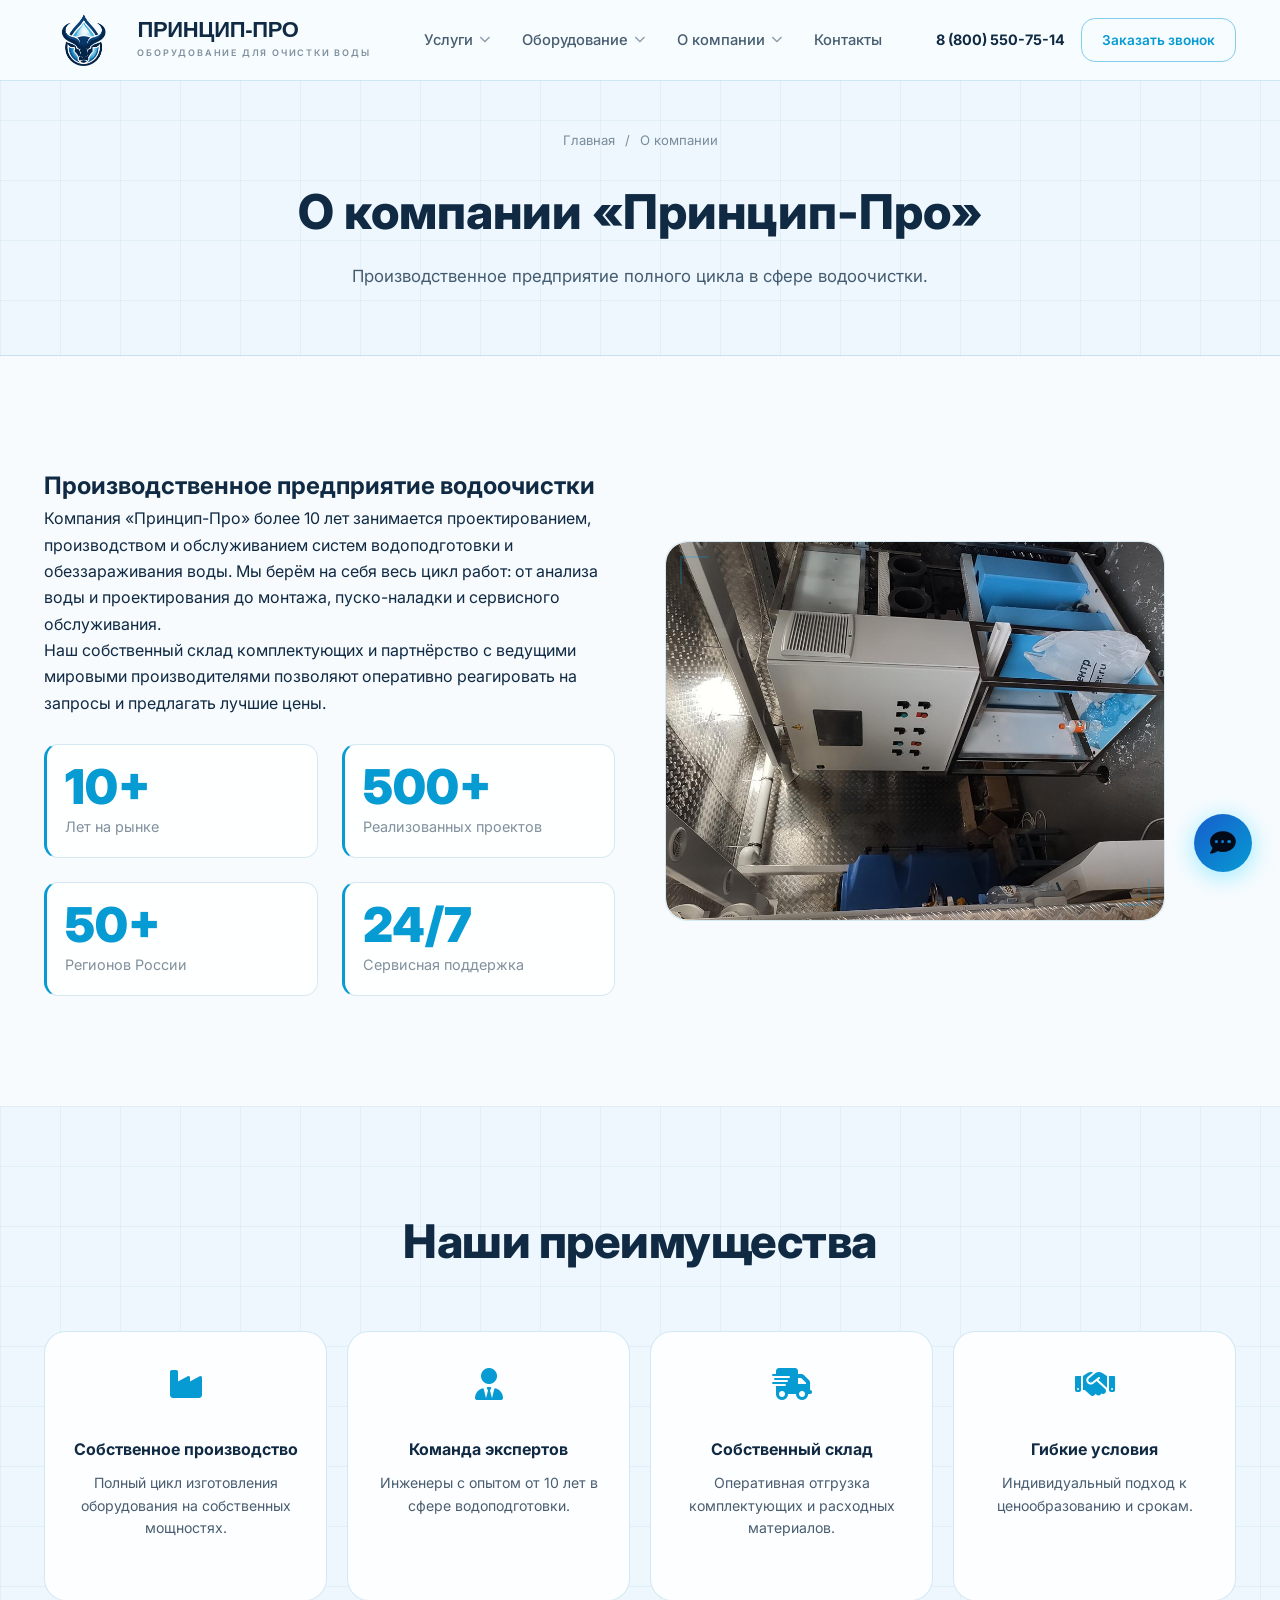
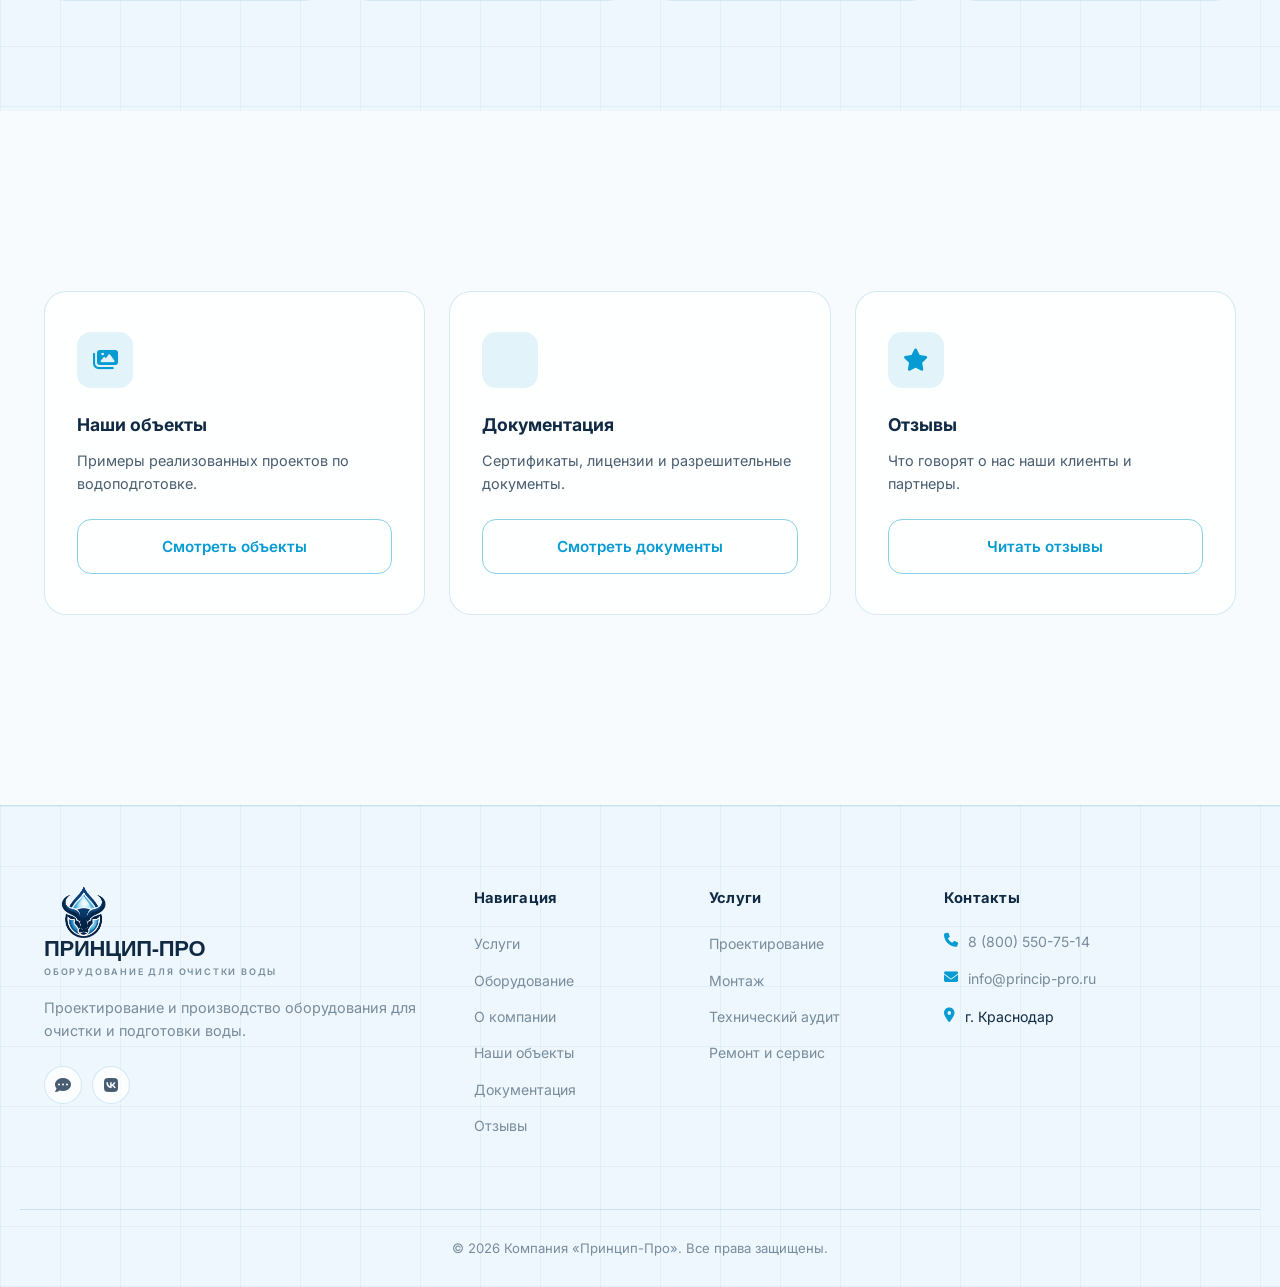
<file: about.html>
<!DOCTYPE html>
<html lang="ru">
<head>
    <meta charset="UTF-8">
    <meta name="viewport" content="width=device-width, initial-scale=1.0">
    <title>О компании «Принцип-Про» | Водоподготовка и водоочистка</title>
    <meta name="description" content="О компании Принцип-Про. Проектирование, производство и сервис систем водоочистки.">
    <meta property="og:title" content="О компании | Принцип-Про">
    <meta property="og:description" content="О компании Принцип-Про. Проектирование, производство и сервис систем водоочистки.">
    <meta property="og:type" content="website">
    <link rel="preconnect" href="https://fonts.googleapis.com">
    <link rel="preconnect" href="https://fonts.gstatic.com" crossorigin>
    <link href="https://fonts.googleapis.com/css2?family=Inter:wght@300;400;500;600;700&display=swap" rel="stylesheet">
    <link rel="stylesheet" href="https://cdnjs.cloudflare.com/ajax/libs/font-awesome/6.4.0/css/all.min.css">
    <link rel="stylesheet" href="css/styles.css?v=5">
</head>
<body>
    <header class="header">
        <div class="container header-container">
            <a href="index.html" class="logo logo-horizontal"><img src="images/bull-icon.png" alt="Логотип Принцип-Про"><div class="logo-text-wrapper"><span class="logo-title">ПРИНЦИП-ПРО</span><span class="logo-subtitle">Оборудование для очистки воды</span></div></a>
            <nav class="nav" id="nav-menu">
                <ul class="nav-list">
                    <li class="nav-item has-dropdown">
                        <a href="services.html" class="nav-link">Услуги <i class="fa-solid fa-chevron-down"></i></a>
                        <div class="dropdown">
                            <a href="services.html#design" class="dropdown-link"><i class="fa-solid fa-compass-drafting"></i> Проектирование</a>
                            <a href="services.html#montazh" class="dropdown-link"><i class="fa-solid fa-helmet-safety"></i> Монтаж</a>
                            <a href="services.html#audit" class="dropdown-link"><i class="fa-solid fa-magnifying-glass-chart"></i> Технический аудит</a>
                            <a href="services.html#modernization" class="dropdown-link"><i class="fa-solid fa-arrows-rotate"></i> Модернизация</a>
                            <a href="services.html#pnr" class="dropdown-link"><i class="fa-solid fa-play"></i> Пуско-наладка</a>
                            <a href="services.html#repair" class="dropdown-link"><i class="fa-solid fa-wrench"></i> Ремонт и сервис</a>
                        </div>
                    </li>
                    <li class="nav-item has-dropdown">
                        <a href="equipment.html" class="nav-link">Оборудование <i class="fa-solid fa-chevron-down"></i></a>
                        <div class="dropdown">
                            <a href="equipment.html#water-prep" class="dropdown-link"><i class="fa-solid fa-filter"></i> Водоподготовка</a>
                            <a href="equipment.html#electrolysis" class="dropdown-link"><i class="fa-solid fa-bolt"></i> Электролизные установки</a>
                            <a href="equipment.html#uv" class="dropdown-link"><i class="fa-solid fa-sun"></i> УФ-обеззараживание</a>
                            <a href="equipment.html#automation" class="dropdown-link"><i class="fa-solid fa-microchip"></i> АСУ ТП и автоматика</a>
                            <a href="equipment.html#reagents" class="dropdown-link"><i class="fa-solid fa-flask"></i> Реагенты</a>
                            <a href="equipment.html#parts" class="dropdown-link"><i class="fa-solid fa-gears"></i> Комплектующие</a>
                        </div>
                    </li>
                    <li class="nav-item has-dropdown">
                        <a href="about.html" class="nav-link">О компании <i class="fa-solid fa-chevron-down"></i></a>
                        <div class="dropdown">
                            <a href="about.html" class="dropdown-link"><i class="fa-solid fa-building"></i> О нас</a>
                            <a href="portfolio.html" class="dropdown-link"><i class="fa-solid fa-images"></i> Наши объекты</a>
                            <a href="docs.html" class="dropdown-link"><i class="fa-solid fa-file-certificate"></i> Документация</a>
                            <a href="reviews.html" class="dropdown-link"><i class="fa-solid fa-star"></i> Отзывы</a>
                        </div>
                    </li>
                    <li class="nav-item"><a href="contact.html" class="nav-link">Контакты</a></li>
                </ul>
            </nav>
            <div class="header-actions">
                <a href="tel:+78005507514" class="phone-link">8 (800) 550-75-14</a>
                <a href="contact.html" class="btn btn-outline header-btn">Заказать звонок</a>
                <button class="burger" id="burger-btn" type="button" aria-label="Открыть меню" aria-controls="nav-menu" aria-expanded="false"><i class="fa-solid fa-bars"></i></button>
            </div>
        </div>
    </header>

    <main>
        <section class="page-header">
            <div class="container">
                <div class="breadcrumbs">
                    <a href="index.html">Главная</a> <span>/</span> <span>О компании</span>
                </div>
                <h1>О компании «Принцип-Про»</h1>
                <p>Производственное предприятие полного цикла в сфере водоочистки.</p>
            </div>
        </section>

        <section class="section reveal">
            <div class="container about-grid">
                <div class="about-text">
                    <h2>Производственное предприятие водоочистки</h2>
                    <p>Компания «Принцип-Про» более 10 лет занимается проектированием, производством и обслуживанием систем водоподготовки и обеззараживания воды. Мы берём на себя весь цикл работ: от анализа воды и проектирования до монтажа, пуско-наладки и сервисного обслуживания.</p>
                    <p>Наш собственный склад комплектующих и партнёрство с ведущими мировыми производителями позволяют оперативно реагировать на запросы и предлагать лучшие цены.</p>
                    <div class="stats-grid">
                        <div class="stat-item">
                            <div class="stat-number">10+</div>
                            <div class="stat-label">Лет на рынке</div>
                        </div>
                        <div class="stat-item">
                            <div class="stat-number">500+</div>
                            <div class="stat-label">Реализованных проектов</div>
                        </div>
                        <div class="stat-item">
                            <div class="stat-number">50+</div>
                            <div class="stat-label">Регионов России</div>
                        </div>
                        <div class="stat-item">
                            <div class="stat-number">24/7</div>
                            <div class="stat-label">Сервисная поддержка</div>
                        </div>
                    </div>
                </div>
                <div class="service-image-placeholder">
                    <img src="images/equipment/montage.jpg" alt="О компании Принцип-Про">
                </div>
            </div>
        </section>

        <section class="section bg-light reveal">
            <div class="container">
                <div class="section-header text-center">
                    <h2>Наши преимущества</h2>
                </div>
                <div class="trust-grid">
                    <div class="trust-item routing-card">
                        <div class="trust-icon"><i class="fa-solid fa-industry"></i></div>
                        <h3>Собственное производство</h3>
                        <p>Полный цикл изготовления оборудования на собственных мощностях.</p>
                    </div>
                    <div class="trust-item routing-card">
                        <div class="trust-icon"><i class="fa-solid fa-user-tie"></i></div>
                        <h3>Команда экспертов</h3>
                        <p>Инженеры с опытом от 10 лет в сфере водоподготовки.</p>
                    </div>
                    <div class="trust-item routing-card">
                        <div class="trust-icon"><i class="fa-solid fa-truck-fast"></i></div>
                        <h3>Собственный склад</h3>
                        <p>Оперативная отгрузка комплектующих и расходных материалов.</p>
                    </div>
                    <div class="trust-item routing-card">
                        <div class="trust-icon"><i class="fa-solid fa-handshake"></i></div>
                        <h3>Гибкие условия</h3>
                        <p>Индивидуальный подход к ценообразованию и срокам.</p>
                    </div>
                </div>
            </div>
        </section>

        <section class="section reveal">
            <div class="container">
                <div class="routing-grid">
                    <a href="portfolio.html" class="routing-card">
                        <div class="routing-icon"><i class="fa-solid fa-images"></i></div>
                        <h3>Наши объекты</h3>
                        <p>Примеры реализованных проектов по водоподготовке.</p>
                        <span class="btn btn-outline" style="margin-top: auto;">Смотреть объекты</span>
                    </a>
                    <a href="docs.html" class="routing-card">
                        <div class="routing-icon"><i class="fa-solid fa-file-certificate"></i></div>
                        <h3>Документация</h3>
                        <p>Сертификаты, лицензии и разрешительные документы.</p>
                        <span class="btn btn-outline" style="margin-top: auto;">Смотреть документы</span>
                    </a>
                    <a href="reviews.html" class="routing-card">
                        <div class="routing-icon"><i class="fa-solid fa-star"></i></div>
                        <h3>Отзывы</h3>
                        <p>Что говорят о нас наши клиенты и партнеры.</p>
                        <span class="btn btn-outline" style="margin-top: auto;">Читать отзывы</span>
                    </a>
                </div>
            </div>
        </section>
    </main>

    <footer class="footer">
        <div class="container footer-container">
            <div class="footer-col brand-col">
            <a href="index.html" class="logo footer-logo logo-horizontal"><img src="images/bull-icon.png" alt="Логотип Принцип-Про"><div class="logo-text-wrapper"><span class="logo-title">ПРИНЦИП-ПРО</span><span class="logo-subtitle">Оборудование для очистки воды</span></div></a>
                <p class="footer-desc">Проектирование и производство оборудования для очистки и подготовки воды.</p>
                <div class="socials">
                    <a href="https://max.ru/u/f9LHodD0cOKvAIiG-JIegaAh4_w824uipHCIs8MOaPiqQI20B_xTAg_IQRk" aria-label="MAX Chat" target="_blank" title="�������� � MAX"><i class="fa-solid fa-comment-dots"></i></a>
                    <a href="#" aria-label="VK"><i class="fa-brands fa-vk"></i></a>
                </div>
            </div>
            <div class="footer-col">
                <p class="footer-title">Навигация</p>
                <ul class="footer-links">
                    <li><a href="services.html">Услуги</a></li>
                    <li><a href="equipment.html">Оборудование</a></li>
                    <li><a href="about.html">О компании</a></li>
                    <li><a href="portfolio.html">Наши объекты</a></li>
                    <li><a href="docs.html">Документация</a></li>
                    <li><a href="reviews.html">Отзывы</a></li>
                </ul>
            </div>
            <div class="footer-col">
                <p class="footer-title">Услуги</p>
                <ul class="footer-links">
                    <li><a href="services.html#design">Проектирование</a></li>
                    <li><a href="services.html#montazh">Монтаж</a></li>
                    <li><a href="services.html#audit">Технический аудит</a></li>
                    <li><a href="services.html#repair">Ремонт и сервис</a></li>
                </ul>
            </div>
            <div class="footer-col">
                <p class="footer-title">Контакты</p>
                <ul class="footer-contacts">
                    <li><i class="fa-solid fa-phone"></i> <a href="tel:+78005507514">8 (800) 550-75-14</a></li>
                    <li><i class="fa-solid fa-envelope"></i> <a href="mailto:info@princip-pro.ru">info@princip-pro.ru</a></li>
                    <li><i class="fa-solid fa-location-dot"></i> г. Краснодар</li>
                </ul>
            </div>
        </div>
        <div class="container footer-bottom">
            <p>&copy; 2026 Компания «Принцип-Про». Все права защищены.</p>
        </div>
    </footer>

    <!-- Modal -->
    <div class="modal-overlay" id="callback-modal">
        <div class="modal-content">
            <button class="modal-close"><i class="fa-solid fa-xmark"></i></button>
            <h3 class="modal-title">Оставить заявку</h3>
            <p class="modal-desc">Оставьте свои данные, и наш специалист свяжется с вами в течение 15 минут.</p>
            <form class="contact-form">
                <div class="form-group">
                    <input type="text" class="form-control" placeholder="Ваше имя" required>
                </div>
                <div class="form-group">
                    <input type="tel" class="form-control" placeholder="Ваш телефон" required>
                </div>
                <button type="submit" class="btn btn-primary" style="width:100%;">Жду звонка</button>
                <p class="policy-text" style="font-size: 0.8rem; color: var(--text-secondary); text-align: center; margin-top: 1rem;">Нажимая кнопку, вы соглашаетесь с <a href="policy.html" style="color: var(--accent-color);">политикой конфиденциальности</a>.</p>
            </form>
        </div>
    </div>

        <!-- MAX Widget -->
    
    <script src="js/script.js?v=5"></script>
<a href="https://max.ru/u/f9LHodD0cOKvAIiG-JIegaAh4_w824uipHCIs8MOaPiqQI20B_xTAg_IQRk" target="_blank" class="floating-chat" title="�������� � MAX">
    <i class="fa-solid fa-comment-dots"></i>
</a>
</body>
</html>
</file>
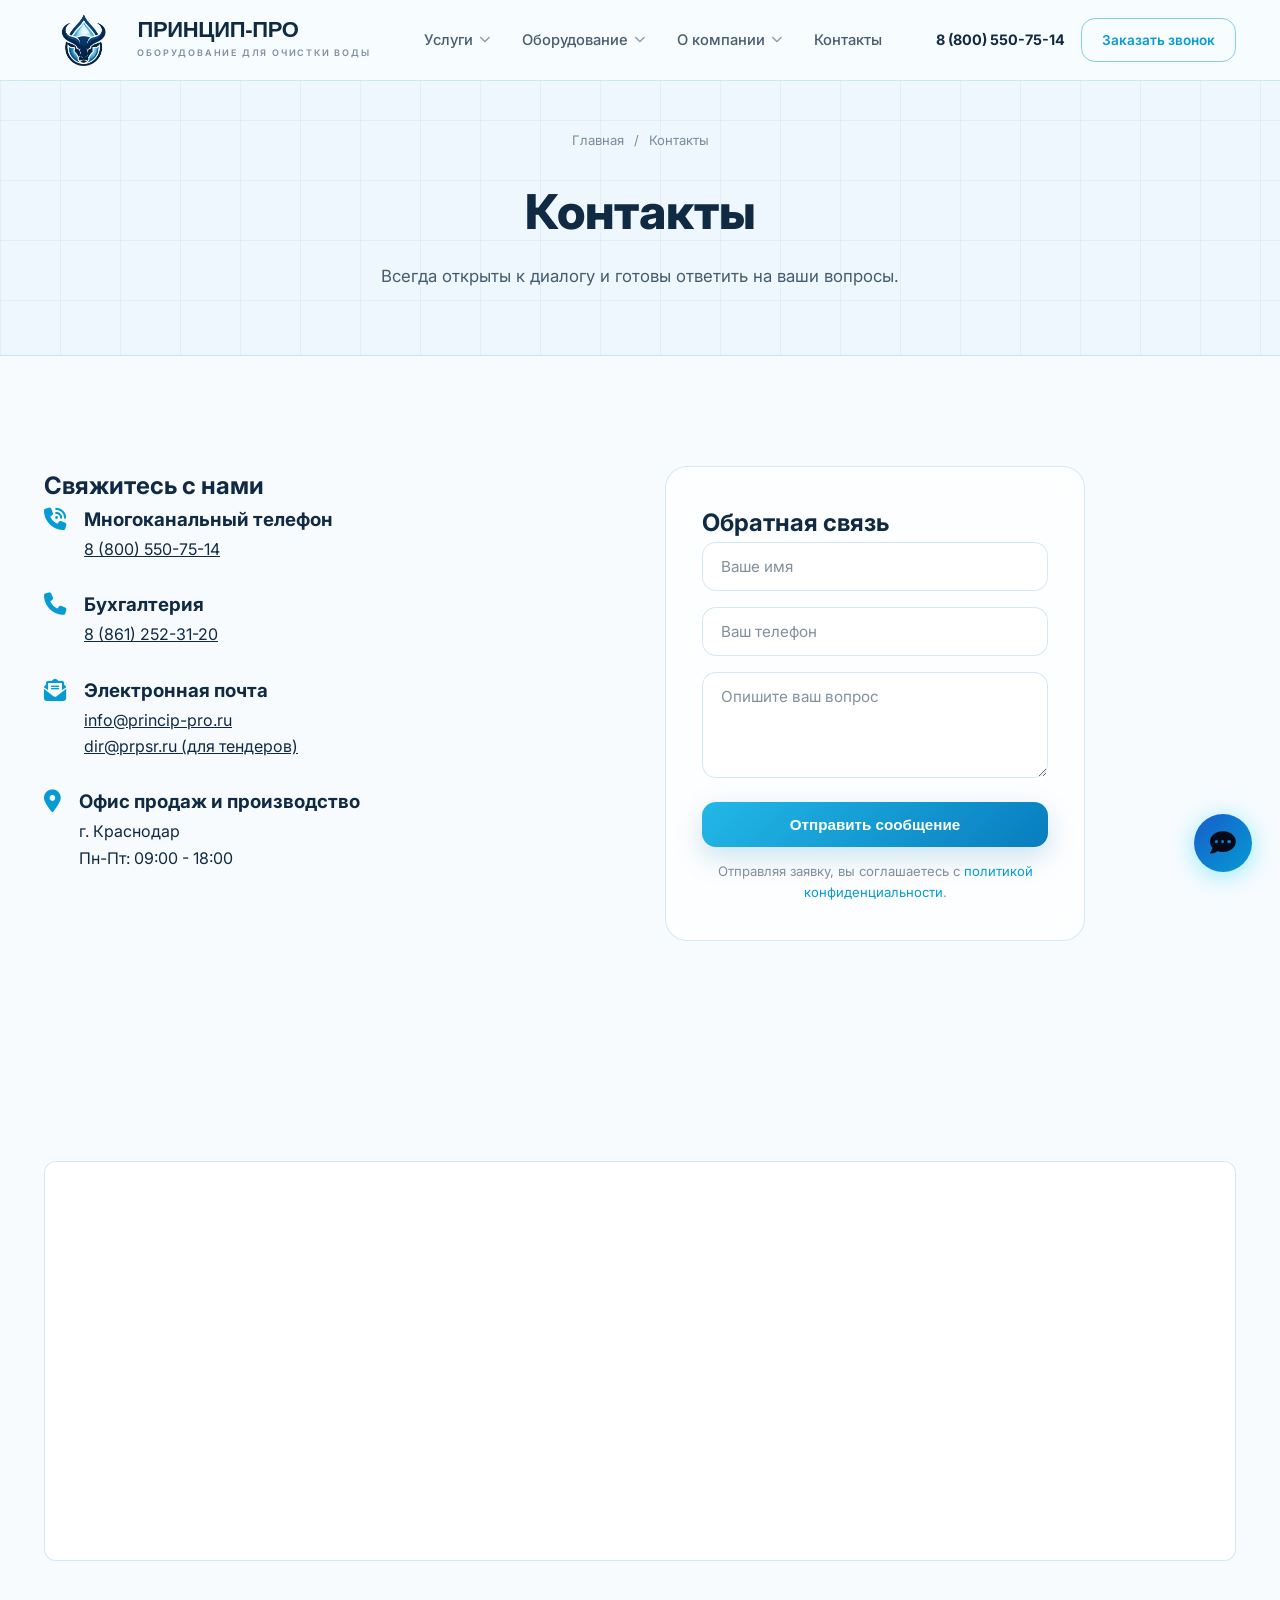
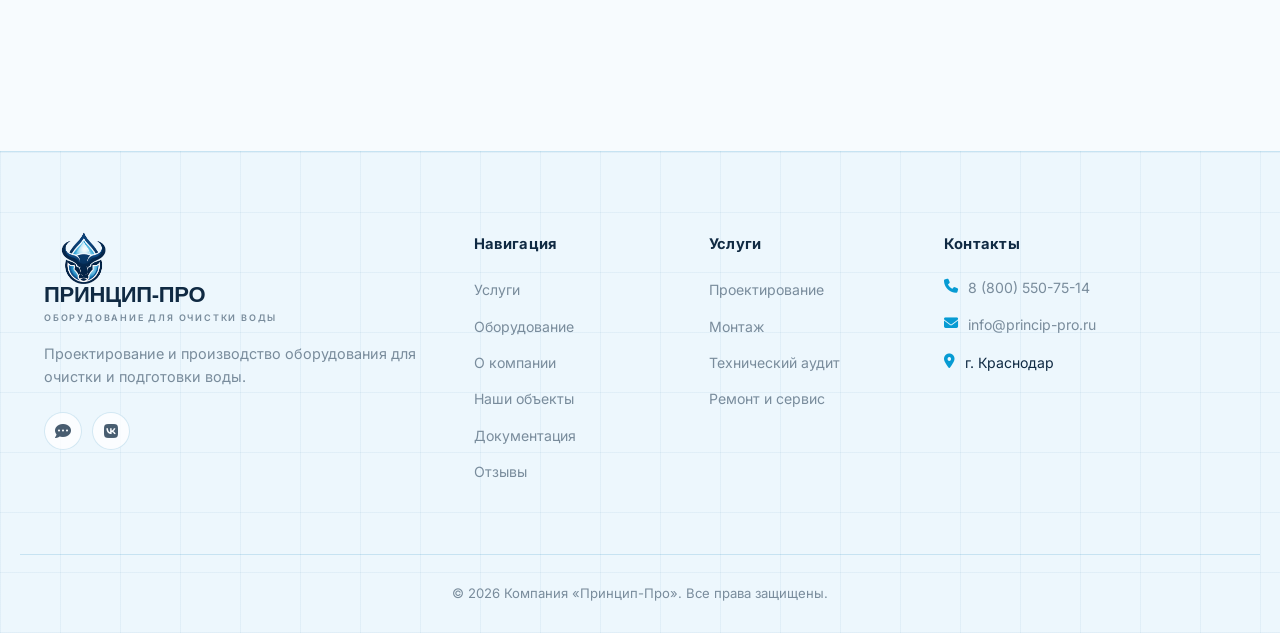
<file: contact.html>
<!DOCTYPE html>
<html lang="ru">
<head>
    <meta charset="UTF-8">
    <meta name="viewport" content="width=device-width, initial-scale=1.0">
    <title>Контакты «Принцип-Про» | Водоочистка и водоподготовка</title>
    <meta name="description" content="О компании Принцип-Про. Проектирование, производство и сервис систем водоочистки.">
    <meta property="og:title" content="О компании | Принцип-Про">
    <meta property="og:description" content="О компании Принцип-Про. Проектирование, производство и сервис систем водоочистки.">
    <meta property="og:type" content="website">
    <link rel="preconnect" href="https://fonts.googleapis.com">
    <link rel="preconnect" href="https://fonts.gstatic.com" crossorigin>
    <link href="https://fonts.googleapis.com/css2?family=Inter:wght@300;400;500;600;700&display=swap" rel="stylesheet">
    <link rel="stylesheet" href="https://cdnjs.cloudflare.com/ajax/libs/font-awesome/6.4.0/css/all.min.css">
    <link rel="stylesheet" href="css/styles.css?v=5">
</head>
<body>
    <header class="header">
        <div class="container header-container">
            <a href="index.html" class="logo logo-horizontal"><img src="images/bull-icon.png" alt="Логотип Принцип-Про"><div class="logo-text-wrapper"><span class="logo-title">ПРИНЦИП-ПРО</span><span class="logo-subtitle">Оборудование для очистки воды</span></div></a>
            <nav class="nav" id="nav-menu">
                <ul class="nav-list">
                    <li class="nav-item has-dropdown">
                        <a href="services.html" class="nav-link">Услуги <i class="fa-solid fa-chevron-down"></i></a>
                        <div class="dropdown">
                            <a href="services.html#design" class="dropdown-link"><i class="fa-solid fa-compass-drafting"></i> Проектирование</a>
                            <a href="services.html#montazh" class="dropdown-link"><i class="fa-solid fa-helmet-safety"></i> Монтаж</a>
                            <a href="services.html#audit" class="dropdown-link"><i class="fa-solid fa-magnifying-glass-chart"></i> Технический аудит</a>
                            <a href="services.html#modernization" class="dropdown-link"><i class="fa-solid fa-arrows-rotate"></i> Модернизация</a>
                            <a href="services.html#pnr" class="dropdown-link"><i class="fa-solid fa-play"></i> Пуско-наладка</a>
                            <a href="services.html#repair" class="dropdown-link"><i class="fa-solid fa-wrench"></i> Ремонт и сервис</a>
                        </div>
                    </li>
                    <li class="nav-item has-dropdown">
                        <a href="equipment.html" class="nav-link">Оборудование <i class="fa-solid fa-chevron-down"></i></a>
                        <div class="dropdown">
                            <a href="equipment.html#water-prep" class="dropdown-link"><i class="fa-solid fa-filter"></i> Водоподготовка</a>
                            <a href="equipment.html#electrolysis" class="dropdown-link"><i class="fa-solid fa-bolt"></i> Электролизные установки</a>
                            <a href="equipment.html#uv" class="dropdown-link"><i class="fa-solid fa-sun"></i> УФ-обеззараживание</a>
                            <a href="equipment.html#automation" class="dropdown-link"><i class="fa-solid fa-microchip"></i> АСУ ТП и автоматика</a>
                            <a href="equipment.html#reagents" class="dropdown-link"><i class="fa-solid fa-flask"></i> Реагенты</a>
                            <a href="equipment.html#parts" class="dropdown-link"><i class="fa-solid fa-gears"></i> Комплектующие</a>
                        </div>
                    </li>
                    <li class="nav-item has-dropdown">
                        <a href="about.html" class="nav-link">О компании <i class="fa-solid fa-chevron-down"></i></a>
                        <div class="dropdown">
                            <a href="about.html" class="dropdown-link"><i class="fa-solid fa-building"></i> О нас</a>
                            <a href="portfolio.html" class="dropdown-link"><i class="fa-solid fa-images"></i> Наши объекты</a>
                            <a href="docs.html" class="dropdown-link"><i class="fa-solid fa-file-certificate"></i> Документация</a>
                            <a href="reviews.html" class="dropdown-link"><i class="fa-solid fa-star"></i> Отзывы</a>
                        </div>
                    </li>
                    <li class="nav-item"><a href="contact.html" class="nav-link">Контакты</a></li>
                </ul>
            </nav>
            <div class="header-actions">
                <a href="tel:+78005507514" class="phone-link">8 (800) 550-75-14</a>
                <a href="contact.html" class="btn btn-outline header-btn">Заказать звонок</a>
                <button class="burger" id="burger-btn" type="button" aria-label="Открыть меню" aria-controls="nav-menu" aria-expanded="false"><i class="fa-solid fa-bars"></i></button>
            </div>
        </div>
    </header>

    <main>
    <section class="page-header">
        <div class="container">
            <div class="breadcrumbs">
                <a href="index.html">Главная</a> <span>/</span> <span>Контакты</span>
            </div>
            <h1>Контакты</h1>
            <p>Всегда открыты к диалогу и готовы ответить на ваши вопросы.</p>
        </div>
    </section>

    <section class="section reveal">
        <div class="container contact-container">
            <div class="contact-info-wrap">
                <h2>Свяжитесь с нами</h2>
                <div class="contact-detail">
                    <div class="contact-icon">
                        <i class="fa-solid fa-phone-volume"></i>
                    </div>
                    <div>
                        <h3>Многоканальный телефон</h3>
                        <p><a href="tel:+78005507514">8 (800) 550-75-14</a></p>
                    </div>
                </div>
                <div class="contact-detail">
                    <div class="contact-icon">
                        <i class="fa-solid fa-phone"></i>
                    </div>
                    <div>
                        <h3>Бухгалтерия</h3>
                        <p><a href="tel:+78612523120">8 (861) 252-31-20</a></p>
                    </div>
                </div>
                <div class="contact-detail">
                    <div class="contact-icon">
                        <i class="fa-solid fa-envelope-open-text"></i>
                    </div>
                    <div>
                        <h3>Электронная почта</h3>
                        <p><a href="mailto:info@princip-pro.ru">info@princip-pro.ru</a></p>
                        <p><a href="mailto:dir@prpsr.ru">dir@prpsr.ru (для тендеров)</a></p>
                    </div>
                </div>
                <div class="contact-detail">
                    <div class="contact-icon">
                        <i class="fa-solid fa-location-dot"></i>
                    </div>
                    <div>
                        <h3>Офис продаж и производство</h3>
                        <p>г. Краснодар</p>
                        <p>Пн-Пт: 09:00 - 18:00</p>
                    </div>
                </div>
            </div>

            <div class="cta-form-container">
                <h2>Обратная связь</h2>
                <form class="contact-form">
                    <div class="form-group">
                        <input type="text" class="form-control" placeholder="Ваше имя" required>
                    </div>
                    <div class="form-group">
                        <input type="tel" class="form-control" placeholder="Ваш телефон" required>
                    </div>
                    <div class="form-group">
                        <textarea class="form-control" placeholder="Опишите ваш вопрос" rows="4"></textarea>
                    </div>
                    <button type="submit" class="btn btn-primary btn-block">Отправить сообщение</button>
                    <p class="policy-text">Отправляя заявку, вы соглашаетесь с <a href="policy.html">политикой конфиденциальности</a>.</p>
                </form>
            </div>
        </div>
    </section>

    <section class="section map-section reveal">
        <div class="container">
            <div class="map-wrapper" style="overflow:hidden; border-radius:12px; height:400px; width:100%;">
                <iframe src="https://yandex.ru/map-widget/v1/?ll=38.990764%2C45.063661&z=17&pt=38.990764,45.063661,pm2rdm" width="100%" height="400" frameborder="0"></iframe>
            </div>
        </div>
    </section>
</main>

    <footer class="footer">
        <div class="container footer-container">
            <div class="footer-col brand-col">
            <a href="index.html" class="logo footer-logo logo-horizontal"><img src="images/bull-icon.png" alt="Логотип Принцип-Про"><div class="logo-text-wrapper"><span class="logo-title">ПРИНЦИП-ПРО</span><span class="logo-subtitle">Оборудование для очистки воды</span></div></a>
                <p class="footer-desc">Проектирование и производство оборудования для очистки и подготовки воды.</p>
                <div class="socials">
                    <a href="https://max.ru/u/f9LHodD0cOKvAIiG-JIegaAh4_w824uipHCIs8MOaPiqQI20B_xTAg_IQRk" aria-label="MAX Chat" target="_blank" title="�������� � MAX"><i class="fa-solid fa-comment-dots"></i></a>
                    <a href="#" aria-label="VK"><i class="fa-brands fa-vk"></i></a>
                </div>
            </div>
            <div class="footer-col">
                <p class="footer-title">Навигация</p>
                <ul class="footer-links">
                    <li><a href="services.html">Услуги</a></li>
                    <li><a href="equipment.html">Оборудование</a></li>
                    <li><a href="about.html">О компании</a></li>
                    <li><a href="portfolio.html">Наши объекты</a></li>
                    <li><a href="docs.html">Документация</a></li>
                    <li><a href="reviews.html">Отзывы</a></li>
                </ul>
            </div>
            <div class="footer-col">
                <p class="footer-title">Услуги</p>
                <ul class="footer-links">
                    <li><a href="services.html#design">Проектирование</a></li>
                    <li><a href="services.html#montazh">Монтаж</a></li>
                    <li><a href="services.html#audit">Технический аудит</a></li>
                    <li><a href="services.html#repair">Ремонт и сервис</a></li>
                </ul>
            </div>
            <div class="footer-col">
                <p class="footer-title">Контакты</p>
                <ul class="footer-contacts">
                    <li><i class="fa-solid fa-phone"></i> <a href="tel:+78005507514">8 (800) 550-75-14</a></li>
                    <li><i class="fa-solid fa-envelope"></i> <a href="mailto:info@princip-pro.ru">info@princip-pro.ru</a></li>
                    <li><i class="fa-solid fa-location-dot"></i> г. Краснодар</li>
                </ul>
            </div>
        </div>
        <div class="container footer-bottom">
            <p>&copy; 2026 Компания «Принцип-Про». Все права защищены.</p>
        </div>
    </footer>

    <!-- Modal -->
    <div class="modal-overlay" id="callback-modal">
        <div class="modal-content">
            <button class="modal-close"><i class="fa-solid fa-xmark"></i></button>
            <h3 class="modal-title">Оставить заявку</h3>
            <p class="modal-desc">Оставьте свои данные, и наш специалист свяжется с вами в течение 15 минут.</p>
            <form class="contact-form">
                <div class="form-group">
                    <input type="text" class="form-control" placeholder="Ваше имя" required>
                </div>
                <div class="form-group">
                    <input type="tel" class="form-control" placeholder="Ваш телефон" required>
                </div>
                <button type="submit" class="btn btn-primary" style="width:100%;">Жду звонка</button>
                <p class="policy-text" style="font-size: 0.8rem; color: var(--text-secondary); text-align: center; margin-top: 1rem;">Нажимая кнопку, вы соглашаетесь с <a href="policy.html" style="color: var(--accent-color);">политикой конфиденциальности</a>.</p>
            </form>
        </div>
    </div>

        <!-- MAX Widget -->
    
    <script src="js/script.js?v=5"></script>
<a href="https://max.ru/u/f9LHodD0cOKvAIiG-JIegaAh4_w824uipHCIs8MOaPiqQI20B_xTAg_IQRk" target="_blank" class="floating-chat" title="�������� � MAX">
    <i class="fa-solid fa-comment-dots"></i>
</a>
</body>
</html>
</file>
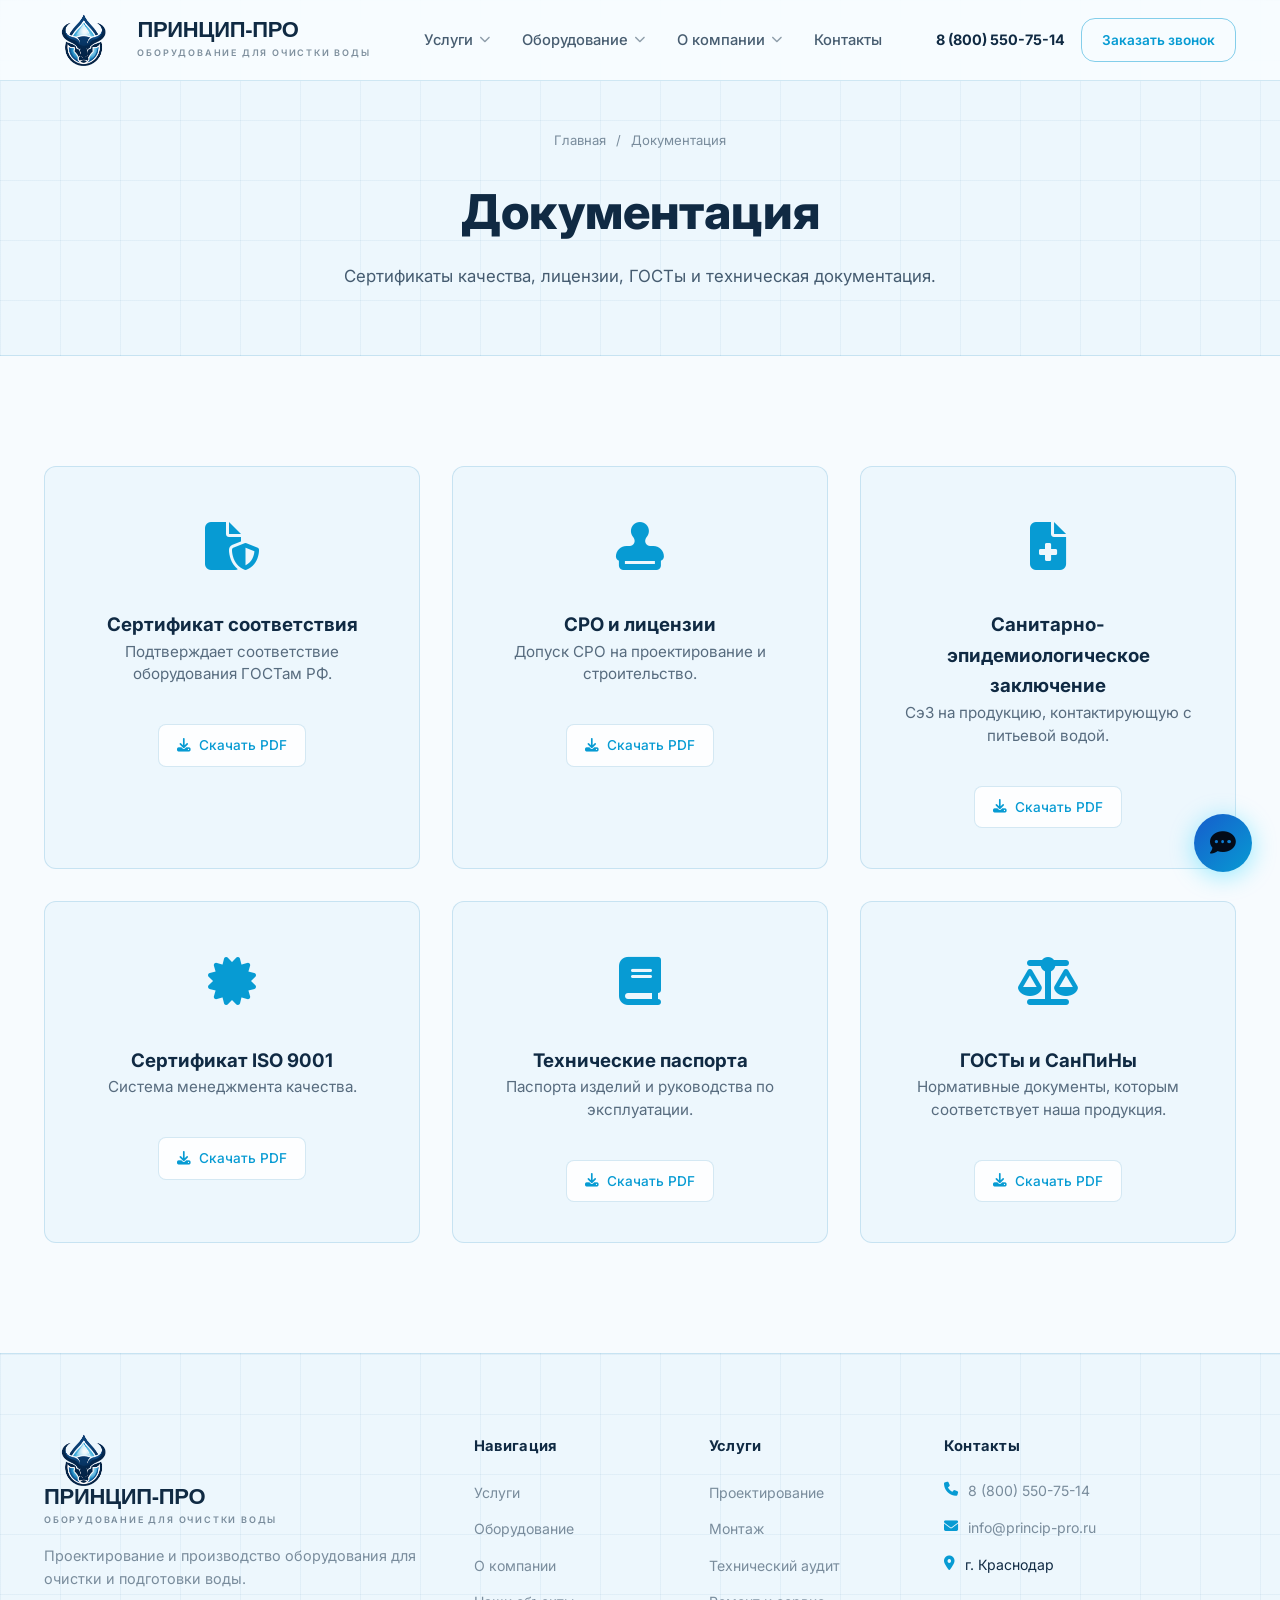
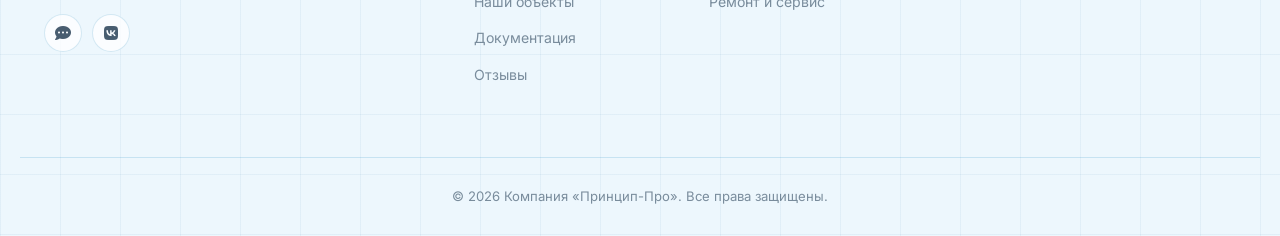
<file: docs.html>
<!DOCTYPE html>
<html lang="ru">
<head>
    <meta charset="UTF-8">
    <meta name="viewport" content="width=device-width, initial-scale=1.0">
    <title>Документация | Принцип-Про</title>
    <meta name="description" content="Сертификаты качества, лицензии, ГОСТы и техническая документация компании «Принцип-Про».">
    <meta property="og:title" content="Документация | Принцип-Про">
    <meta property="og:description" content="Сертификаты качества, лицензии, ГОСТы и техническая документация компании «Принцип-Про».">
    <meta property="og:type" content="website">
    <!-- Google Fonts -->
    <link rel="preconnect" href="https://fonts.googleapis.com">
    <link rel="preconnect" href="https://fonts.gstatic.com" crossorigin>
    <link href="https://fonts.googleapis.com/css2?family=Inter:wght@300;400;500;600;700&display=swap" rel="stylesheet">
    <!-- FontAwesome -->
    <link rel="stylesheet" href="https://cdnjs.cloudflare.com/ajax/libs/font-awesome/6.4.0/css/all.min.css">
    <!-- Custom CSS -->
    <link rel="stylesheet" href="css/styles.css?v=5">
    <style>
        .docs-grid { display: grid; grid-template-columns: repeat(auto-fit, minmax(300px, 1fr)); gap: 2rem; }
        .doc-card { padding: 2.5rem 2rem; background: var(--bg-light); border-radius: 12px; border: 1px solid var(--border-color); text-align: center; transition: all 0.3s ease; }
        .doc-card:hover { transform: translateY(-5px); box-shadow: 0 10px 20px rgba(0,0,0,0.05); }
        .doc-icon { font-size: 3rem; color: var(--accent-color); margin-bottom: 1.5rem; }
        .doc-card h4 { margin-bottom: 1rem; font-size: 1.25rem; }
        .doc-card p { margin-bottom: 1.5rem; color: var(--text-secondary); font-size: 0.95rem; line-height: 1.5; }
        .doc-download { display: inline-flex; align-items: center; gap: 0.5rem; color: var(--accent-color); text-decoration: none; font-weight: 500; transition: color 0.3s ease; }
        .doc-download:hover { color: var(--accent-hover); }
    </style>
</head>
<body>
<header class="header">
    <div class="container header-container">
            <a href="index.html" class="logo logo-horizontal"><img src="images/bull-icon.png" alt="Логотип Принцип-Про"><div class="logo-text-wrapper"><span class="logo-title">ПРИНЦИП-ПРО</span><span class="logo-subtitle">Оборудование для очистки воды</span></div></a>
        <nav class="nav" id="nav-menu">
            <ul class="nav-list">
                <li class="nav-item has-dropdown">
                    <a href="services.html" class="nav-link">Услуги <i class="fa-solid fa-chevron-down"></i></a>
                    <div class="dropdown">
                        <a href="services.html#design" class="dropdown-link"><i class="fa-solid fa-compass-drafting"></i> Проектирование</a>
                        <a href="services.html#montazh" class="dropdown-link"><i class="fa-solid fa-helmet-safety"></i> Монтаж</a>
                        <a href="services.html#audit" class="dropdown-link"><i class="fa-solid fa-magnifying-glass-chart"></i> Технический аудит</a>
                        <a href="services.html#modernization" class="dropdown-link"><i class="fa-solid fa-arrows-rotate"></i> Модернизация</a>
                        <a href="services.html#pnr" class="dropdown-link"><i class="fa-solid fa-play"></i> Пуско-наладка</a>
                        <a href="services.html#repair" class="dropdown-link"><i class="fa-solid fa-wrench"></i> Ремонт и сервис</a>
                    </div>
                </li>
                <li class="nav-item has-dropdown">
                    <a href="equipment.html" class="nav-link">Оборудование <i class="fa-solid fa-chevron-down"></i></a>
                    <div class="dropdown">
                        <a href="equipment.html#water-prep" class="dropdown-link"><i class="fa-solid fa-filter"></i> Водоподготовка</a>
                        <a href="equipment.html#electrolysis" class="dropdown-link"><i class="fa-solid fa-bolt"></i> Электролизные установки</a>
                        <a href="equipment.html#uv" class="dropdown-link"><i class="fa-solid fa-sun"></i> УФ-обеззараживание</a>
                        <a href="equipment.html#automation" class="dropdown-link"><i class="fa-solid fa-microchip"></i> АСУ ТП и автоматика</a>
                        <a href="equipment.html#reagents" class="dropdown-link"><i class="fa-solid fa-flask"></i> Реагенты</a>
                        <a href="equipment.html#parts" class="dropdown-link"><i class="fa-solid fa-gears"></i> Комплектующие</a>
                    </div>
                </li>
                <li class="nav-item has-dropdown">
                    <a href="about.html" class="nav-link">О компании <i class="fa-solid fa-chevron-down"></i></a>
                    <div class="dropdown">
                        <a href="about.html" class="dropdown-link"><i class="fa-solid fa-building"></i> О нас</a>
                        <a href="portfolio.html" class="dropdown-link"><i class="fa-solid fa-images"></i> Наши объекты</a>
                        <a href="docs.html" class="dropdown-link"><i class="fa-solid fa-file-certificate"></i> Документация</a>
                        <a href="reviews.html" class="dropdown-link"><i class="fa-solid fa-star"></i> Отзывы</a>
                    </div>
                </li>
                <li class="nav-item"><a href="contact.html" class="nav-link">Контакты</a></li>
            </ul>
        </nav>
        <div class="header-actions">
            <a href="tel:+78005507514" class="phone-link">8 (800) 550-75-14</a>
            <a href="contact.html" class="btn btn-outline header-btn">Заказать звонок</a>
                <button class="burger" id="burger-btn" type="button" aria-label="Открыть меню" aria-controls="nav-menu" aria-expanded="false"><i class="fa-solid fa-bars"></i></button>
        </div>
    </div>
</header>

<main>
    <section class="page-header">
        <div class="container">
            <div class="breadcrumbs">
                <a href="index.html">Главная</a> <span>/</span> <span>Документация</span>
            </div>
            <h1>Документация</h1>
            <p>Сертификаты качества, лицензии, ГОСТы и техническая документация.</p>
        </div>
    </section>

    <section class="section reveal">
        <div class="container">
            <h2 class="sr-only">Документы компании</h2>
            <div class="docs-grid">
                <div class="doc-card">
                    <div class="doc-icon"><i class="fa-solid fa-file-shield"></i></div>
                    <h3>Сертификат соответствия</h3>
                    <p>Подтверждает соответствие оборудования ГОСТам РФ.</p>
                    <a href="#" class="doc-download"><i class="fa-solid fa-download"></i> Скачать PDF</a>
                </div>
                <div class="doc-card">
                    <div class="doc-icon"><i class="fa-solid fa-stamp"></i></div>
                    <h3>СРО и лицензии</h3>
                    <p>Допуск СРО на проектирование и строительство.</p>
                    <a href="#" class="doc-download"><i class="fa-solid fa-download"></i> Скачать PDF</a>
                </div>
                <div class="doc-card">
                    <div class="doc-icon"><i class="fa-solid fa-file-medical"></i></div>
                    <h3>Санитарно-эпидемиологическое заключение</h3>
                    <p>СэЗ на продукцию, контактирующую с питьевой водой.</p>
                    <a href="#" class="doc-download"><i class="fa-solid fa-download"></i> Скачать PDF</a>
                </div>
                <div class="doc-card">
                    <div class="doc-icon"><i class="fa-solid fa-certificate"></i></div>
                    <h3>Сертификат ISO 9001</h3>
                    <p>Система менеджмента качества.</p>
                    <a href="#" class="doc-download"><i class="fa-solid fa-download"></i> Скачать PDF</a>
                </div>
                <div class="doc-card">
                    <div class="doc-icon"><i class="fa-solid fa-book"></i></div>
                    <h3>Технические паспорта</h3>
                    <p>Паспорта изделий и руководства по эксплуатации.</p>
                    <a href="#" class="doc-download"><i class="fa-solid fa-download"></i> Скачать PDF</a>
                </div>
                <div class="doc-card">
                    <div class="doc-icon"><i class="fa-solid fa-scale-balanced"></i></div>
                    <h3>ГОСТы и СанПиНы</h3>
                    <p>Нормативные документы, которым соответствует наша продукция.</p>
                    <a href="#" class="doc-download"><i class="fa-solid fa-download"></i> Скачать PDF</a>
                </div>
            </div>
        </div>
    </section>
</main>

<footer class="footer">
    <div class="container footer-container">
        <div class="footer-col brand-col">
            <a href="index.html" class="logo footer-logo logo-horizontal"><img src="images/bull-icon.png" alt="Логотип Принцип-Про"><div class="logo-text-wrapper"><span class="logo-title">ПРИНЦИП-ПРО</span><span class="logo-subtitle">Оборудование для очистки воды</span></div></a>
            <p class="footer-desc">Проектирование и производство оборудования для очистки и подготовки воды.</p>
            <div class="socials">
                <a href="https://max.ru/u/f9LHodD0cOKvAIiG-JIegaAh4_w824uipHCIs8MOaPiqQI20B_xTAg_IQRk" aria-label="MAX Chat" target="_blank" title="Написать в MAX"><i class="fa-solid fa-comment-dots"></i></a>
                <a href="#" aria-label="VK"><i class="fa-brands fa-vk"></i></a>
            </div>
        </div>
        <div class="footer-col">
                <p class="footer-title">Навигация</p>
            <ul class="footer-links">
                <li><a href="services.html">Услуги</a></li>
                <li><a href="equipment.html">Оборудование</a></li>
                <li><a href="about.html">О компании</a></li>
                <li><a href="portfolio.html">Наши объекты</a></li>
                <li><a href="docs.html">Документация</a></li>
                <li><a href="reviews.html">Отзывы</a></li>
            </ul>
        </div>
        <div class="footer-col">
                <p class="footer-title">Услуги</p>
            <ul class="footer-links">
                <li><a href="services.html#design">Проектирование</a></li>
                <li><a href="services.html#montazh">Монтаж</a></li>
                <li><a href="services.html#audit">Технический аудит</a></li>
                <li><a href="services.html#repair">Ремонт и сервис</a></li>
            </ul>
        </div>
        <div class="footer-col">
                <p class="footer-title">Контакты</p>
            <ul class="footer-contacts">
                <li><i class="fa-solid fa-phone"></i> <a href="tel:+78005507514">8 (800) 550-75-14</a></li>
                <li><i class="fa-solid fa-envelope"></i> <a href="mailto:info@princip-pro.ru">info@princip-pro.ru</a></li>
                <li><i class="fa-solid fa-location-dot"></i> г. Краснодар</li>
            </ul>
        </div>
    </div>
    <div class="container footer-bottom">
        <p>&copy; 2026 Компания «Принцип-Про». Все права защищены.</p>
    </div>
</footer>
    <!-- Modal -->
    <div class="modal-overlay" id="callback-modal">
        <div class="modal-content">
            <button class="modal-close"><i class="fa-solid fa-xmark"></i></button>
            <h3 class="modal-title">Оставить заявку</h3>
            <p class="modal-desc">Оставьте свои данные, и наш специалист свяжется с вами в течение 15 минут.</p>
            <form class="contact-form">
                <div class="form-group">
                    <input type="text" class="form-control" placeholder="Ваше имя" required>
                </div>
                <div class="form-group">
                    <input type="tel" class="form-control" placeholder="Ваш телефон" required>
                </div>
                <button type="submit" class="btn btn-primary" style="width:100%;">Жду звонка</button>
                <p class="policy-text" style="font-size: 0.8rem; color: var(--text-secondary); text-align: center; margin-top: 1rem;">Нажимая кнопку, вы соглашаетесь с <a href="policy.html" style="color: var(--accent-color);">политикой конфиденциальности</a>.</p>
            </form>
        </div>
    </div>

        <!-- MAX Widget -->
    
    <script src="js/script.js?v=5"></script>
<a href="https://max.ru/u/f9LHodD0cOKvAIiG-JIegaAh4_w824uipHCIs8MOaPiqQI20B_xTAg_IQRk" target="_blank" class="floating-chat" title="Написать в MAX">
    <i class="fa-solid fa-comment-dots"></i>
</a>
</body>
</html>
</file>
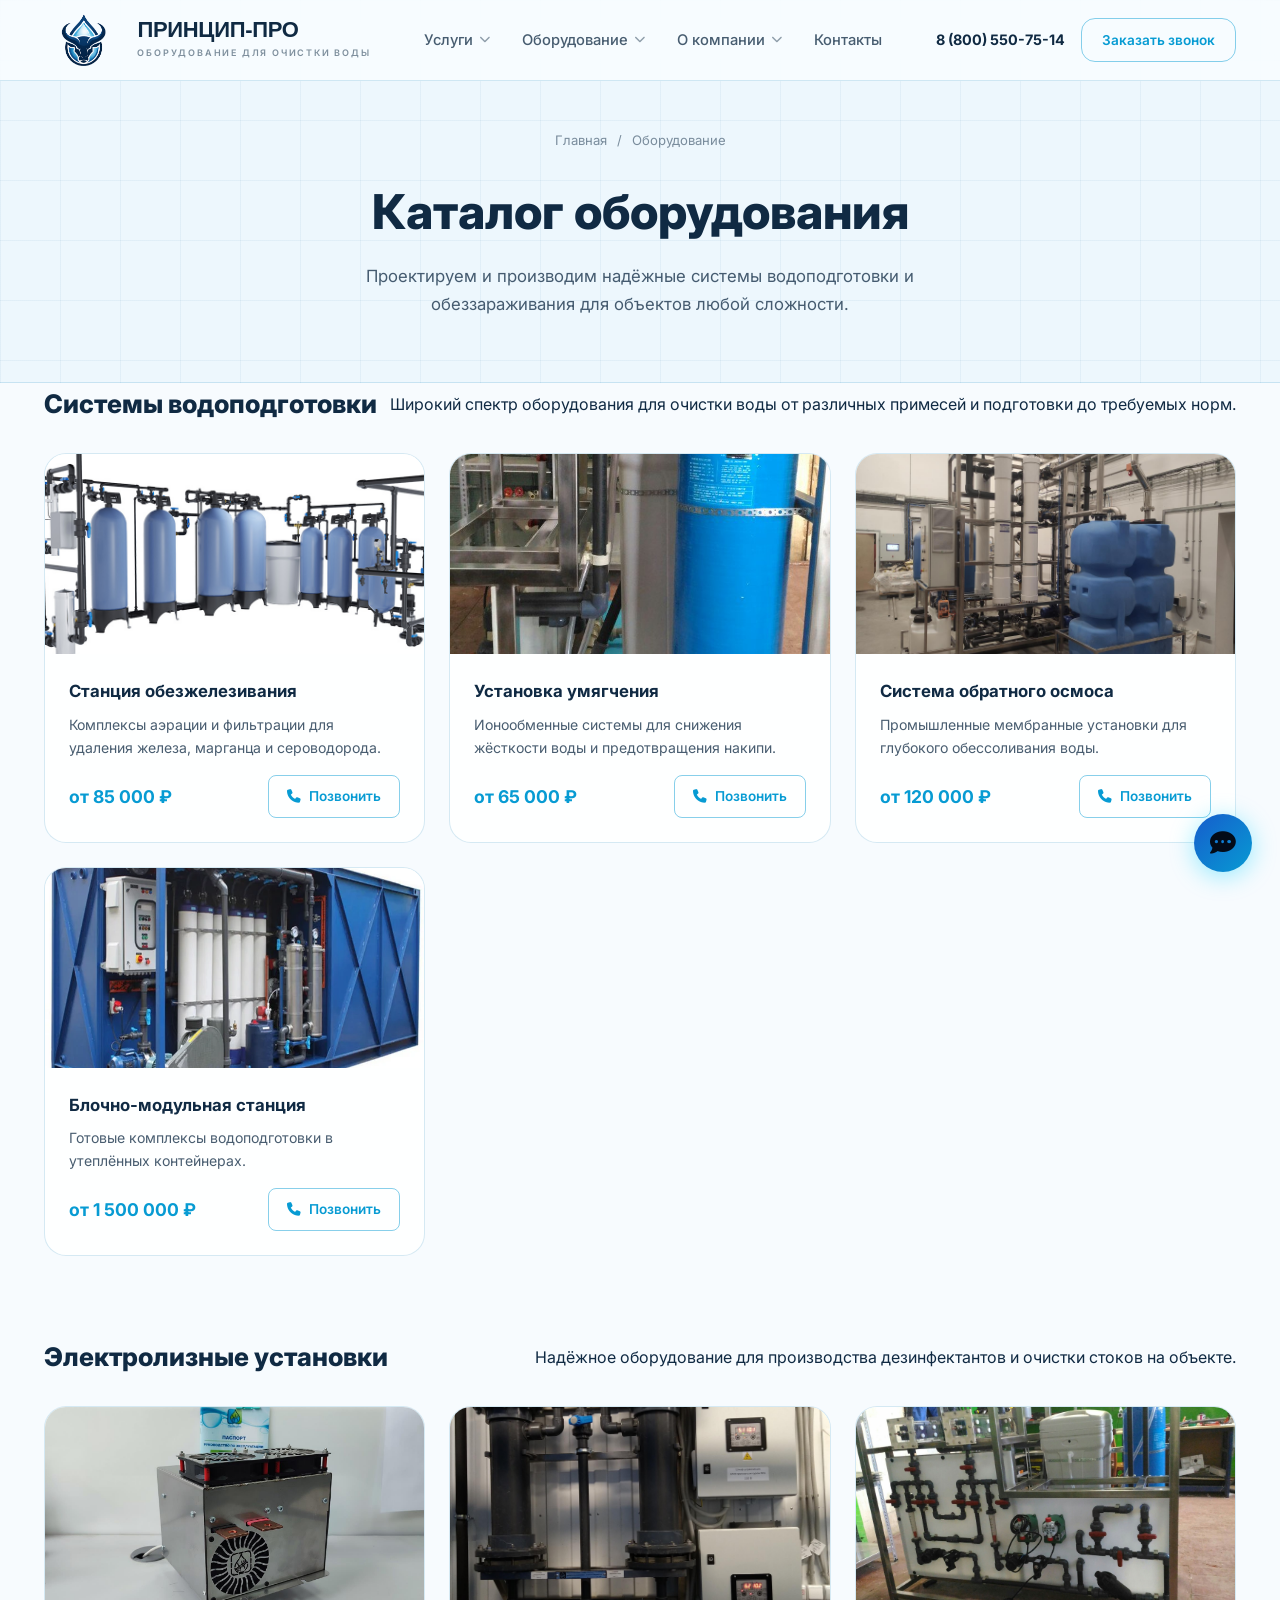
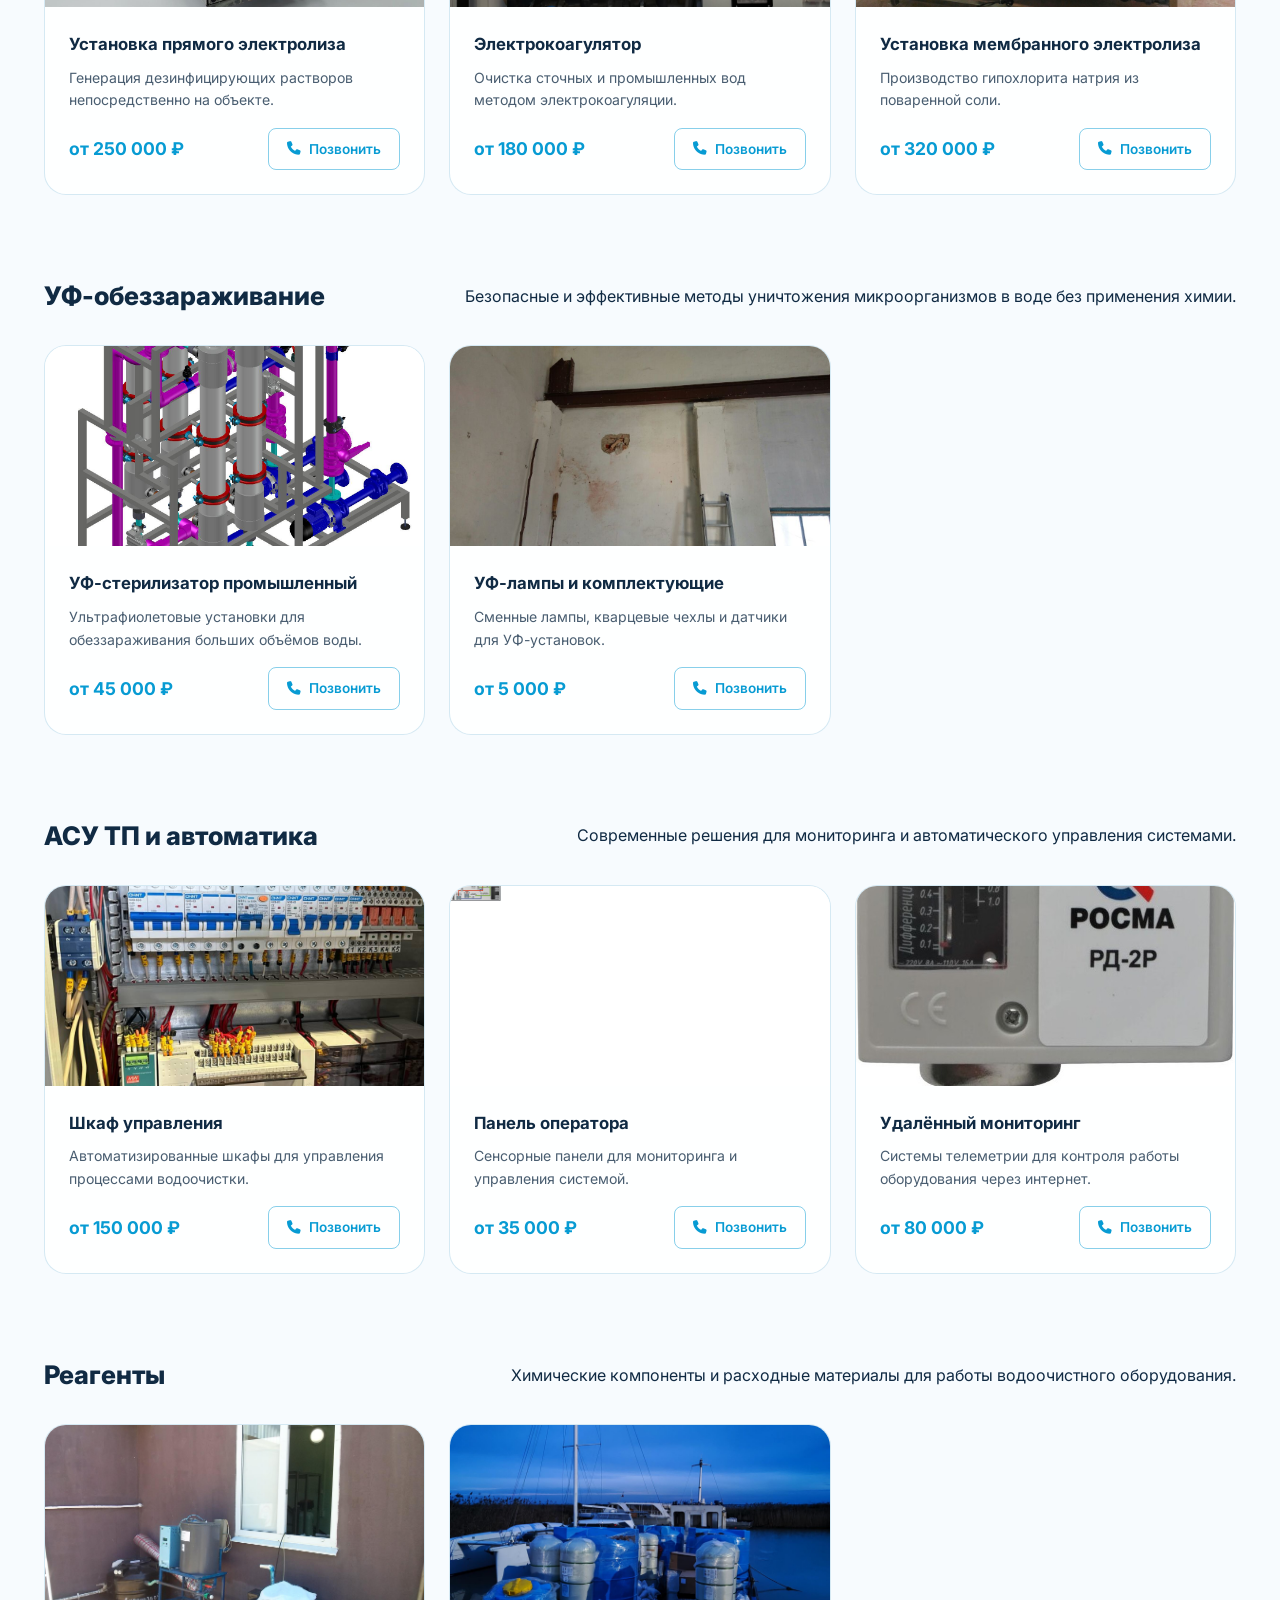
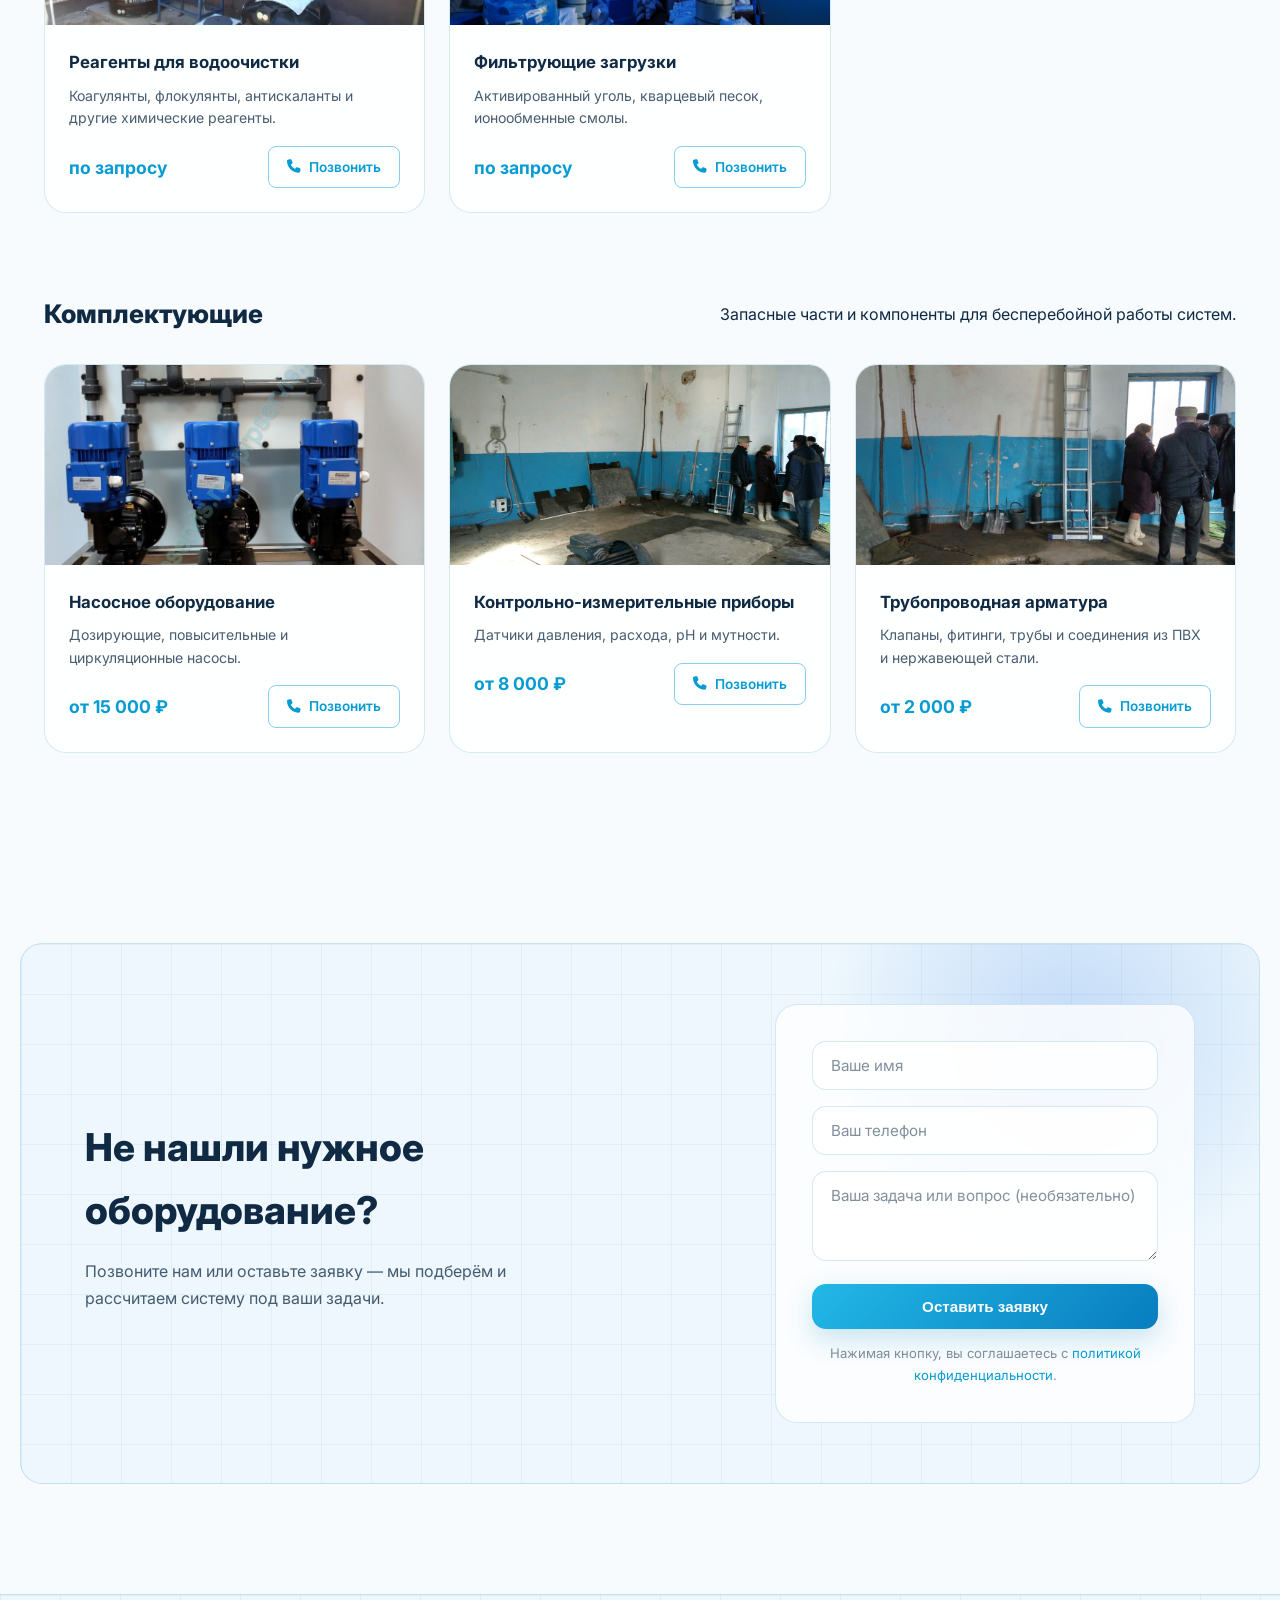
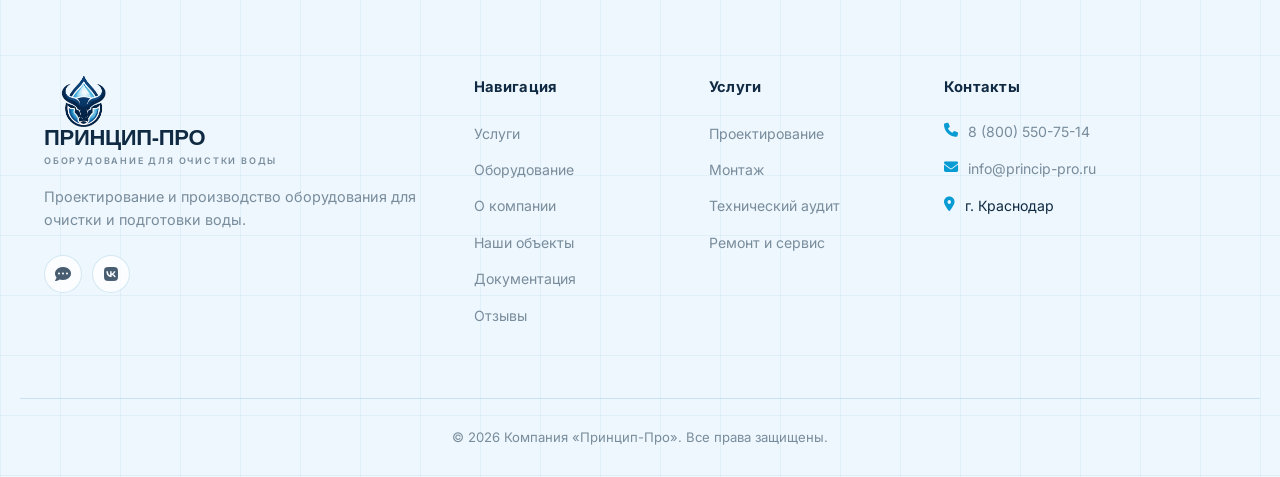
<file: equipment.html>
<!DOCTYPE html>
<html lang="ru">
<head>
    <meta charset="UTF-8">
    <meta name="viewport" content="width=device-width, initial-scale=1.0">
    <title>Каталог оборудования - Принцип-Про</title>
    <meta name="description" content="Каталог оборудования для водоочистки от компании «Принцип-Про». Системы водоподготовки, УФ-обеззараживания, автоматика и комплектующие.">
    <meta property="og:title" content="Оборудование | Принцип-Про">
    <meta property="og:description" content="Каталог оборудования для водоочистки от компании «Принцип-Про».">
    <meta property="og:type" content="website">
    
    <!-- Google Fonts -->
    <link rel="preconnect" href="https://fonts.googleapis.com">
    <link rel="preconnect" href="https://fonts.gstatic.com" crossorigin>
    <link href="https://fonts.googleapis.com/css2?family=Inter:wght@300;400;500;600;700&display=swap" rel="stylesheet">
    
    <!-- FontAwesome -->
    <link rel="stylesheet" href="https://cdnjs.cloudflare.com/ajax/libs/font-awesome/6.4.0/css/all.min.css">
    
    <!-- CSS -->
    <link rel="stylesheet" href="css/styles.css?v=5">
</head>
<body>

<header class="header">
    <div class="container header-container">
            <a href="index.html" class="logo logo-horizontal"><img src="images/bull-icon.png" alt="Логотип Принцип-Про"><div class="logo-text-wrapper"><span class="logo-title">ПРИНЦИП-ПРО</span><span class="logo-subtitle">Оборудование для очистки воды</span></div></a>
        <nav class="nav" id="nav-menu">
            <ul class="nav-list">
                <li class="nav-item has-dropdown">
                    <a href="services.html" class="nav-link">Услуги <i class="fa-solid fa-chevron-down"></i></a>
                    <div class="dropdown">
                        <a href="services.html#design" class="dropdown-link"><i class="fa-solid fa-compass-drafting"></i> Проектирование</a>
                        <a href="services.html#montazh" class="dropdown-link"><i class="fa-solid fa-helmet-safety"></i> Монтаж</a>
                        <a href="services.html#audit" class="dropdown-link"><i class="fa-solid fa-magnifying-glass-chart"></i> Технический аудит</a>
                        <a href="services.html#modernization" class="dropdown-link"><i class="fa-solid fa-arrows-rotate"></i> Модернизация</a>
                        <a href="services.html#pnr" class="dropdown-link"><i class="fa-solid fa-play"></i> Пуско-наладка</a>
                        <a href="services.html#repair" class="dropdown-link"><i class="fa-solid fa-wrench"></i> Ремонт и сервис</a>
                    </div>
                </li>
                <li class="nav-item has-dropdown">
                    <a href="equipment.html" class="nav-link">Оборудование <i class="fa-solid fa-chevron-down"></i></a>
                    <div class="dropdown">
                        <a href="equipment.html#water-prep" class="dropdown-link"><i class="fa-solid fa-filter"></i> Водоподготовка</a>
                        <a href="equipment.html#electrolysis" class="dropdown-link"><i class="fa-solid fa-bolt"></i> Электролизные установки</a>
                        <a href="equipment.html#uv" class="dropdown-link"><i class="fa-solid fa-sun"></i> УФ-обеззараживание</a>
                        <a href="equipment.html#automation" class="dropdown-link"><i class="fa-solid fa-microchip"></i> АСУ ТП и автоматика</a>
                        <a href="equipment.html#reagents" class="dropdown-link"><i class="fa-solid fa-flask"></i> Реагенты</a>
                        <a href="equipment.html#parts" class="dropdown-link"><i class="fa-solid fa-gears"></i> Комплектующие</a>
                    </div>
                </li>
                <li class="nav-item has-dropdown">
                    <a href="about.html" class="nav-link">О компании <i class="fa-solid fa-chevron-down"></i></a>
                    <div class="dropdown">
                        <a href="about.html" class="dropdown-link"><i class="fa-solid fa-building"></i> О нас</a>
                        <a href="portfolio.html" class="dropdown-link"><i class="fa-solid fa-images"></i> Наши объекты</a>
                        <a href="docs.html" class="dropdown-link"><i class="fa-solid fa-file-certificate"></i> Документация</a>
                        <a href="reviews.html" class="dropdown-link"><i class="fa-solid fa-star"></i> Отзывы</a>
                    </div>
                </li>
                <li class="nav-item"><a href="contact.html" class="nav-link">Контакты</a></li>
            </ul>
        </nav>
        <div class="header-actions">
            <a href="tel:+78005507514" class="phone-link">8 (800) 550-75-14</a>
            <a href="contact.html" class="btn btn-outline header-btn">Заказать звонок</a>
                <button class="burger" id="burger-btn" type="button" aria-label="Открыть меню" aria-controls="nav-menu" aria-expanded="false"><i class="fa-solid fa-bars"></i></button>
        </div>
    </div>
</header>

<main>
    <!-- Page Header -->
    <section class="page-header">
        <div class="container">
            <div class="breadcrumbs">
                <a href="index.html">Главная</a> <span>/</span> <span>Оборудование</span>
            </div>
            <h1>Каталог оборудования</h1>
            <p>Проектируем и производим надёжные системы водоподготовки и обеззараживания для объектов любой сложности.</p>
        </div>
    </section>

    <!-- Category 1: Водоподготовка -->
    <section id="water-prep" class="category-section reveal">
        <div class="container">
            <div class="category-header">
                <h2>Системы водоподготовки</h2>
                <p>Широкий спектр оборудования для очистки воды от различных примесей и подготовки до требуемых норм.</p>
            </div>
            
            <div class="equipment-grid">
                <div class="equipment-card">
                    <div class="equipment-card-image"><img src="images/equipment/index_watertreatment.png" alt="Станция обезжелезивания"></div>
                    <div class="equipment-card-body">
                        <h3>Станция обезжелезивания</h3>
                        <p>Комплексы аэрации и фильтрации для удаления железа, марганца и сероводорода.</p>
                        <div class="equipment-card-actions">
                            <span class="price">от 85 000 ₽</span>
                            <a href="tel:+78005507514" class="btn btn-sm btn-call"><i class="fa-solid fa-phone"></i> Позвонить</a>
                        </div>
                    </div>
                </div>

                <div class="equipment-card">
                    <div class="equipment-card-image"><img src="images/equipment/softener.jpg" alt="Установка умягчения"></div>
                    <div class="equipment-card-body">
                        <h3>Установка умягчения</h3>
                        <p>Ионообменные системы для снижения жёсткости воды и предотвращения накипи.</p>
                        <div class="equipment-card-actions">
                            <span class="price">от 65 000 ₽</span>
                            <a href="tel:+78005507514" class="btn btn-sm btn-call"><i class="fa-solid fa-phone"></i> Позвонить</a>
                        </div>
                    </div>
                </div>

                <div class="equipment-card">
                    <div class="equipment-card-image"><img src="images/equipment/reverse-osmosis.jpg" alt="Система обратного осмоса"></div>
                    <div class="equipment-card-body">
                        <h3>Система обратного осмоса</h3>
                        <p>Промышленные мембранные установки для глубокого обессоливания воды.</p>
                        <div class="equipment-card-actions">
                            <span class="price">от 120 000 ₽</span>
                            <a href="tel:+78005507514" class="btn btn-sm btn-call"><i class="fa-solid fa-phone"></i> Позвонить</a>
                        </div>
                    </div>
                </div>

                <div class="equipment-card">
                    <div class="equipment-card-image"><img src="images/equipment/bms_new.png" alt="Блочно-модульная станция"></div>
                    <div class="equipment-card-body">
                        <h3>Блочно-модульная станция</h3>
                        <p>Готовые комплексы водоподготовки в утеплённых контейнерах.</p>
                        <div class="equipment-card-actions">
                            <span class="price">от 1 500 000 ₽</span>
                            <a href="tel:+78005507514" class="btn btn-sm btn-call"><i class="fa-solid fa-phone"></i> Позвонить</a>
                        </div>
                    </div>
                </div>
            </div>
        </div>
    </section>

    <!-- Category 2: Электролизные установки -->
    <section id="electrolysis" class="category-section reveal">
        <div class="container">
            <div class="category-header">
                <h2>Электролизные установки</h2>
                <p>Надёжное оборудование для производства дезинфектантов и очистки стоков на объекте.</p>
            </div>
            
            <div class="equipment-grid">
                <div class="equipment-card">
                    <div class="equipment-card-image"><img src="images/equipment/direct-electrolysis.jpg" alt="Установка прямого электролиза"></div>
                    <div class="equipment-card-body">
                        <h3>Установка прямого электролиза</h3>
                        <p>Генерация дезинфицирующих растворов непосредственно на объекте.</p>
                        <div class="equipment-card-actions">
                            <span class="price">от 250 000 ₽</span>
                            <a href="tel:+78005507514" class="btn btn-sm btn-call"><i class="fa-solid fa-phone"></i> Позвонить</a>
                        </div>
                    </div>
                </div>

                <div class="equipment-card">
                    <div class="equipment-card-image"><img src="images/equipment/electrocoagulator.jpg" alt="Электрокоагулятор"></div>
                    <div class="equipment-card-body">
                        <h3>Электрокоагулятор</h3>
                        <p>Очистка сточных и промышленных вод методом электрокоагуляции.</p>
                        <div class="equipment-card-actions">
                            <span class="price">от 180 000 ₽</span>
                            <a href="tel:+78005507514" class="btn btn-sm btn-call"><i class="fa-solid fa-phone"></i> Позвонить</a>
                        </div>
                    </div>
                </div>

                <div class="equipment-card">
                    <div class="equipment-card-image"><img src="images/equipment/membrane-electrolysis.jpg" alt="Установка мембранного электролиза"></div>
                    <div class="equipment-card-body">
                        <h3>Установка мембранного электролиза</h3>
                        <p>Производство гипохлорита натрия из поваренной соли.</p>
                        <div class="equipment-card-actions">
                            <span class="price">от 320 000 ₽</span>
                            <a href="tel:+78005507514" class="btn btn-sm btn-call"><i class="fa-solid fa-phone"></i> Позвонить</a>
                        </div>
                    </div>
                </div>
            </div>
        </div>
    </section>

    <!-- Category 3: УФ-обеззараживание -->
    <section id="uv" class="category-section reveal">
        <div class="container">
            <div class="category-header">
                <h2>УФ-обеззараживание</h2>
                <p>Безопасные и эффективные методы уничтожения микроорганизмов в воде без применения химии.</p>
            </div>
            
            <div class="equipment-grid">
                <div class="equipment-card">
                    <div class="equipment-card-image"><img src="images/equipment/uv-industrial.jpg" alt="УФ-стерилизатор промышленный"></div>
                    <div class="equipment-card-body">
                        <h3>УФ-стерилизатор промышленный</h3>
                        <p>Ультрафиолетовые установки для обеззараживания больших объёмов воды.</p>
                        <div class="equipment-card-actions">
                            <span class="price">от 45 000 ₽</span>
                            <a href="tel:+78005507514" class="btn btn-sm btn-call"><i class="fa-solid fa-phone"></i> Позвонить</a>
                        </div>
                    </div>
                </div>

                <div class="equipment-card">
                    <div class="equipment-card-image"><img src="images/equipment/uv-lamps.jpg" alt="УФ-лампы и комплектующие"></div>
                    <div class="equipment-card-body">
                        <h3>УФ-лампы и комплектующие</h3>
                        <p>Сменные лампы, кварцевые чехлы и датчики для УФ-установок.</p>
                        <div class="equipment-card-actions">
                            <span class="price">от 5 000 ₽</span>
                            <a href="tel:+78005507514" class="btn btn-sm btn-call"><i class="fa-solid fa-phone"></i> Позвонить</a>
                        </div>
                    </div>
                </div>
            </div>
        </div>
    </section>

    <!-- Category 4: АСУ ТП и автоматика -->
    <section id="automation" class="category-section reveal">
        <div class="container">
            <div class="category-header">
                <h2>АСУ ТП и автоматика</h2>
                <p>Современные решения для мониторинга и автоматического управления системами.</p>
            </div>
            
            <div class="equipment-grid">
                <div class="equipment-card">
                    <div class="equipment-card-image"><img src="images/equipment/control-cabinet.jpg" alt="Шкаф управления"></div>
                    <div class="equipment-card-body">
                        <h3>Шкаф управления</h3>
                        <p>Автоматизированные шкафы для управления процессами водоочистки.</p>
                        <div class="equipment-card-actions">
                            <span class="price">от 150 000 ₽</span>
                            <a href="tel:+78005507514" class="btn btn-sm btn-call"><i class="fa-solid fa-phone"></i> Позвонить</a>
                        </div>
                    </div>
                </div>

                <div class="equipment-card">
                    <div class="equipment-card-image"><img src="images/equipment/operator-panel.jpg" alt="Панель оператора"></div>
                    <div class="equipment-card-body">
                        <h3>Панель оператора</h3>
                        <p>Сенсорные панели для мониторинга и управления системой.</p>
                        <div class="equipment-card-actions">
                            <span class="price">от 35 000 ₽</span>
                            <a href="tel:+78005507514" class="btn btn-sm btn-call"><i class="fa-solid fa-phone"></i> Позвонить</a>
                        </div>
                    </div>
                </div>

                <div class="equipment-card">
                    <div class="equipment-card-image"><img src="images/equipment/remote-monitoring.jpg" alt="Удалённый мониторинг"></div>
                    <div class="equipment-card-body">
                        <h3>Удалённый мониторинг</h3>
                        <p>Системы телеметрии для контроля работы оборудования через интернет.</p>
                        <div class="equipment-card-actions">
                            <span class="price">от 80 000 ₽</span>
                            <a href="tel:+78005507514" class="btn btn-sm btn-call"><i class="fa-solid fa-phone"></i> Позвонить</a>
                        </div>
                    </div>
                </div>
            </div>
        </div>
    </section>

    <!-- Category 5: Реагенты -->
    <section id="reagents" class="category-section reveal">
        <div class="container">
            <div class="category-header">
                <h2>Реагенты</h2>
                <p>Химические компоненты и расходные материалы для работы водоочистного оборудования.</p>
            </div>
            
            <div class="equipment-grid">
                <div class="equipment-card">
                    <div class="equipment-card-image"><img src="images/equipment/reagents.jpg" alt="Реагенты для водоочистки"></div>
                    <div class="equipment-card-body">
                        <h3>Реагенты для водоочистки</h3>
                        <p>Коагулянты, флокулянты, антискаланты и другие химические реагенты.</p>
                        <div class="equipment-card-actions">
                            <span class="price">по запросу</span>
                            <a href="tel:+78005507514" class="btn btn-sm btn-call"><i class="fa-solid fa-phone"></i> Позвонить</a>
                        </div>
                    </div>
                </div>

                <div class="equipment-card">
                    <div class="equipment-card-image"><img src="images/equipment/filter-media.jpg" alt="Фильтрующие загрузки"></div>
                    <div class="equipment-card-body">
                        <h3>Фильтрующие загрузки</h3>
                        <p>Активированный уголь, кварцевый песок, ионообменные смолы.</p>
                        <div class="equipment-card-actions">
                            <span class="price">по запросу</span>
                            <a href="tel:+78005507514" class="btn btn-sm btn-call"><i class="fa-solid fa-phone"></i> Позвонить</a>
                        </div>
                    </div>
                </div>
            </div>
        </div>
    </section>

    <!-- Category 6: Комплектующие -->
    <section id="parts" class="category-section reveal">
        <div class="container">
            <div class="category-header">
                <h2>Комплектующие</h2>
                <p>Запасные части и компоненты для бесперебойной работы систем.</p>
            </div>
            
            <div class="equipment-grid">
                <div class="equipment-card">
                    <div class="equipment-card-image"><img src="images/equipment/pumps.jpg" alt="Насосное оборудование"></div>
                    <div class="equipment-card-body">
                        <h3>Насосное оборудование</h3>
                        <p>Дозирующие, повысительные и циркуляционные насосы.</p>
                        <div class="equipment-card-actions">
                            <span class="price">от 15 000 ₽</span>
                            <a href="tel:+78005507514" class="btn btn-sm btn-call"><i class="fa-solid fa-phone"></i> Позвонить</a>
                        </div>
                    </div>
                </div>

                <div class="equipment-card">
                    <div class="equipment-card-image"><img src="images/equipment/instruments.jpg" alt="Контрольно-измерительные приборы"></div>
                    <div class="equipment-card-body">
                        <h3>Контрольно-измерительные приборы</h3>
                        <p>Датчики давления, расхода, pH и мутности.</p>
                        <div class="equipment-card-actions">
                            <span class="price">от 8 000 ₽</span>
                            <a href="tel:+78005507514" class="btn btn-sm btn-call"><i class="fa-solid fa-phone"></i> Позвонить</a>
                        </div>
                    </div>
                </div>

                <div class="equipment-card">
                    <div class="equipment-card-image"><img src="images/equipment/pipe-fittings.jpg" alt="Трубопроводная арматура"></div>
                    <div class="equipment-card-body">
                        <h3>Трубопроводная арматура</h3>
                        <p>Клапаны, фитинги, трубы и соединения из ПВХ и нержавеющей стали.</p>
                        <div class="equipment-card-actions">
                            <span class="price">от 2 000 ₽</span>
                            <a href="tel:+78005507514" class="btn btn-sm btn-call"><i class="fa-solid fa-phone"></i> Позвонить</a>
                        </div>
                    </div>
                </div>
            </div>
        </div>
    </section>

    <!-- CTA Section -->
    <section class="cta-section reveal">
        <div class="container cta-wrapper">
            <div class="cta-content">
                <h2>Не нашли нужное оборудование?</h2>
                <p>Позвоните нам или оставьте заявку — мы подберём и рассчитаем систему под ваши задачи.</p>
            </div>
            <div class="cta-form-container">
                <form class="cta-form" action="#" method="POST">
                    <div class="form-group">
                        <input type="text" name="name" class="form-control" placeholder="Ваше имя" required>
                    </div>
                    <div class="form-group">
                        <input type="tel" name="phone" class="form-control" placeholder="Ваш телефон" required>
                    </div>
                    <div class="form-group">
                        <textarea name="message" class="form-control" placeholder="Ваша задача или вопрос (необязательно)" rows="3"></textarea>
                    </div>
                    <button type="submit" class="btn btn-primary btn-block">Оставить заявку</button>
                            <p class="policy-text">Нажимая кнопку, вы соглашаетесь с <a href="policy.html">политикой конфиденциальности</a>.</p>
                </form>
            </div>
        </div>
    </section>
</main>

<footer class="footer">
    <div class="container footer-container">
        <div class="footer-col brand-col">
            <a href="index.html" class="logo footer-logo logo-horizontal"><img src="images/bull-icon.png" alt="Логотип Принцип-Про"><div class="logo-text-wrapper"><span class="logo-title">ПРИНЦИП-ПРО</span><span class="logo-subtitle">Оборудование для очистки воды</span></div></a>
            <p class="footer-desc">Проектирование и производство оборудования для очистки и подготовки воды.</p>
            <div class="socials">
                <a href="https://max.ru/u/f9LHodD0cOKvAIiG-JIegaAh4_w824uipHCIs8MOaPiqQI20B_xTAg_IQRk" aria-label="MAX Chat" target="_blank" title="�������� � MAX"><i class="fa-solid fa-comment-dots"></i></a>
                <a href="#" aria-label="VK"><i class="fa-brands fa-vk"></i></a>
            </div>
        </div>
        <div class="footer-col">
                <p class="footer-title">Навигация</p>
            <ul class="footer-links">
                <li><a href="services.html">Услуги</a></li>
                <li><a href="equipment.html">Оборудование</a></li>
                <li><a href="about.html">О компании</a></li>
                <li><a href="portfolio.html">Наши объекты</a></li>
                <li><a href="docs.html">Документация</a></li>
                <li><a href="reviews.html">Отзывы</a></li>
            </ul>
        </div>
        <div class="footer-col">
                <p class="footer-title">Услуги</p>
            <ul class="footer-links">
                <li><a href="services.html#design">Проектирование</a></li>
                <li><a href="services.html#montazh">Монтаж</a></li>
                <li><a href="services.html#audit">Технический аудит</a></li>
                <li><a href="services.html#repair">Ремонт и сервис</a></li>
            </ul>
        </div>
        <div class="footer-col">
                <p class="footer-title">Контакты</p>
            <ul class="footer-contacts">
                <li><i class="fa-solid fa-phone"></i> <a href="tel:+78005507514">8 (800) 550-75-14</a></li>
                <li><i class="fa-solid fa-envelope"></i> <a href="mailto:info@princip-pro.ru">info@princip-pro.ru</a></li>
                <li><i class="fa-solid fa-location-dot"></i> г. Краснодар</li>
            </ul>
        </div>
    </div>
    <div class="container footer-bottom">
        <p>&copy; 2026 Компания «Принцип-Про». Все права защищены.</p>
    <!-- Modal -->
    <div class="modal-overlay" id="callback-modal">
        <div class="modal-content">
            <button class="modal-close"><i class="fa-solid fa-xmark"></i></button>
            <h3 class="modal-title">Оставить заявку</h3>
            <p class="modal-desc">Оставьте свои данные, и наш специалист свяжется с вами в течение 15 минут.</p>
            <form class="contact-form">
                <div class="form-group">
                    <input type="text" class="form-control" placeholder="Ваше имя" required>
                </div>
                <div class="form-group">
                    <input type="tel" class="form-control" placeholder="Ваш телефон" required>
                </div>
                <button type="submit" class="btn btn-primary" style="width:100%;">Жду звонка</button>
                <p class="policy-text" style="font-size: 0.8rem; color: var(--text-secondary); text-align: center; margin-top: 1rem;">Нажимая кнопку, вы соглашаетесь с <a href="policy.html" style="color: var(--accent-color);">политикой конфиденциальности</a>.</p>
            </form>
        </div>
    </div>

        <!-- MAX Widget -->
    
    <script src="js/script.js?v=5"></script>
<a href="https://max.ru/u/f9LHodD0cOKvAIiG-JIegaAh4_w824uipHCIs8MOaPiqQI20B_xTAg_IQRk" target="_blank" class="floating-chat" title="�������� � MAX">
    <i class="fa-solid fa-comment-dots"></i>
</a>
</body>
</html>
</file>
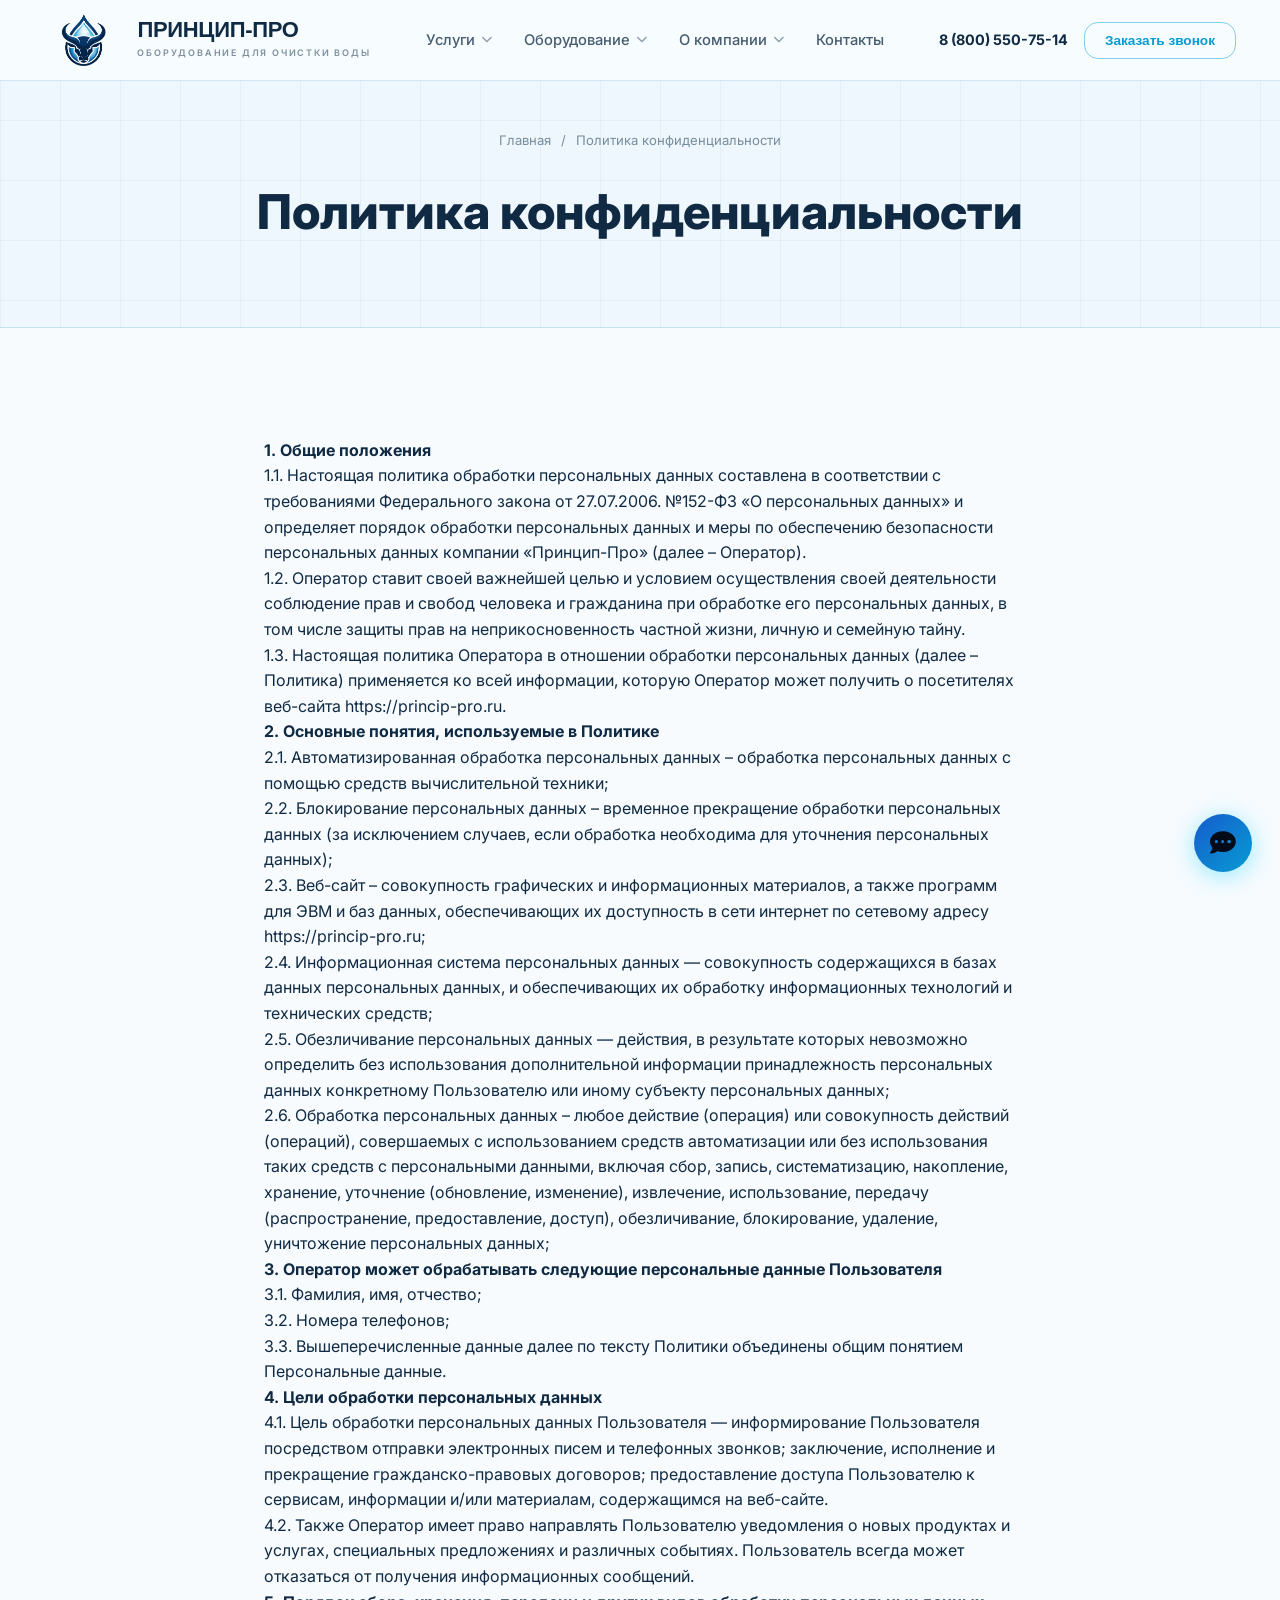
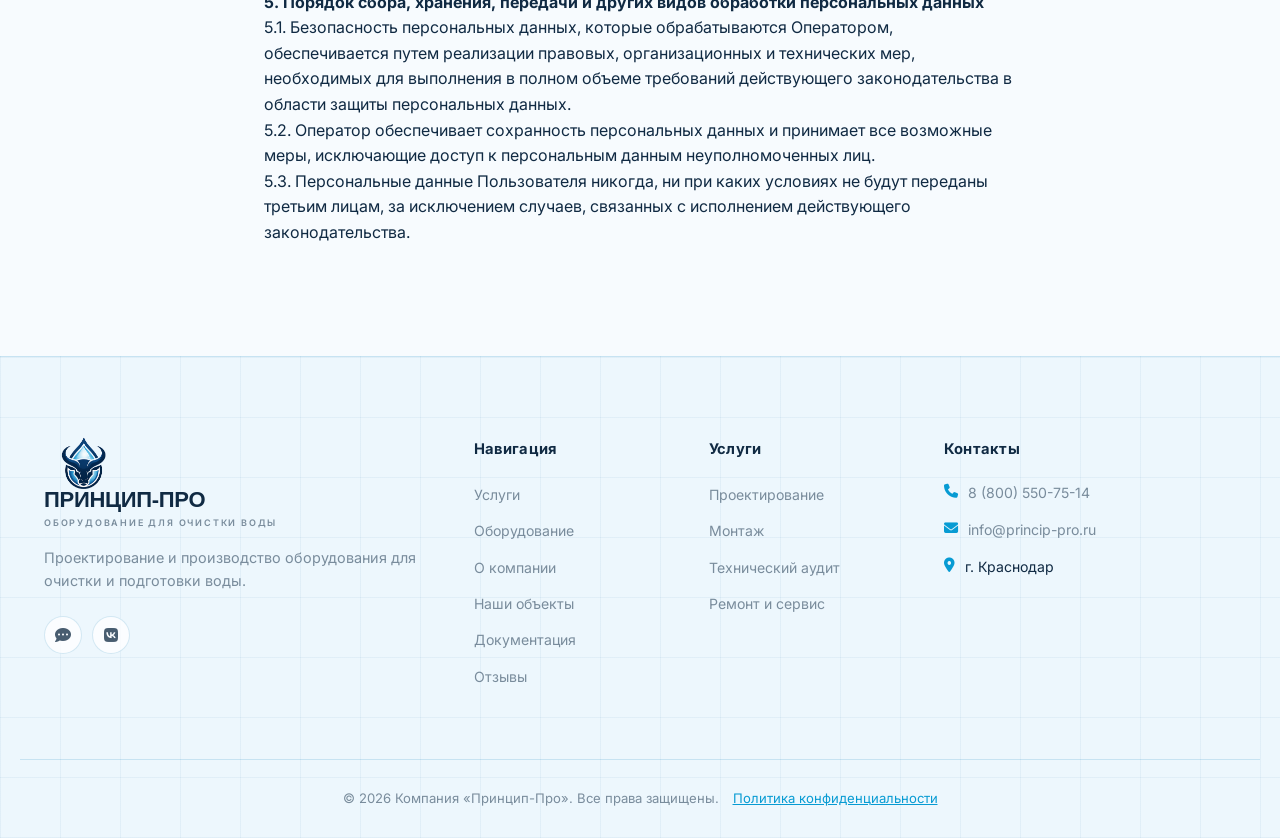
<file: policy.html>
<!DOCTYPE html>
<html lang="ru">
<head>
    <meta charset="UTF-8">
    <meta name="viewport" content="width=device-width, initial-scale=1.0">
    <title>Политика конфиденциальности | Принцип-Про</title>
    <meta name="description" content="Политика обработки персональных данных компании «Принцип-Про».">
    <meta property="og:title" content="Политика конфиденциальности | Принцип-Про">
    <meta property="og:description" content="Политика обработки персональных данных компании «Принцип-Про».">
    <meta property="og:type" content="website">
    <link href="https://fonts.googleapis.com/css2?family=Inter:wght@300;400;500;600;700&display=swap" rel="stylesheet">
    <link rel="stylesheet" href="https://cdnjs.cloudflare.com/ajax/libs/font-awesome/6.4.0/css/all.min.css">
    <link rel="stylesheet" href="css/styles.css?v=5">
</head>
<body>
    <header class="header">
        <div class="container header-container">
            <a href="index.html" class="logo logo-horizontal"><img src="images/bull-icon.png" alt="Логотип Принцип-Про"><div class="logo-text-wrapper"><span class="logo-title">ПРИНЦИП-ПРО</span><span class="logo-subtitle">Оборудование для очистки воды</span></div></a>
            <nav class="nav" id="nav-menu">
                <ul class="nav-list">
                    <li class="nav-item has-dropdown">
                        <a href="services.html" class="nav-link">Услуги <i class="fa-solid fa-chevron-down"></i></a>
                        <div class="dropdown">
                            <a href="services.html#design" class="dropdown-link"><i class="fa-solid fa-compass-drafting"></i> Проектирование</a>
                            <a href="services.html#montazh" class="dropdown-link"><i class="fa-solid fa-helmet-safety"></i> Монтаж</a>
                            <a href="services.html#audit" class="dropdown-link"><i class="fa-solid fa-magnifying-glass-chart"></i> Технический аудит</a>
                            <a href="services.html#modernization" class="dropdown-link"><i class="fa-solid fa-arrows-rotate"></i> Модернизация</a>
                            <a href="services.html#pnr" class="dropdown-link"><i class="fa-solid fa-play"></i> Пуско-наладка</a>
                            <a href="services.html#repair" class="dropdown-link"><i class="fa-solid fa-wrench"></i> Ремонт и сервис</a>
                        </div>
                    </li>
                    <li class="nav-item has-dropdown">
                        <a href="equipment.html" class="nav-link">Оборудование <i class="fa-solid fa-chevron-down"></i></a>
                        <div class="dropdown">
                            <a href="equipment.html#water-prep" class="dropdown-link"><i class="fa-solid fa-filter"></i> Водоподготовка</a>
                            <a href="equipment.html#electrolysis" class="dropdown-link"><i class="fa-solid fa-bolt"></i> Электролизные установки</a>
                            <a href="equipment.html#uv" class="dropdown-link"><i class="fa-solid fa-sun"></i> УФ-обеззараживание</a>
                            <a href="equipment.html#automation" class="dropdown-link"><i class="fa-solid fa-microchip"></i> АСУ ТП и автоматика</a>
                            <a href="equipment.html#reagents" class="dropdown-link"><i class="fa-solid fa-flask"></i> Реагенты</a>
                            <a href="equipment.html#parts" class="dropdown-link"><i class="fa-solid fa-gears"></i> Комплектующие</a>
                        </div>
                    </li>
                    <li class="nav-item has-dropdown">
                        <a href="about.html" class="nav-link">О компании <i class="fa-solid fa-chevron-down"></i></a>
                        <div class="dropdown">
                            <a href="about.html" class="dropdown-link"><i class="fa-solid fa-building"></i> О нас</a>
                            <a href="portfolio.html" class="dropdown-link"><i class="fa-solid fa-images"></i> Наши объекты</a>
                            <a href="docs.html" class="dropdown-link"><i class="fa-solid fa-file-certificate"></i> Документация</a>
                            <a href="reviews.html" class="dropdown-link"><i class="fa-solid fa-star"></i> Отзывы</a>
                        </div>
                    </li>
                    <li class="nav-item"><a href="contact.html" class="nav-link">Контакты</a></li>
                </ul>
            </nav>
            <div class="header-actions">
                <a href="tel:+78005507514" class="phone-link">8 (800) 550-75-14</a>
                <button type="button" class="btn btn-outline header-btn" data-modal="callback-modal">Заказать звонок</button>
                <button class="burger" id="burger-btn" type="button" aria-label="Открыть меню" aria-controls="nav-menu" aria-expanded="false"><i class="fa-solid fa-bars"></i></button>
            </div>
        </div>
    </header>

    <main>
        <section class="page-header">
            <div class="container">
                <div class="breadcrumbs">
                    <a href="index.html">Главная</a> <span>/</span> <span>Политика конфиденциальности</span>
                </div>
                <h1>Политика конфиденциальности</h1>
            </div>
        </section>

        <section class="section text-content">
<div class="container" style="max-width: 800px; margin: 0 auto; line-height: 1.6;">
<p><b>1. Общие положения</b></p>
<p>1.1. Настоящая политика обработки персональных данных составлена в соответствии с требованиями Федерального закона от 27.07.2006. №152-ФЗ «О персональных данных» и определяет порядок обработки персональных данных и меры по обеспечению безопасности персональных данных компании «Принцип-Про» (далее – Оператор).</p>
<p>1.2. Оператор ставит своей важнейшей целью и условием осуществления своей деятельности соблюдение прав и свобод человека и гражданина при обработке его персональных данных, в том числе защиты прав на неприкосновенность частной жизни, личную и семейную тайну.</p>
<p>1.3. Настоящая политика Оператора в отношении обработки персональных данных (далее – Политика) применяется ко всей информации, которую Оператор может получить о посетителях веб-сайта https://princip-pro.ru.</p>

<p><b>2. Основные понятия, используемые в Политике</b></p>
<p>2.1. Автоматизированная обработка персональных данных – обработка персональных данных с помощью средств вычислительной техники;</p>
<p>2.2. Блокирование персональных данных – временное прекращение обработки персональных данных (за исключением случаев, если обработка необходима для уточнения персональных данных);</p>
<p>2.3. Веб-сайт – совокупность графических и информационных материалов, а также программ для ЭВМ и баз данных, обеспечивающих их доступность в сети интернет по сетевому адресу https://princip-pro.ru;</p>
<p>2.4. Информационная система персональных данных — совокупность содержащихся в базах данных персональных данных, и обеспечивающих их обработку информационных технологий и технических средств;</p>
<p>2.5. Обезличивание персональных данных — действия, в результате которых невозможно определить без использования дополнительной информации принадлежность персональных данных конкретному Пользователю или иному субъекту персональных данных;</p>
<p>2.6. Обработка персональных данных – любое действие (операция) или совокупность действий (операций), совершаемых с использованием средств автоматизации или без использования таких средств с персональными данными, включая сбор, запись, систематизацию, накопление, хранение, уточнение (обновление, изменение), извлечение, использование, передачу (распространение, предоставление, доступ), обезличивание, блокирование, удаление, уничтожение персональных данных;</p>

<p><b>3. Оператор может обрабатывать следующие персональные данные Пользователя</b></p>
<p>3.1. Фамилия, имя, отчество;</p>
<p>3.2. Номера телефонов;</p>
<p>3.3. Вышеперечисленные данные далее по тексту Политики объединены общим понятием Персональные данные.</p>

<p><b>4. Цели обработки персональных данных</b></p>
<p>4.1. Цель обработки персональных данных Пользователя — информирование Пользователя посредством отправки электронных писем и телефонных звонков; заключение, исполнение и прекращение гражданско-правовых договоров; предоставление доступа Пользователю к сервисам, информации и/или материалам, содержащимся на веб-сайте.</p>
<p>4.2. Также Оператор имеет право направлять Пользователю уведомления о новых продуктах и услугах, специальных предложениях и различных событиях. Пользователь всегда может отказаться от получения информационных сообщений.</p>

<p><b>5. Порядок сбора, хранения, передачи и других видов обработки персональных данных</b></p>
<p>5.1. Безопасность персональных данных, которые обрабатываются Оператором, обеспечивается путем реализации правовых, организационных и технических мер, необходимых для выполнения в полном объеме требований действующего законодательства в области защиты персональных данных.</p>
<p>5.2. Оператор обеспечивает сохранность персональных данных и принимает все возможные меры, исключающие доступ к персональным данным неуполномоченных лиц.</p>
<p>5.3. Персональные данные Пользователя никогда, ни при каких условиях не будут переданы третьим лицам, за исключением случаев, связанных с исполнением действующего законодательства.</p>
</div>
</section>
    </main>

    <footer class="footer">
        <div class="container footer-container">
            <div class="footer-col brand-col">
            <a href="index.html" class="logo footer-logo logo-horizontal"><img src="images/bull-icon.png" alt="Логотип Принцип-Про"><div class="logo-text-wrapper"><span class="logo-title">ПРИНЦИП-ПРО</span><span class="logo-subtitle">Оборудование для очистки воды</span></div></a>
                <p class="footer-desc">Проектирование и производство оборудования для очистки и подготовки воды.</p>
                <div class="socials">
                    <a href="https://max.ru/u/f9LHodD0cOKvAIiG-JIegaAh4_w824uipHCIs8MOaPiqQI20B_xTAg_IQRk" aria-label="MAX Chat" target="_blank" title="Написать в MAX"><i class="fa-solid fa-comment-dots"></i></a>
                    <a href="#" aria-label="VK"><i class="fa-brands fa-vk"></i></a>
                </div>
            </div>
            <div class="footer-col">
                <p class="footer-title">Навигация</p>
                <ul class="footer-links">
                    <li><a href="services.html">Услуги</a></li>
                    <li><a href="equipment.html">Оборудование</a></li>
                    <li><a href="about.html">О компании</a></li>
                    <li><a href="portfolio.html">Наши объекты</a></li>
                    <li><a href="docs.html">Документация</a></li>
                    <li><a href="reviews.html">Отзывы</a></li>
                </ul>
            </div>
            <div class="footer-col">
                <p class="footer-title">Услуги</p>
                <ul class="footer-links">
                    <li><a href="services.html#design">Проектирование</a></li>
                    <li><a href="services.html#montazh">Монтаж</a></li>
                    <li><a href="services.html#audit">Технический аудит</a></li>
                    <li><a href="services.html#repair">Ремонт и сервис</a></li>
                </ul>
            </div>
            <div class="footer-col">
                <p class="footer-title">Контакты</p>
                <ul class="footer-contacts">
                    <li><i class="fa-solid fa-phone"></i> <a href="tel:+78005507514">8 (800) 550-75-14</a></li>
                    <li><i class="fa-solid fa-envelope"></i> <a href="mailto:info@princip-pro.ru">info@princip-pro.ru</a></li>
                    <li><i class="fa-solid fa-location-dot"></i> г. Краснодар</li>
                </ul>
            </div>
        </div>
        <div class="container footer-bottom">
            <p>&copy; 2026 Компания «Принцип-Про». Все права защищены. <a href="policy.html" style="color: var(--accent-color); margin-left: 10px;">Политика конфиденциальности</a></p>
        </div>
    </footer>
        <!-- MAX Widget -->
    
    <script src="js/script.js?v=5"></script>
<a href="https://max.ru/u/f9LHodD0cOKvAIiG-JIegaAh4_w824uipHCIs8MOaPiqQI20B_xTAg_IQRk" target="_blank" class="floating-chat" title="Написать в MAX">
    <i class="fa-solid fa-comment-dots"></i>
</a>
</body>
</html>
</file>
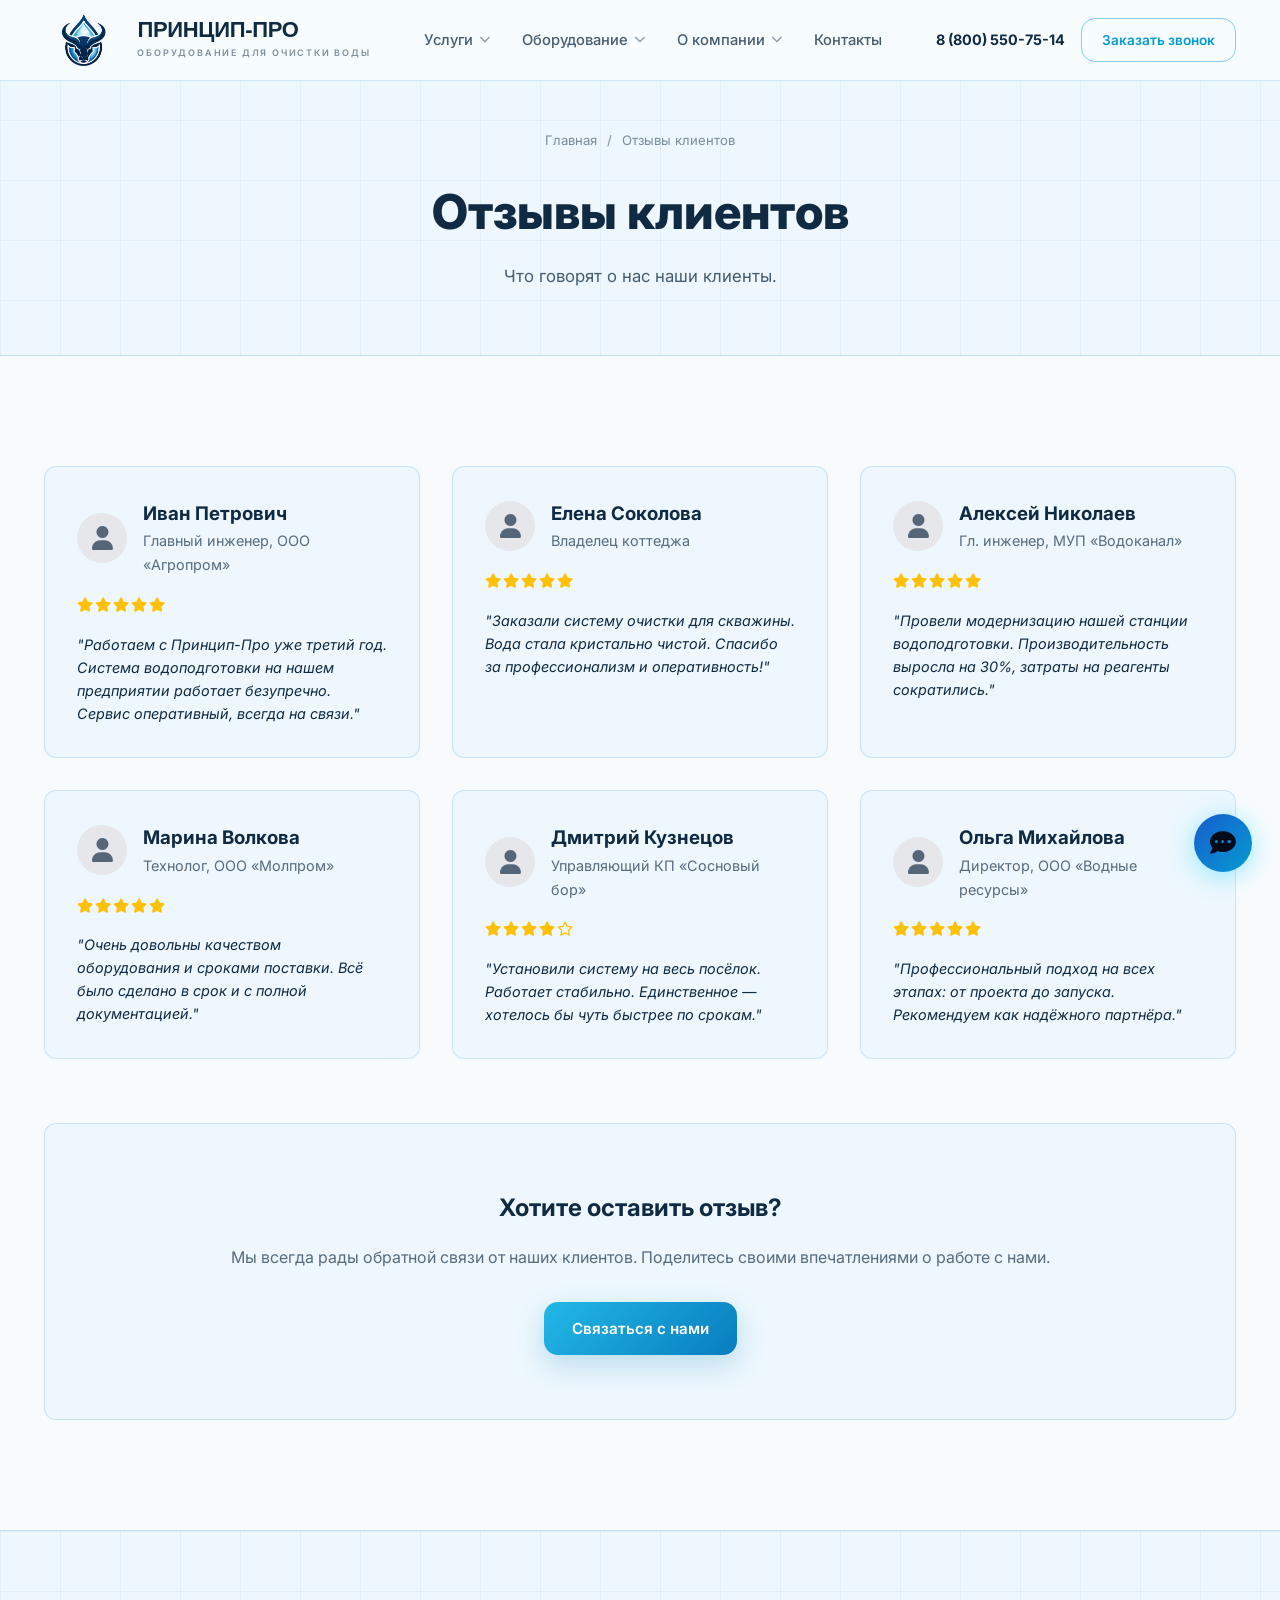
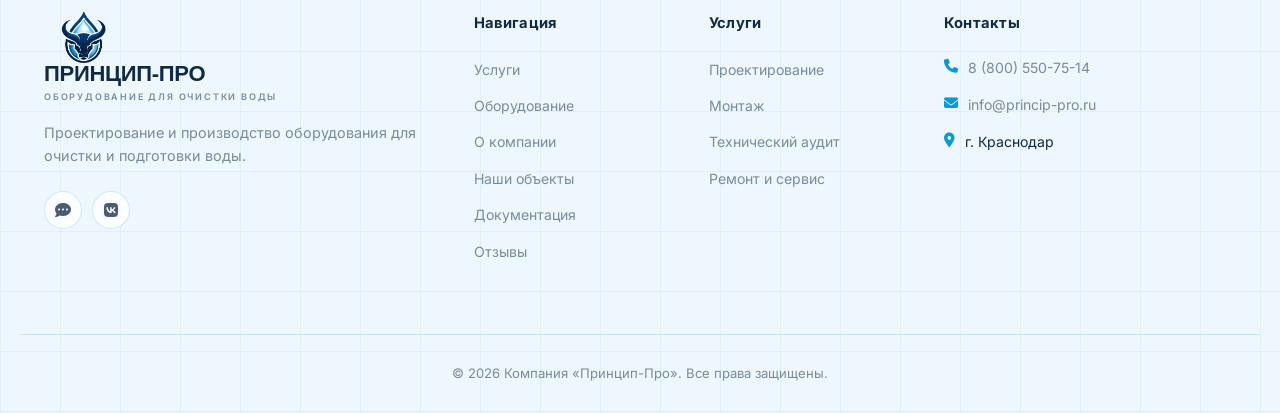
<file: reviews.html>
<!DOCTYPE html>
<html lang="ru">
<head>
    <meta charset="UTF-8">
    <meta name="viewport" content="width=device-width, initial-scale=1.0">
    <title>Отзывы | Принцип-Про</title>
    <meta name="description" content="Отзывы и благодарственные письма от клиентов компании «Принцип-Про». Опыт сотрудничества и оценка качества наших услуг.">
    <meta property="og:title" content="Отзывы клиентов | Принцип-Про">
    <meta property="og:description" content="Отзывы и благодарственные письма от клиентов компании «Принцип-Про». Опыт сотрудничества и оценка качества наших услуг.">
    <meta property="og:type" content="website">
    <!-- Google Fonts -->
    <link rel="preconnect" href="https://fonts.googleapis.com">
    <link rel="preconnect" href="https://fonts.gstatic.com" crossorigin>
    <link href="https://fonts.googleapis.com/css2?family=Inter:wght@300;400;500;600;700&display=swap" rel="stylesheet">
    <!-- FontAwesome -->
    <link rel="stylesheet" href="https://cdnjs.cloudflare.com/ajax/libs/font-awesome/6.4.0/css/all.min.css">
    <!-- Custom CSS -->
    <link rel="stylesheet" href="css/styles.css?v=5">
    <style>
        .reviews-grid { display: grid; grid-template-columns: repeat(auto-fit, minmax(320px, 1fr)); gap: 2rem; }
        .review-card { padding: 2rem; background: var(--bg-light); border-radius: 12px; border: 1px solid var(--border-color); }
        .review-header { display: flex; align-items: center; gap: 1rem; margin-bottom: 1rem; }
        .review-avatar { width: 50px; height: 50px; border-radius: 50%; background: #e5e7eb; display: flex; align-items: center; justify-content: center; font-size: 1.5rem; color: var(--text-secondary); flex-shrink: 0; }
        .review-header h4 { margin: 0 0 0.2rem 0; font-size: 1.1rem; }
        .review-role { font-size: 0.9rem; color: var(--text-secondary); margin: 0; }
        .review-stars { color: #ffc107; margin-bottom: 1rem; font-size: 0.9rem; letter-spacing: 2px; }
        .review-text { font-style: italic; line-height: 1.6; color: var(--text-primary); margin: 0; }
        .cta-reviews { text-align: center; background-color: var(--bg-light); padding: 4rem 2rem; border-radius: 12px; border: 1px solid var(--border-color); margin-top: 4rem; }
        .cta-reviews h2 { margin-bottom: 1rem; }
        .cta-reviews p { margin-bottom: 2rem; color: var(--text-secondary); }
    </style>
</head>
<body>
<header class="header">
    <div class="container header-container">
            <a href="index.html" class="logo logo-horizontal"><img src="images/bull-icon.png" alt="Логотип Принцип-Про"><div class="logo-text-wrapper"><span class="logo-title">ПРИНЦИП-ПРО</span><span class="logo-subtitle">Оборудование для очистки воды</span></div></a>
        <nav class="nav" id="nav-menu">
            <ul class="nav-list">
                <li class="nav-item has-dropdown">
                    <a href="services.html" class="nav-link">Услуги <i class="fa-solid fa-chevron-down"></i></a>
                    <div class="dropdown">
                        <a href="services.html#design" class="dropdown-link"><i class="fa-solid fa-compass-drafting"></i> Проектирование</a>
                        <a href="services.html#montazh" class="dropdown-link"><i class="fa-solid fa-helmet-safety"></i> Монтаж</a>
                        <a href="services.html#audit" class="dropdown-link"><i class="fa-solid fa-magnifying-glass-chart"></i> Технический аудит</a>
                        <a href="services.html#modernization" class="dropdown-link"><i class="fa-solid fa-arrows-rotate"></i> Модернизация</a>
                        <a href="services.html#pnr" class="dropdown-link"><i class="fa-solid fa-play"></i> Пуско-наладка</a>
                        <a href="services.html#repair" class="dropdown-link"><i class="fa-solid fa-wrench"></i> Ремонт и сервис</a>
                    </div>
                </li>
                <li class="nav-item has-dropdown">
                    <a href="equipment.html" class="nav-link">Оборудование <i class="fa-solid fa-chevron-down"></i></a>
                    <div class="dropdown">
                        <a href="equipment.html#water-prep" class="dropdown-link"><i class="fa-solid fa-filter"></i> Водоподготовка</a>
                        <a href="equipment.html#electrolysis" class="dropdown-link"><i class="fa-solid fa-bolt"></i> Электролизные установки</a>
                        <a href="equipment.html#uv" class="dropdown-link"><i class="fa-solid fa-sun"></i> УФ-обеззараживание</a>
                        <a href="equipment.html#automation" class="dropdown-link"><i class="fa-solid fa-microchip"></i> АСУ ТП и автоматика</a>
                        <a href="equipment.html#reagents" class="dropdown-link"><i class="fa-solid fa-flask"></i> Реагенты</a>
                        <a href="equipment.html#parts" class="dropdown-link"><i class="fa-solid fa-gears"></i> Комплектующие</a>
                    </div>
                </li>
                <li class="nav-item has-dropdown">
                    <a href="about.html" class="nav-link">О компании <i class="fa-solid fa-chevron-down"></i></a>
                    <div class="dropdown">
                        <a href="about.html" class="dropdown-link"><i class="fa-solid fa-building"></i> О нас</a>
                        <a href="portfolio.html" class="dropdown-link"><i class="fa-solid fa-images"></i> Наши объекты</a>
                        <a href="docs.html" class="dropdown-link"><i class="fa-solid fa-file-certificate"></i> Документация</a>
                        <a href="reviews.html" class="dropdown-link"><i class="fa-solid fa-star"></i> Отзывы</a>
                    </div>
                </li>
                <li class="nav-item"><a href="contact.html" class="nav-link">Контакты</a></li>
            </ul>
        </nav>
        <div class="header-actions">
            <a href="tel:+78005507514" class="phone-link">8 (800) 550-75-14</a>
            <a href="contact.html" class="btn btn-outline header-btn">Заказать звонок</a>
                <button class="burger" id="burger-btn" type="button" aria-label="Открыть меню" aria-controls="nav-menu" aria-expanded="false"><i class="fa-solid fa-bars"></i></button>
        </div>
    </div>
</header>

<main>
    <section class="page-header">
        <div class="container">
            <div class="breadcrumbs">
                <a href="index.html">Главная</a> <span>/</span> <span>Отзывы клиентов</span>
            </div>
            <h1>Отзывы клиентов</h1>
            <p>Что говорят о нас наши клиенты.</p>
        </div>
    </section>

    <section class="section reveal">
        <div class="container">
            <h2 class="sr-only">Отзывы наших клиентов</h2>
            <div class="reviews-grid">
                <div class="review-card">
                    <div class="review-header">
                        <div class="review-avatar"><i class="fa-solid fa-user"></i></div>
                        <div>
                            <h3>Иван Петрович</h3>
                            <p class="review-role">Главный инженер, ООО «Агропром»</p>
                        </div>
                    </div>
                    <div class="review-stars"><i class="fa-solid fa-star"></i><i class="fa-solid fa-star"></i><i class="fa-solid fa-star"></i><i class="fa-solid fa-star"></i><i class="fa-solid fa-star"></i></div>
                    <p class="review-text">"Работаем с Принцип-Про уже третий год. Система водоподготовки на нашем предприятии работает безупречно. Сервис оперативный, всегда на связи."</p>
                </div>
                
                <div class="review-card">
                    <div class="review-header">
                        <div class="review-avatar"><i class="fa-solid fa-user"></i></div>
                        <div>
                            <h3>Елена Соколова</h3>
                            <p class="review-role">Владелец коттеджа</p>
                        </div>
                    </div>
                    <div class="review-stars"><i class="fa-solid fa-star"></i><i class="fa-solid fa-star"></i><i class="fa-solid fa-star"></i><i class="fa-solid fa-star"></i><i class="fa-solid fa-star"></i></div>
                    <p class="review-text">"Заказали систему очистки для скважины. Вода стала кристально чистой. Спасибо за профессионализм и оперативность!"</p>
                </div>
                
                <div class="review-card">
                    <div class="review-header">
                        <div class="review-avatar"><i class="fa-solid fa-user"></i></div>
                        <div>
                            <h3>Алексей Николаев</h3>
                            <p class="review-role">Гл. инженер, МУП «Водоканал»</p>
                        </div>
                    </div>
                    <div class="review-stars"><i class="fa-solid fa-star"></i><i class="fa-solid fa-star"></i><i class="fa-solid fa-star"></i><i class="fa-solid fa-star"></i><i class="fa-solid fa-star"></i></div>
                    <p class="review-text">"Провели модернизацию нашей станции водоподготовки. Производительность выросла на 30%, затраты на реагенты сократились."</p>
                </div>
                
                <div class="review-card">
                    <div class="review-header">
                        <div class="review-avatar"><i class="fa-solid fa-user"></i></div>
                        <div>
                            <h3>Марина Волкова</h3>
                            <p class="review-role">Технолог, ООО «Молпром»</p>
                        </div>
                    </div>
                    <div class="review-stars"><i class="fa-solid fa-star"></i><i class="fa-solid fa-star"></i><i class="fa-solid fa-star"></i><i class="fa-solid fa-star"></i><i class="fa-solid fa-star"></i></div>
                    <p class="review-text">"Очень довольны качеством оборудования и сроками поставки. Всё было сделано в срок и с полной документацией."</p>
                </div>
                
                <div class="review-card">
                    <div class="review-header">
                        <div class="review-avatar"><i class="fa-solid fa-user"></i></div>
                        <div>
                            <h3>Дмитрий Кузнецов</h3>
                            <p class="review-role">Управляющий КП «Сосновый бор»</p>
                        </div>
                    </div>
                    <div class="review-stars"><i class="fa-solid fa-star"></i><i class="fa-solid fa-star"></i><i class="fa-solid fa-star"></i><i class="fa-solid fa-star"></i><i class="fa-regular fa-star"></i></div>
                    <p class="review-text">"Установили систему на весь посёлок. Работает стабильно. Единственное — хотелось бы чуть быстрее по срокам."</p>
                </div>
                
                <div class="review-card">
                    <div class="review-header">
                        <div class="review-avatar"><i class="fa-solid fa-user"></i></div>
                        <div>
                            <h3>Ольга Михайлова</h3>
                            <p class="review-role">Директор, ООО «Водные ресурсы»</p>
                        </div>
                    </div>
                    <div class="review-stars"><i class="fa-solid fa-star"></i><i class="fa-solid fa-star"></i><i class="fa-solid fa-star"></i><i class="fa-solid fa-star"></i><i class="fa-solid fa-star"></i></div>
                    <p class="review-text">"Профессиональный подход на всех этапах: от проекта до запуска. Рекомендуем как надёжного партнёра."</p>
                </div>
            </div>

            <div class="cta-reviews">
                <h2>Хотите оставить отзыв?</h2>
                <p>Мы всегда рады обратной связи от наших клиентов. Поделитесь своими впечатлениями о работе с нами.</p>
                <a href="contact.html" class="btn btn-primary">Связаться с нами</a>
            </div>
        </div>
    </section>
</main>

<footer class="footer">
    <div class="container footer-container">
        <div class="footer-col brand-col">
            <a href="index.html" class="logo footer-logo logo-horizontal"><img src="images/bull-icon.png" alt="Логотип Принцип-Про"><div class="logo-text-wrapper"><span class="logo-title">ПРИНЦИП-ПРО</span><span class="logo-subtitle">Оборудование для очистки воды</span></div></a>
            <p class="footer-desc">Проектирование и производство оборудования для очистки и подготовки воды.</p>
            <div class="socials">
                <a href="https://max.ru/u/f9LHodD0cOKvAIiG-JIegaAh4_w824uipHCIs8MOaPiqQI20B_xTAg_IQRk" aria-label="MAX Chat" target="_blank" title="Написать в MAX"><i class="fa-solid fa-comment-dots"></i></a>
                <a href="#" aria-label="VK"><i class="fa-brands fa-vk"></i></a>
            </div>
        </div>
        <div class="footer-col">
                <p class="footer-title">Навигация</p>
            <ul class="footer-links">
                <li><a href="services.html">Услуги</a></li>
                <li><a href="equipment.html">Оборудование</a></li>
                <li><a href="about.html">О компании</a></li>
                <li><a href="portfolio.html">Наши объекты</a></li>
                <li><a href="docs.html">Документация</a></li>
                <li><a href="reviews.html">Отзывы</a></li>
            </ul>
        </div>
        <div class="footer-col">
                <p class="footer-title">Услуги</p>
            <ul class="footer-links">
                <li><a href="services.html#design">Проектирование</a></li>
                <li><a href="services.html#montazh">Монтаж</a></li>
                <li><a href="services.html#audit">Технический аудит</a></li>
                <li><a href="services.html#repair">Ремонт и сервис</a></li>
            </ul>
        </div>
        <div class="footer-col">
                <p class="footer-title">Контакты</p>
            <ul class="footer-contacts">
                <li><i class="fa-solid fa-phone"></i> <a href="tel:+78005507514">8 (800) 550-75-14</a></li>
                <li><i class="fa-solid fa-envelope"></i> <a href="mailto:info@princip-pro.ru">info@princip-pro.ru</a></li>
                <li><i class="fa-solid fa-location-dot"></i> г. Краснодар</li>
            </ul>
        </div>
    </div>
    <div class="container footer-bottom">
        <p>&copy; 2026 Компания «Принцип-Про». Все права защищены.</p>
    </div>
</footer>

    <!-- Modal -->
    <div class="modal-overlay" id="callback-modal">
        <div class="modal-content">
            <button class="modal-close"><i class="fa-solid fa-xmark"></i></button>
            <h3 class="modal-title">Оставить заявку</h3>
            <p class="modal-desc">Оставьте свои данные, и наш специалист свяжется с вами в течение 15 минут.</p>
            <form class="contact-form">
                <div class="form-group">
                    <input type="text" class="form-control" placeholder="Ваше имя" required>
                </div>
                <div class="form-group">
                    <input type="tel" class="form-control" placeholder="Ваш телефон" required>
                </div>
                <button type="submit" class="btn btn-primary" style="width:100%;">Жду звонка</button>
                <p class="policy-text" style="font-size: 0.8rem; color: var(--text-secondary); text-align: center; margin-top: 1rem;">Нажимая кнопку, вы соглашаетесь с <a href="policy.html" style="color: var(--accent-color);">политикой конфиденциальности</a>.</p>
            </form>
        </div>
    </div>

        <!-- MAX Widget -->
    
    <script src="js/script.js?v=5"></script>
<a href="https://max.ru/u/f9LHodD0cOKvAIiG-JIegaAh4_w824uipHCIs8MOaPiqQI20B_xTAg_IQRk" target="_blank" class="floating-chat" title="Написать в MAX">
    <i class="fa-solid fa-comment-dots"></i>
</a>
</body>
</html>
</file>
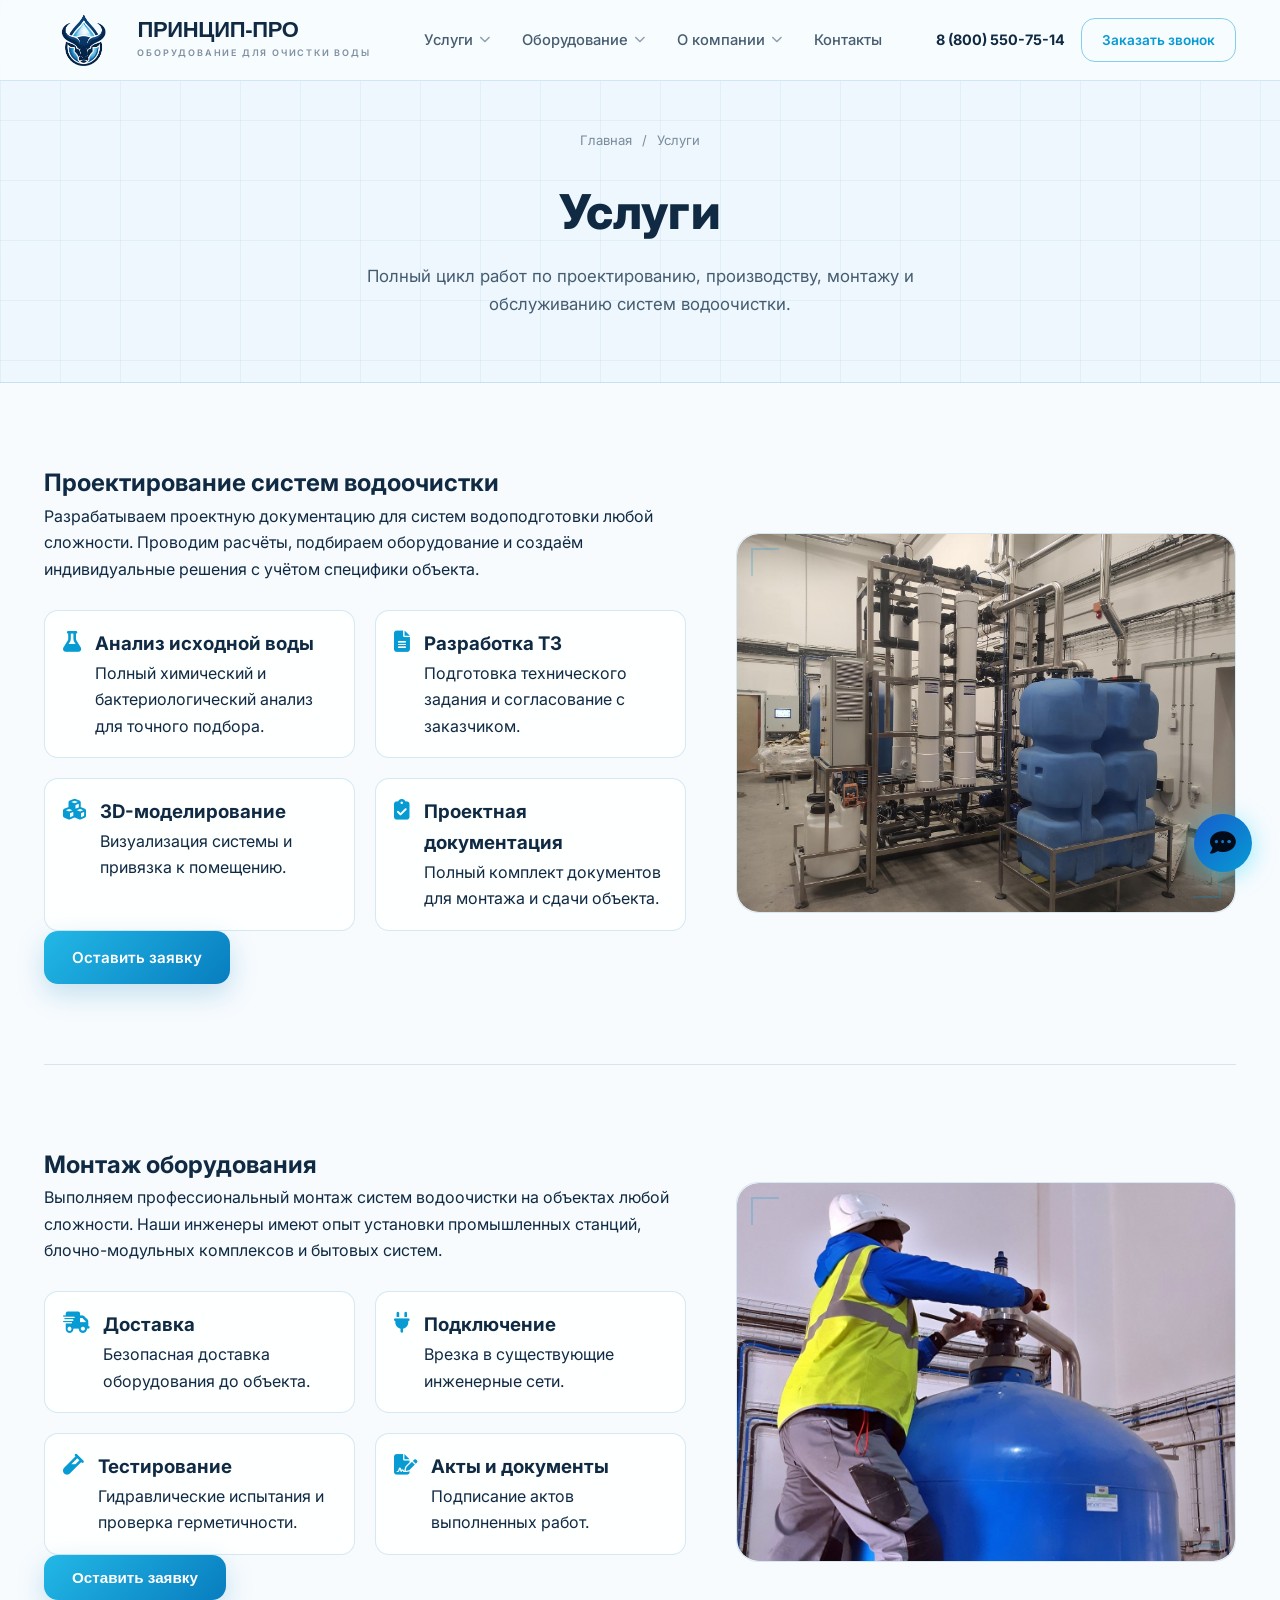
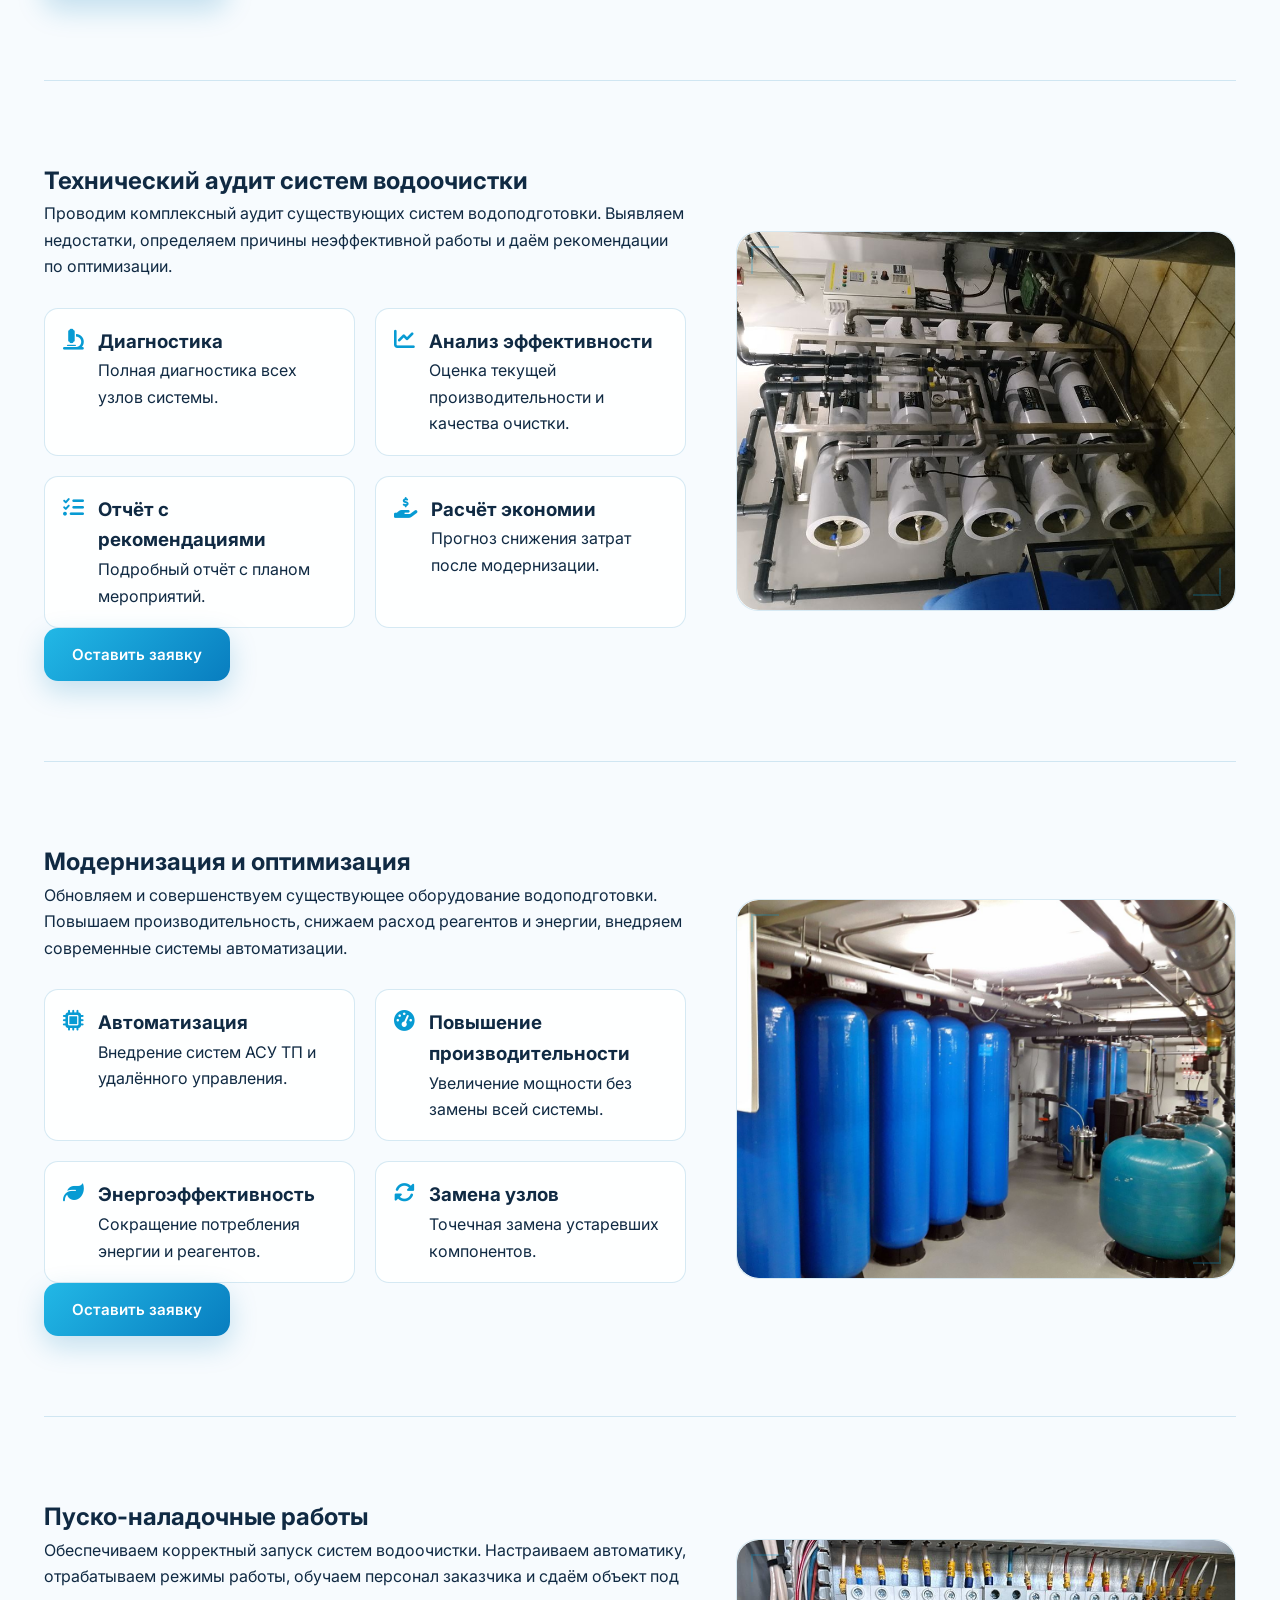
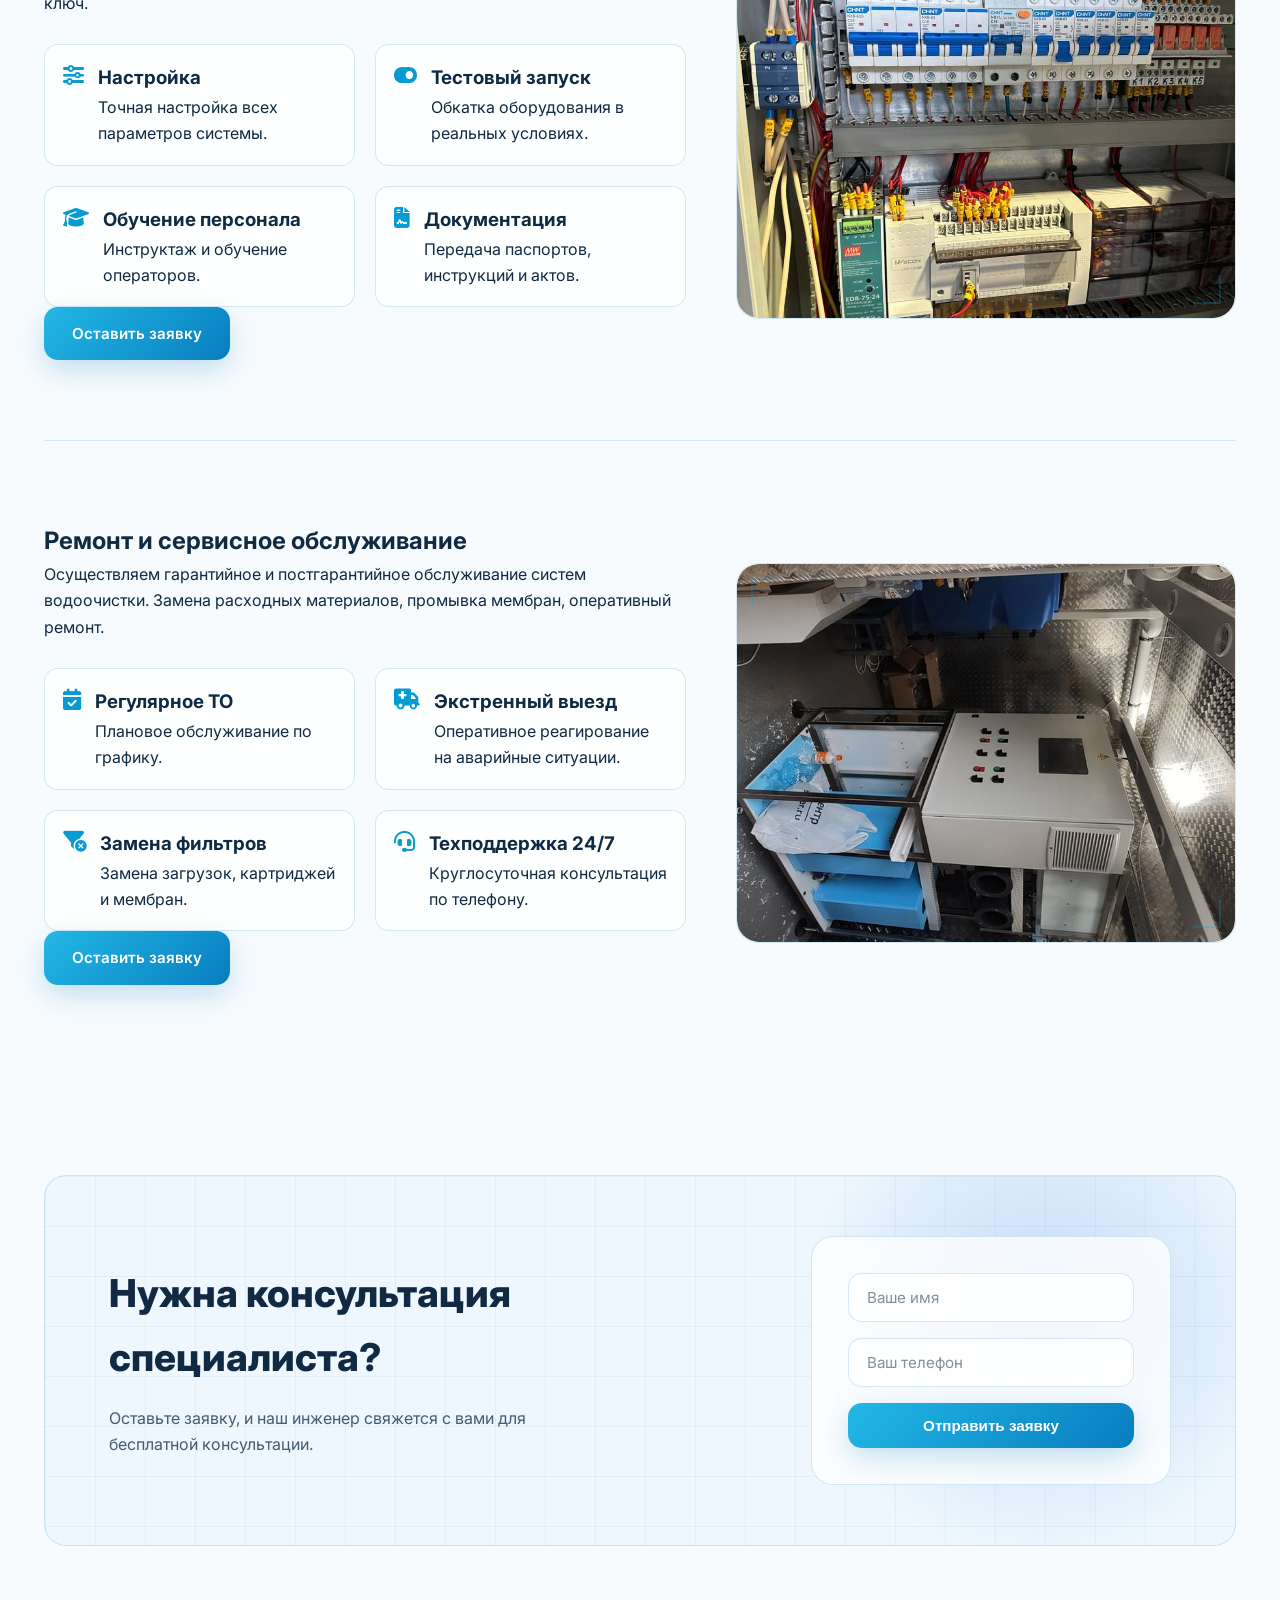
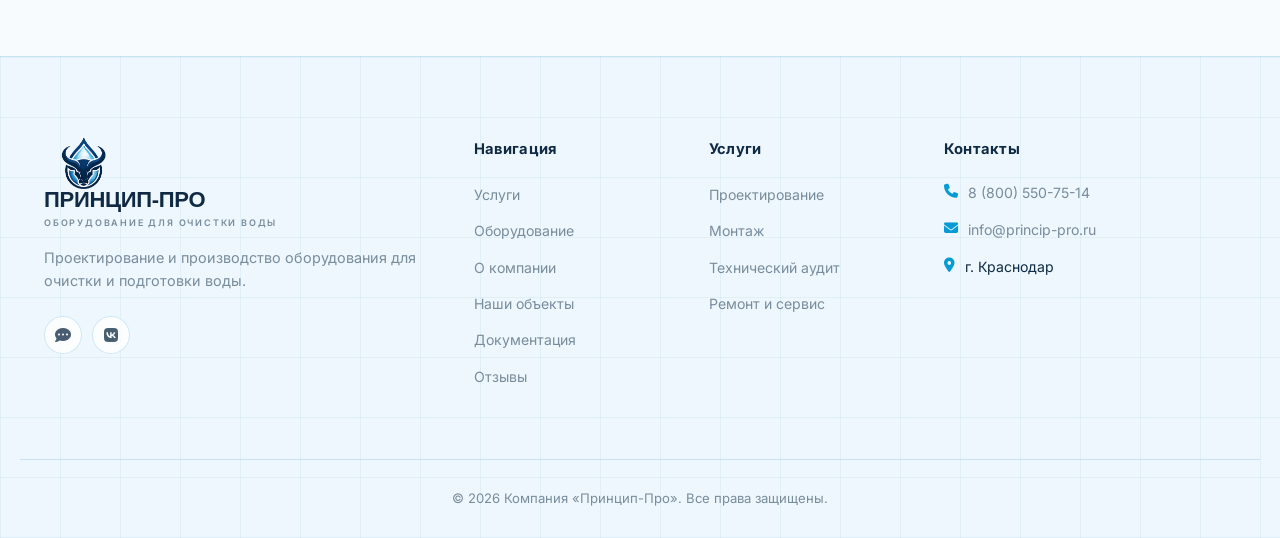
<file: services.html>
<!DOCTYPE html>
<html lang="ru">
<head>
    <meta charset="UTF-8">
    <meta name="viewport" content="width=device-width, initial-scale=1.0">
    <title>Услуги | Принцип-Про - Системы водоочистки</title>
    <meta name="description" content="Полный цикл работ по проектированию, производству, монтажу и обслуживанию систем водоочистки от компании «Принцип-Про».">
    <meta property="og:title" content="Услуги | Принцип-Про - Системы водоочистки">
    <meta property="og:description" content="Полный цикл работ по проектированию, производству, монтажу и обслуживанию систем водоочистки.">
    <meta property="og:type" content="website">
    <link rel="preconnect" href="https://fonts.googleapis.com">
    <link rel="preconnect" href="https://fonts.gstatic.com" crossorigin>
    <link href="https://fonts.googleapis.com/css2?family=Inter:wght@400;500;600;700;800&display=swap" rel="stylesheet">
    <link rel="stylesheet" href="https://cdnjs.cloudflare.com/ajax/libs/font-awesome/6.4.0/css/all.min.css">
    <link rel="stylesheet" href="css/styles.css?v=5">
</head>
<body>

<header class="header">
    <div class="container header-container">
            <a href="index.html" class="logo logo-horizontal"><img src="images/bull-icon.png" alt="Логотип Принцип-Про"><div class="logo-text-wrapper"><span class="logo-title">ПРИНЦИП-ПРО</span><span class="logo-subtitle">Оборудование для очистки воды</span></div></a>
        <nav class="nav" id="nav-menu">
            <ul class="nav-list">
                <li class="nav-item has-dropdown">
                    <a href="services.html" class="nav-link">Услуги <i class="fa-solid fa-chevron-down"></i></a>
                    <div class="dropdown">
                        <a href="services.html#design" class="dropdown-link"><i class="fa-solid fa-compass-drafting"></i> Проектирование</a>
                        <a href="services.html#montazh" class="dropdown-link"><i class="fa-solid fa-helmet-safety"></i> Монтаж</a>
                        <a href="services.html#audit" class="dropdown-link"><i class="fa-solid fa-magnifying-glass-chart"></i> Технический аудит</a>
                        <a href="services.html#modernization" class="dropdown-link"><i class="fa-solid fa-arrows-rotate"></i> Модернизация</a>
                        <a href="services.html#pnr" class="dropdown-link"><i class="fa-solid fa-play"></i> Пуско-наладка</a>
                        <a href="services.html#repair" class="dropdown-link"><i class="fa-solid fa-wrench"></i> Ремонт и сервис</a>
                    </div>
                </li>
                <li class="nav-item has-dropdown">
                    <a href="equipment.html" class="nav-link">Оборудование <i class="fa-solid fa-chevron-down"></i></a>
                    <div class="dropdown">
                        <a href="equipment.html#water-prep" class="dropdown-link"><i class="fa-solid fa-filter"></i> Водоподготовка</a>
                        <a href="equipment.html#electrolysis" class="dropdown-link"><i class="fa-solid fa-bolt"></i> Электролизные установки</a>
                        <a href="equipment.html#uv" class="dropdown-link"><i class="fa-solid fa-sun"></i> УФ-обеззараживание</a>
                        <a href="equipment.html#automation" class="dropdown-link"><i class="fa-solid fa-microchip"></i> АСУ ТП и автоматика</a>
                        <a href="equipment.html#reagents" class="dropdown-link"><i class="fa-solid fa-flask"></i> Реагенты</a>
                        <a href="equipment.html#parts" class="dropdown-link"><i class="fa-solid fa-gears"></i> Комплектующие</a>
                    </div>
                </li>
                <li class="nav-item has-dropdown">
                    <a href="about.html" class="nav-link">О компании <i class="fa-solid fa-chevron-down"></i></a>
                    <div class="dropdown">
                        <a href="about.html" class="dropdown-link"><i class="fa-solid fa-building"></i> О нас</a>
                        <a href="portfolio.html" class="dropdown-link"><i class="fa-solid fa-images"></i> Наши объекты</a>
                        <a href="docs.html" class="dropdown-link"><i class="fa-solid fa-file-certificate"></i> Документация</a>
                        <a href="reviews.html" class="dropdown-link"><i class="fa-solid fa-star"></i> Отзывы</a>
                    </div>
                </li>
                <li class="nav-item"><a href="contact.html" class="nav-link">Контакты</a></li>
            </ul>
        </nav>
        <div class="header-actions">
            <a href="tel:+78005507514" class="phone-link">8 (800) 550-75-14</a>
            <a href="contact.html" class="btn btn-outline header-btn">Заказать звонок</a>
                <button class="burger" id="burger-btn" type="button" aria-label="Открыть меню" aria-controls="nav-menu" aria-expanded="false"><i class="fa-solid fa-bars"></i></button>
        </div>
    </div>
</header>

<main>
    <section class="page-header">
        <div class="container">
            <div class="breadcrumbs">
                <a href="index.html">Главная</a> <span>/</span> <span>Услуги</span>
            </div>
            <h1>Услуги</h1>
            <p>Полный цикл работ по проектированию, производству, монтажу и обслуживанию систем водоочистки.</p>
        </div>
    </section>

    <section class="services-list-section">
        <div class="container">
            <!-- Service 1: Проектирование -->
            <div id="design" class="service-section reveal">
                <div class="service-hero">
                    <div class="service-info">
                        <h2>Проектирование систем водоочистки</h2>
                        <p>Разрабатываем проектную документацию для систем водоподготовки любой сложности. Проводим расчёты, подбираем оборудование и создаём индивидуальные решения с учётом специфики объекта.</p>
                        <div class="service-features grid-2-col">
                            <div class="feature-item">
                                <i class="fa-solid fa-flask"></i>
                                <div>
                                    <h3>Анализ исходной воды</h3>
                                    <p>Полный химический и бактериологический анализ для точного подбора.</p>
                                </div>
                            </div>
                            <div class="feature-item">
                                <i class="fa-solid fa-file-lines"></i>
                                <div>
                                    <h3>Разработка ТЗ</h3>
                                    <p>Подготовка технического задания и согласование с заказчиком.</p>
                                </div>
                            </div>
                            <div class="feature-item">
                                <i class="fa-solid fa-cubes"></i>
                                <div>
                                    <h3>3D-моделирование</h3>
                                    <p>Визуализация системы и привязка к помещению.</p>
                                </div>
                            </div>
                            <div class="feature-item">
                                <i class="fa-solid fa-clipboard-check"></i>
                                <div>
                                    <h3>Проектная документация</h3>
                                    <p>Полный комплект документов для монтажа и сдачи объекта.</p>
                                </div>
                            </div>
                        </div>
                        <a href="contact.html" class="btn btn-primary">Оставить заявку</a>
                    </div>
                    <div class="service-image-placeholder">
                        <img src="images/equipment/reverse-osmosis.jpg" alt="Проектирование систем водоочистки">
                    </div>
                </div>
            </div>

            <!-- Service 2: Монтаж -->
            <div id="montazh" class="service-section reveal">
                <div class="service-hero">
                    <div class="service-info">
                        <h2>Монтаж оборудования</h2>
                        <p>Выполняем профессиональный монтаж систем водоочистки на объектах любой сложности. Наши инженеры имеют опыт установки промышленных станций, блочно-модульных комплексов и бытовых систем.</p>
                        <div class="service-features grid-2-col">
                            <div class="feature-item">
                                <i class="fa-solid fa-truck-fast"></i>
                                <div>
                                    <h3>Доставка</h3>
                                    <p>Безопасная доставка оборудования до объекта.</p>
                                </div>
                            </div>
                            <div class="feature-item">
                                <i class="fa-solid fa-plug"></i>
                                <div>
                                    <h3>Подключение</h3>
                                    <p>Врезка в существующие инженерные сети.</p>
                                </div>
                            </div>
                            <div class="feature-item">
                                <i class="fa-solid fa-vial"></i>
                                <div>
                                    <h3>Тестирование</h3>
                                    <p>Гидравлические испытания и проверка герметичности.</p>
                                </div>
                            </div>
                            <div class="feature-item">
                                <i class="fa-solid fa-file-signature"></i>
                                <div>
                                    <h3>Акты и документы</h3>
                                    <p>Подписание актов выполненных работ.</p>
                                </div>
                            </div>
                        </div>
                        <button type="button" class="btn btn-primary" data-modal="callback-modal">Оставить заявку</button>
                    </div>
                    <div class="service-image-placeholder">
                        <img src="images/equipment/service-montage.jpg" alt="Монтаж оборудования">
                    </div>
                </div>
            </div>

            <!-- Service 3: Технический аудит -->
            <div id="audit" class="service-section reveal">
                <div class="service-hero">
                    <div class="service-info">
                        <h2>Технический аудит систем водоочистки</h2>
                        <p>Проводим комплексный аудит существующих систем водоподготовки. Выявляем недостатки, определяем причины неэффективной работы и даём рекомендации по оптимизации.</p>
                        <div class="service-features grid-2-col">
                            <div class="feature-item">
                                <i class="fa-solid fa-microscope"></i>
                                <div>
                                    <h3>Диагностика</h3>
                                    <p>Полная диагностика всех узлов системы.</p>
                                </div>
                            </div>
                            <div class="feature-item">
                                <i class="fa-solid fa-chart-line"></i>
                                <div>
                                    <h3>Анализ эффективности</h3>
                                    <p>Оценка текущей производительности и качества очистки.</p>
                                </div>
                            </div>
                            <div class="feature-item">
                                <i class="fa-solid fa-list-check"></i>
                                <div>
                                    <h3>Отчёт с рекомендациями</h3>
                                    <p>Подробный отчёт с планом мероприятий.</p>
                                </div>
                            </div>
                            <div class="feature-item">
                                <i class="fa-solid fa-hand-holding-dollar"></i>
                                <div>
                                    <h3>Расчёт экономии</h3>
                                    <p>Прогноз снижения затрат после модернизации.</p>
                                </div>
                            </div>
                        </div>
                        <a href="contact.html" class="btn btn-primary">Оставить заявку</a>
                    </div>
                    <div class="service-image-placeholder">
                        <img src="images/equipment/service-audit.jpg" alt="Технический аудит">
                    </div>
                </div>
            </div>

            <!-- Service 4: Модернизация -->
            <div id="modernization" class="service-section reveal">
                <div class="service-hero">
                    <div class="service-info">
                        <h2>Модернизация и оптимизация</h2>
                        <p>Обновляем и совершенствуем существующее оборудование водоподготовки. Повышаем производительность, снижаем расход реагентов и энергии, внедряем современные системы автоматизации.</p>
                        <div class="service-features grid-2-col">
                            <div class="feature-item">
                                <i class="fa-solid fa-microchip"></i>
                                <div>
                                    <h3>Автоматизация</h3>
                                    <p>Внедрение систем АСУ ТП и удалённого управления.</p>
                                </div>
                            </div>
                            <div class="feature-item">
                                <i class="fa-solid fa-gauge-high"></i>
                                <div>
                                    <h3>Повышение производительности</h3>
                                    <p>Увеличение мощности без замены всей системы.</p>
                                </div>
                            </div>
                            <div class="feature-item">
                                <i class="fa-solid fa-leaf"></i>
                                <div>
                                    <h3>Энергоэффективность</h3>
                                    <p>Сокращение потребления энергии и реагентов.</p>
                                </div>
                            </div>
                            <div class="feature-item">
                                <i class="fa-solid fa-rotate"></i>
                                <div>
                                    <h3>Замена узлов</h3>
                                    <p>Точечная замена устаревших компонентов.</p>
                                </div>
                            </div>
                        </div>
                        <a href="contact.html" class="btn btn-primary">Оставить заявку</a>
                    </div>
                    <div class="service-image-placeholder">
                        <img src="images/equipment/service-modern.jpg" alt="Модернизация и оптимизация">
                    </div>
                </div>
            </div>

            <!-- Service 5: Пуско-наладка -->
            <div id="pnr" class="service-section reveal">
                <div class="service-hero">
                    <div class="service-info">
                        <h2>Пуско-наладочные работы</h2>
                        <p>Обеспечиваем корректный запуск систем водоочистки. Настраиваем автоматику, отрабатываем режимы работы, обучаем персонал заказчика и сдаём объект под ключ.</p>
                        <div class="service-features grid-2-col">
                            <div class="feature-item">
                                <i class="fa-solid fa-sliders"></i>
                                <div>
                                    <h3>Настройка</h3>
                                    <p>Точная настройка всех параметров системы.</p>
                                </div>
                            </div>
                            <div class="feature-item">
                                <i class="fa-solid fa-toggle-on"></i>
                                <div>
                                    <h3>Тестовый запуск</h3>
                                    <p>Обкатка оборудования в реальных условиях.</p>
                                </div>
                            </div>
                            <div class="feature-item">
                                <i class="fa-solid fa-graduation-cap"></i>
                                <div>
                                    <h3>Обучение персонала</h3>
                                    <p>Инструктаж и обучение операторов.</p>
                                </div>
                            </div>
                            <div class="feature-item">
                                <i class="fa-solid fa-file-contract"></i>
                                <div>
                                    <h3>Документация</h3>
                                    <p>Передача паспортов, инструкций и актов.</p>
                                </div>
                            </div>
                        </div>
                        <a href="contact.html" class="btn btn-primary">Оставить заявку</a>
                    </div>
                    <div class="service-image-placeholder">
                        <img src="images/equipment/control-cabinet.jpg" alt="Пуско-наладочные работы">
                    </div>
                </div>
            </div>

            <!-- Service 6: Ремонт и сервис -->
            <div id="repair" class="service-section reveal">
                <div class="service-hero">
                    <div class="service-info">
                        <h2>Ремонт и сервисное обслуживание</h2>
                        <p>Осуществляем гарантийное и постгарантийное обслуживание систем водоочистки. Замена расходных материалов, промывка мембран, оперативный ремонт.</p>
                        <div class="service-features grid-2-col">
                            <div class="feature-item">
                                <i class="fa-solid fa-calendar-check"></i>
                                <div>
                                    <h3>Регулярное ТО</h3>
                                    <p>Плановое обслуживание по графику.</p>
                                </div>
                            </div>
                            <div class="feature-item">
                                <i class="fa-solid fa-truck-medical"></i>
                                <div>
                                    <h3>Экстренный выезд</h3>
                                    <p>Оперативное реагирование на аварийные ситуации.</p>
                                </div>
                            </div>
                            <div class="feature-item">
                                <i class="fa-solid fa-filter-circle-xmark"></i>
                                <div>
                                    <h3>Замена фильтров</h3>
                                    <p>Замена загрузок, картриджей и мембран.</p>
                                </div>
                            </div>
                            <div class="feature-item">
                                <i class="fa-solid fa-headset"></i>
                                <div>
                                    <h3>Техподдержка 24/7</h3>
                                    <p>Круглосуточная консультация по телефону.</p>
                                </div>
                            </div>
                        </div>
                        <a href="contact.html" class="btn btn-primary">Оставить заявку</a>
                    </div>
                    <div class="service-image-placeholder">
                        <img src="images/equipment/service-repair.jpg" alt="Ремонт и сервисное обслуживание">
                    </div>
                </div>
            </div>
        </div>
    </section>

    <!-- CTA Section -->
    <section class="cta-section reveal">
        <div class="container">
            <div class="cta-wrapper">
                <div class="cta-content">
                    <h2>Нужна консультация специалиста?</h2>
                    <p>Оставьте заявку, и наш инженер свяжется с вами для бесплатной консультации.</p>
                </div>
                <div class="cta-form-container">
                    <form class="cta-form" action="#" method="POST">
                        <div class="form-group">
                            <input type="text" name="name" class="form-control" placeholder="Ваше имя" required>
                        </div>
                        <div class="form-group">
                            <input type="tel" name="phone" class="form-control" placeholder="Ваш телефон" required>
                        </div>
                        <button type="submit" class="btn btn-primary btn-block">Отправить заявку</button>
                    </form>
                </div>
            </div>
        </div>
    </section>
</main>

<footer class="footer">
    <div class="container footer-container">
        <div class="footer-col brand-col">
            <a href="index.html" class="logo footer-logo logo-horizontal"><img src="images/bull-icon.png" alt="Логотип Принцип-Про"><div class="logo-text-wrapper"><span class="logo-title">ПРИНЦИП-ПРО</span><span class="logo-subtitle">Оборудование для очистки воды</span></div></a>
            <p class="footer-desc">Проектирование и производство оборудования для очистки и подготовки воды.</p>
            <div class="socials">
                <a href="https://max.ru/u/f9LHodD0cOKvAIiG-JIegaAh4_w824uipHCIs8MOaPiqQI20B_xTAg_IQRk" aria-label="MAX Chat" target="_blank" title="�������� � MAX"><i class="fa-solid fa-comment-dots"></i></a>
                <a href="#" aria-label="VK"><i class="fa-brands fa-vk"></i></a>
            </div>
        </div>
        <div class="footer-col">
                <p class="footer-title">Навигация</p>
            <ul class="footer-links">
                <li><a href="services.html">Услуги</a></li>
                <li><a href="equipment.html">Оборудование</a></li>
                <li><a href="about.html">О компании</a></li>
                <li><a href="portfolio.html">Наши объекты</a></li>
                <li><a href="docs.html">Документация</a></li>
                <li><a href="reviews.html">Отзывы</a></li>
            </ul>
        </div>
        <div class="footer-col">
                <p class="footer-title">Услуги</p>
            <ul class="footer-links">
                <li><a href="services.html#design">Проектирование</a></li>
                <li><a href="services.html#montazh">Монтаж</a></li>
                <li><a href="services.html#audit">Технический аудит</a></li>
                <li><a href="services.html#repair">Ремонт и сервис</a></li>
            </ul>
        </div>
        <div class="footer-col">
                <p class="footer-title">Контакты</p>
            <ul class="footer-contacts">
                <li><i class="fa-solid fa-phone"></i> <a href="tel:+78005507514">8 (800) 550-75-14</a></li>
                <li><i class="fa-solid fa-envelope"></i> <a href="mailto:info@princip-pro.ru">info@princip-pro.ru</a></li>
                <li><i class="fa-solid fa-location-dot"></i> г. Краснодар</li>
            </ul>
        </div>
    </div>
    <div class="container footer-bottom">
        <p>&copy; 2026 Компания «Принцип-Про». Все права защищены.</p>
    </div>
</footer>

    <!-- Modal -->
    <div class="modal-overlay" id="callback-modal">
        <div class="modal-content">
            <button class="modal-close"><i class="fa-solid fa-xmark"></i></button>
            <h3 class="modal-title">Оставить заявку</h3>
            <p class="modal-desc">Оставьте свои данные, и наш специалист свяжется с вами в течение 15 минут.</p>
            <form class="contact-form">
                <div class="form-group">
                    <input type="text" class="form-control" placeholder="Ваше имя" required>
                </div>
                <div class="form-group">
                    <input type="tel" class="form-control" placeholder="Ваш телефон" required>
                </div>
                <button type="submit" class="btn btn-primary" style="width:100%;">Жду звонка</button>
                <p class="policy-text" style="font-size: 0.8rem; color: var(--text-secondary); text-align: center; margin-top: 1rem;">Нажимая кнопку, вы соглашаетесь с <a href="policy.html" style="color: var(--accent-color);">политикой конфиденциальности</a>.</p>
            </form>
        </div>
    </div>

        <!-- MAX Widget -->
    
    <script src="js/script.js?v=5"></script>
<a href="https://max.ru/u/f9LHodD0cOKvAIiG-JIegaAh4_w824uipHCIs8MOaPiqQI20B_xTAg_IQRk" target="_blank" class="floating-chat" title="�������� � MAX">
    <i class="fa-solid fa-comment-dots"></i>
</a>
</body>
</html>
</file>
<file: css/styles.css>
/* ═══════════════════════════════════════════════════════
   ПРИНЦИП-ПРО · Light Water Engineering Theme v3.0
   ═══════════════════════════════════════════════════════ */

/* ── 1. VARIABLES ────────────────────────────────────── */
:root {
    --bg:           #f7fbfe;
    --bg-2:         #edf7fd;
    --bg-3:         #ffffff;
    --card:         rgba(255, 255, 255, 0.86);
    --card-hov:     #ffffff;

    --accent:       #079bd3;
    --accent-dim:   rgba(7, 155, 211, 0.11);
    --accent-glow:  rgba(7, 155, 211, 0.24);
    --accent-2:     #165dcc;
    --accent-color: #079bd3;
    --accent-hover: #057fae;

    --th:           #102a43;
    --tm:           rgba(16, 42, 67, 0.76);
    --ts:           rgba(16, 42, 67, 0.52);
    --text-primary: #102a43;
    --text-secondary: rgba(16, 42, 67, 0.68);
    --bg-dark:      #e5f3fb;

    --border:       rgba(17, 126, 183, 0.17);
    --border-hov:   rgba(7, 155, 211, 0.48);
    --grid-ln:      rgba(13, 104, 155, 0.055);

    --r-s: 8px;   --r: 14px;   --r-l: 22px;
    --tr: 0.3s ease;
}

/* ── 2. RESET & BASE ─────────────────────────────────── */
*, *::before, *::after { margin: 0; padding: 0; box-sizing: border-box; }
html { scroll-behavior: smooth; overflow-x: hidden; }
[id] { scroll-margin-top: 100px; }
body {
    font-family: 'Inter', sans-serif;
    background: var(--bg);
    color: var(--th);
    line-height: 1.65;
    -webkit-font-smoothing: antialiased;
    overflow-x: hidden;
}
img { max-width: 100%; display: block; }
a { color: inherit; }

/* ── 3. LAYOUT & UTILITIES ───────────────────────────── */
.container      { max-width: 1240px; margin: 0 auto; padding: 0 24px; }
.section        { padding: 110px 0; }
.text-center    { text-align: center; }
.w-100          { width: 100%; }
.sr-only        { position: absolute; width: 1px; height: 1px; padding: 0; margin: -1px;
                  overflow: hidden; clip: rect(0, 0, 0, 0); white-space: nowrap; border: 0; }
.policy-text    { font-size: .82rem; color: var(--ts); margin-top: 14px;
                  display: block; text-align: center; }
.policy-text a  { color: var(--accent); text-decoration: none; }

.bg-light {
    background: var(--bg-2);
    background-image:
        linear-gradient(var(--grid-ln) 1px, transparent 1px),
        linear-gradient(90deg, var(--grid-ln) 1px, transparent 1px);
    background-size: 60px 60px;
}

.section-header        { text-align: center; margin-bottom: 64px; }
.section-header h2     { font-size: clamp(1.9rem, 3.8vw, 2.9rem); font-weight: 800;
                         letter-spacing: -.5px; line-height: 1.1; margin-bottom: 14px; }
.section-subtitle      { font-size: 1.05rem; color: var(--tm); max-width: 580px; margin: 0 auto; }

/* gradient text */
.grad {
    background: linear-gradient(130deg, var(--accent) 0%, #4da6ff 100%);
    -webkit-background-clip: text; -webkit-text-fill-color: transparent;
    background-clip: text;
}

/* badge tag */
.tag {
    display: inline-flex; align-items: center; gap: 8px;
    padding: 6px 16px; border-radius: 100px;
    background: var(--accent-dim); border: 1px solid var(--border-hov);
    font-size: .78rem; font-weight: 600; color: var(--accent);
    letter-spacing: .6px; text-transform: uppercase; margin-bottom: 22px;
}
.tag-dot {
    width: 7px; height: 7px; border-radius: 50%;
    background: var(--accent); box-shadow: 0 0 8px var(--accent);
    animation: pulse-dot 2.2s ease-in-out infinite;
}

/* ── 4. BUTTONS ──────────────────────────────────────── */
.btn {
    display: inline-flex; align-items: center; justify-content: center; gap: 8px;
    padding: 14px 28px; border-radius: var(--r); font-weight: 600; font-size: .95rem;
    text-decoration: none; cursor: pointer; border: none; transition: var(--tr);
    white-space: nowrap;
}
.btn-primary {
    background: linear-gradient(135deg, #22b8e6 0%, #087dbf 100%);
    color: #ffffff;
    box-shadow: 0 10px 28px rgba(7, 126, 183, 0.22);
}
.btn-primary:hover {
    transform: translateY(-2px);
    box-shadow: 0 14px 34px rgba(7, 126, 183, 0.30);
    filter: brightness(1.08);
}
.btn-outline, .btn-ghost {
    background: transparent;
    border: 1px solid var(--border-hov);
    color: var(--accent);
}
.btn-outline:hover, .btn-ghost:hover {
    background: var(--accent-dim);
    transform: translateY(-2px);
}
.btn-sm      { padding: 9px 18px; font-size: .85rem; }
.btn-block   { display: flex; width: 100%; }
.btn-call    { padding: 8px 16px; border: 1px solid var(--border-hov);
               color: var(--accent); background: transparent; border-radius: var(--r-s);
               cursor: pointer; transition: var(--tr); font-size: .85rem; font-weight: 600; }
.btn-call:hover { background: var(--accent-dim); }

/* ── 5. HEADER ───────────────────────────────────────── */
.header {
    position: fixed; top: 0; left: 0; width: 100%;
    background: rgba(249, 253, 255, 0.86);
    backdrop-filter: blur(18px); -webkit-backdrop-filter: blur(18px);
    border-bottom: 1px solid var(--border);
    z-index: 1500; transition: var(--tr);
}
.header.scrolled {
    background: rgba(255, 255, 255, 0.96);
    box-shadow: 0 8px 30px rgba(29, 89, 126, 0.10);
}
.header-container {
    display: flex; justify-content: space-between;
    align-items: center; height: 80px;
}

/* Logo */
.logo { text-decoration: none; }
.logo-horizontal { display: flex; align-items: center; gap: 12px; flex-shrink: 0; }
.logo-horizontal img { height: 52px; width: auto; }
.logo-horizontal .logo-text-wrapper { display: flex; flex-direction: column; }
.logo-horizontal .logo-title {
    font-size: 22px; font-weight: 900; color: var(--th);
    line-height: 1; letter-spacing: -.3px; font-family: Arial, sans-serif;
}
.logo-horizontal .logo-subtitle {
    font-size: 9px; font-weight: 600; color: var(--ts);
    letter-spacing: 1.8px; text-transform: uppercase; margin-top: 5px;
}
/* Nav */
.nav-list { display: flex; list-style: none; gap: 4px; }
.nav-link {
    text-decoration: none; color: var(--tm); font-weight: 500;
    font-size: .92rem; padding: 8px 14px; border-radius: var(--r-s);
    transition: var(--tr); display: flex; align-items: center; gap: 6px;
}
.nav-link:hover { color: var(--accent-2); background: var(--accent-dim); }
.nav-link i { font-size: .7rem; opacity: .6; }
/* Dropdown */
.has-dropdown { position: relative; }
.dropdown {
    position: absolute; top: calc(100% + 12px); left: 50%;
    transform: translateX(-50%) translateY(6px);
    background: var(--bg-3); border: 1px solid var(--border);
    border-radius: var(--r); min-width: 260px;
    box-shadow: 0 24px 60px rgba(23,74,106,.16), 0 0 0 1px var(--border);
    padding: 8px; opacity: 0; visibility: hidden; transition: var(--tr);
}
.has-dropdown:hover .dropdown {
    opacity: 1; visibility: visible; transform: translateX(-50%) translateY(0);
}
.dropdown-link {
    display: flex; align-items: center; gap: 12px; padding: 10px 16px;
    border-radius: var(--r-s); text-decoration: none; color: var(--tm);
    font-size: .9rem; transition: var(--tr);
}
.dropdown-link:hover { background: var(--accent-dim); color: var(--th); }
.dropdown-link i { color: var(--accent); width: 18px; text-align: center; font-size: .9rem; }
/* Header actions */
.header-actions { display: flex; align-items: center; gap: 16px; }
.phone-link { text-decoration: none; color: var(--th); font-weight: 700;
              font-size: .9rem; white-space: nowrap; }
.phone-link:hover { color: var(--accent); }
.header-btn { font-size: .85rem; padding: 10px 20px; }
.burger { display: none; background: none; border: 1px solid var(--border);
          border-radius: var(--r-s); width: 40px; height: 40px;
          font-size: 1.1rem; color: var(--th); cursor: pointer; }

/* ── 6. HERO ─────────────────────────────────────────── */
.hero {
    position: relative; min-height: 680px;
    display: flex; align-items: center;
    padding-top: 80px; overflow: hidden;
    background: linear-gradient(145deg, #ffffff 0%, #f0f9fe 46%, #e7f5fc 100%);
}

/* Engineering flow background */
.engineering-flow-bg {
    position: absolute; inset: 0; width: 100%; height: 100%;
    z-index: 0; pointer-events: none;
}

.hero-container {
    position: relative; z-index: 2;
    display: grid; grid-template-columns: minmax(0, 600px) 1fr; gap: 100px;
    align-items: center;
}

/* Hero content */
.hero-content { max-width: 600px; }
.hero-badge {
    display: inline-flex; align-items: center; gap: 8px;
    padding: 6px 16px; border-radius: 100px;
    background: rgba(7,155,211,.08); border: 1px solid rgba(7,155,211,.2);
    font-size: .78rem; font-weight: 600; color: var(--accent);
    letter-spacing: .5px; text-transform: uppercase; margin-bottom: 28px;
    backdrop-filter: blur(8px);
}
.badge-dot {
    width: 7px; height: 7px; border-radius: 50%;
    background: var(--accent); box-shadow: 0 0 8px var(--accent);
    animation: pulse-dot 2.2s ease-in-out infinite; flex-shrink: 0;
}
.hero-title {
    font-size: clamp(2.6rem, 5.5vw, 4.2rem);
    font-weight: 900; line-height: 1.1; letter-spacing: -.8px;
    margin-bottom: 24px; color: var(--th);
}
.hero-subtitle {
    font-size: 1.1rem; color: var(--tm); margin-bottom: 40px;
    max-width: 560px; line-height: 1.7;
}
.hero-buttons { display: flex; gap: 16px; flex-wrap: wrap; margin-bottom: 52px; }

/* Hero meta bar */
.hero-meta { display: flex; align-items: center; gap: 0; }
.hero-meta-item { display: flex; flex-direction: column; }
.hero-meta-val { font-size: 1.6rem; font-weight: 800; color: var(--accent); line-height: 1; }
.hero-meta-lbl { font-size: .75rem; color: var(--ts); margin-top: 4px;
                  text-transform: uppercase; letter-spacing: .5px; }
.hero-meta-sep { width: 1px; height: 36px; background: var(--border);
                  margin: 0 28px; flex-shrink: 0; }

/* Process stages visualization */
.process-stages {
    position: relative;
    display: flex; flex-direction: column;
    gap: 48px;
    justify-self: end;
    padding: 40px 0;
}
.stage-marker {
    display: flex; align-items: center; gap: 16px;
    opacity: 0;
    transform: translateX(30px);
    transition: opacity 0.6s ease, transform 0.6s ease;
}
.stage-marker.active {
    opacity: 1;
    transform: translateX(0);
}
.stage-dot {
    width: 12px; height: 12px;
    border-radius: 50%;
    background: rgba(7,155,211,0.3);
    border: 2px solid var(--accent);
    position: relative;
    flex-shrink: 0;
    transition: all 0.4s ease;
}
.stage-marker.active .stage-dot {
    background: var(--accent);
    box-shadow: 0 0 20px rgba(7,155,211,0.5);
}
.stage-dot::before {
    content: '';
    position: absolute;
    top: 50%; left: 50%;
    transform: translate(-50%, -50%);
    width: 24px; height: 24px;
    border-radius: 50%;
    border: 1px solid var(--accent);
    opacity: 0;
    transition: opacity 0.4s ease;
}
.stage-marker.active .stage-dot::before {
    opacity: 0.3;
}
.stage-label {
    font-size: 0.9rem;
    font-weight: 600;
    color: var(--tm);
    line-height: 1.3;
    white-space: nowrap;
}
.stage-marker.active .stage-label {
    color: var(--th);
}

/* Flow particles */
.flow-particle {
    fill: var(--accent);
    opacity: 0.7;
}


/* ── 7. MONITOR WIDGET ───────────────────────────────── */
/* ── 8. ROUTING CARDS ────────────────────────────────── */
.routing-section { padding: 0 0 0 0; margin-top: -2px; }
.routing-grid {
    display: grid; grid-template-columns: repeat(3, 1fr);
    gap: 24px; padding: 70px 0 80px;
}
.routing-card {
    background: var(--card); border: 1px solid var(--border);
    border-radius: var(--r-l); padding: 40px 32px;
    display: flex; flex-direction: column;
    text-decoration: none; color: var(--th);
    transition: all 0.3s ease;
    position: relative; overflow: hidden;
    backdrop-filter: blur(8px);
}
.routing-card::before {
    content: ''; position: absolute; inset: 0; border-radius: inherit;
    background: linear-gradient(135deg, rgba(0,212,255,.04) 0%, transparent 60%);
    opacity: 0; transition: opacity .3s;
}
.routing-card:hover {
    border-color: var(--border-hov);
    box-shadow: 0 8px 24px rgba(24,95,137,.14);
    transform: translateY(-4px);
}
.routing-card:hover::before { opacity: 1; }
.routing-icon {
    width: 56px; height: 56px; border-radius: var(--r);
    background: var(--accent-dim); color: var(--accent);
    display: flex; align-items: center; justify-content: center;
    font-size: 1.4rem; margin-bottom: 22px; transition: var(--tr);
}
.routing-card:hover .routing-icon { background: var(--accent); color: #ffffff; }
.routing-card h3 { font-size: 1.1rem; font-weight: 700; margin-bottom: 10px; }
.routing-card p  { color: var(--tm); font-size: .9rem; line-height: 1.6; flex: 1; margin-bottom: 24px; }
.routing-arrow   { color: var(--accent); font-size: 1rem; transition: transform .3s; }
.routing-card:hover .routing-arrow { transform: translateX(8px); }

/* ── 9. CLIENT INDUSTRIES STRIP ──────────────────────── */
.clients-strip { padding: 36px 0; border-top: 1px solid var(--border); border-bottom: 1px solid var(--border); }
.clients-strip-inner { display: flex; align-items: center; gap: 40px; flex-wrap: wrap; }
.clients-strip-label { font-size: .78rem; font-weight: 600; color: var(--ts);
                       letter-spacing: .8px; text-transform: uppercase; white-space: nowrap; }
.clients-sep { width: 1px; height: 24px; background: var(--border); flex-shrink: 0; }
.clients-grid { display: flex; flex-wrap: wrap; gap: 10px; flex: 1; }
.client-type {
    display: flex; align-items: center; gap: 8px;
    padding: 8px 16px; border-radius: 100px;
    border: 1px solid var(--border); color: var(--tm);
    font-size: .82rem; font-weight: 500; transition: var(--tr);
    white-space: nowrap;
}
.client-type i { color: var(--accent); font-size: .8rem; }
.client-type:hover { border-color: var(--border-hov); color: var(--th); background: var(--card); }

/* ── 10. STATS / NUMBERS ─────────────────────────────── */
.numbers-section {
    padding: 80px 0;
    background: var(--bg-2);
    background-image: linear-gradient(var(--grid-ln) 1px,transparent 1px),
        linear-gradient(90deg,var(--grid-ln) 1px,transparent 1px);
    background-size: 60px 60px;
    border-top: 1px solid var(--border); border-bottom: 1px solid var(--border);
}
.numbers-grid { display: grid; grid-template-columns: repeat(4, 1fr); gap: 0; }
.number-item {
    text-align: center; padding: 30px 20px;
    border-right: 1px solid var(--border); position: relative;
}
.number-item:last-child { border-right: none; }
.number-value {
    font-size: clamp(2.4rem, 4vw, 3.4rem);
    font-weight: 900; line-height: 1;
    background: linear-gradient(135deg, var(--accent) 0%, #4da6ff 100%);
    -webkit-background-clip: text; -webkit-text-fill-color: transparent;
    background-clip: text; margin-bottom: 10px; display: block;
    transition: all .6s ease;
}
.number-label { font-size: .88rem; color: var(--ts); line-height: 1.4; }

/* ── 11. TIMELINE / HOW IT WORKS ─────────────────────── */
.how-it-works { padding: 110px 0; }
.timeline {
    display: grid; grid-template-columns: repeat(4, 1fr);
    gap: 24px; position: relative; margin-top: 64px;
}
.timeline-connector {
    position: absolute; top: 28px;
    left: calc(12.5% + 4px); right: calc(12.5% + 4px);
    height: 2px; width: calc(100% - 25% - 8px);
    z-index: 0; pointer-events: none;
}
.timeline-connector .connector-bg {
    x1: 0; y1: 1; x2: 100%; y2: 1;
    stroke: var(--border); stroke-width: 2;
    vector-effect: non-scaling-stroke;
}
.timeline-connector .connector-progress {
    x1: 0; y1: 1; x2: 0; y2: 1;
    stroke: url(#timeline-gradient); stroke-width: 2;
    vector-effect: non-scaling-stroke;
    transition: x2 0.6s ease;
}
.timeline-item { text-align: center; position: relative; z-index: 1; padding: 0 12px;
    opacity: 0; transform: translateY(20px);
    transition: opacity 0.5s ease, transform 0.5s ease; }
.timeline-item.active { opacity: 1; transform: translateY(0); }
.timeline-step {
    width: 56px; height: 56px; border-radius: 50%;
    background: var(--bg-3); border: 2px solid var(--border);
    color: var(--ts); display: flex; align-items: center; justify-content: center;
    font-weight: 800; font-size: 1.15rem; margin: 0 auto 24px;
    transition: all 0.4s ease;
}
.timeline-item.active .timeline-step {
    background: var(--accent); color: #ffffff;
    border-color: var(--accent);
    box-shadow: 0 0 24px var(--accent-glow);
}
.timeline-title { font-size: 1rem; font-weight: 700; margin-bottom: 8px; }
.timeline-text  { font-size: .85rem; color: var(--tm); line-height: 1.6; }

/* ── 12. EQUIPMENT PREVIEW ───────────────────────────── */
.equipment-preview { padding: 110px 0; }
.equipment-grid { display: grid; grid-template-columns: repeat(2, 1fr); gap: 24px; }
.equipment-card {
    background: var(--card); border: 1px solid var(--border);
    border-radius: var(--r-l); overflow: hidden; transition: var(--tr);
}
.equipment-card:hover {
    border-color: var(--border-hov);
    box-shadow: 0 22px 55px rgba(24,95,137,.15);
    transform: translateY(-4px);
}
.equipment-card-image { height: 220px; overflow: hidden; position: relative; }
.equipment-card-image img {
    width: 100%; height: 100%; object-fit: cover;
    transition: transform .6s ease;
}
.equipment-card:hover .equipment-card-image img { transform: scale(1.06); }
.equipment-card-body { padding: 28px; }
.equipment-card-body h3 { font-size: 1.1rem; font-weight: 700; margin-bottom: 10px; }
.equipment-card-body p  { font-size: .9rem; color: var(--tm); margin-bottom: 20px; line-height: 1.6; }

/* Photo / Image placeholder */
.photo-placeholder {
    width: 100%; height: 100%; min-height: 220px;
    background: linear-gradient(135deg, #ffffff 0%, #e6f4fb 100%);
    border-bottom: 1px solid var(--border);
    display: flex; flex-direction: column; align-items: center; justify-content: center;
    gap: 12px; color: var(--ts); position: relative; overflow: hidden;
}
.photo-placeholder::before, .photo-placeholder::after {
    content: ''; position: absolute; width: 24px; height: 24px;
    border-color: var(--border-hov); border-style: solid; opacity: .6;
}
.photo-placeholder::before { top: 12px; left: 12px;
    border-width: 2px 0 0 2px; }
.photo-placeholder::after  { bottom: 12px; right: 12px;
    border-width: 0 2px 2px 0; }
.photo-placeholder i { font-size: 2.5rem; color: var(--border-hov); }
.photo-placeholder span { font-size: .78rem; letter-spacing: .8px;
    text-transform: uppercase; color: var(--ts); }

/* ── 13. TRUST / WHY US ──────────────────────────────── */
.trust-section { padding: 110px 0; }
.trust-grid { display: grid; grid-template-columns: repeat(4, 1fr); gap: 20px; }
.trust-item {
    background: var(--card); border: 1px solid var(--border);
    border-radius: var(--r-l); padding: 36px 28px;
    text-align: center; transition: var(--tr); position: relative; overflow: hidden;
}
.trust-item::after {
    content: ''; position: absolute; bottom: 0; left: 0; right: 0;
    height: 3px; background: linear-gradient(90deg, var(--accent-2), var(--accent));
    transform: scaleX(0); transform-origin: left; transition: transform .4s ease;
}
.trust-item:hover { border-color: var(--border-hov); background: var(--card-hov); }
.trust-item:hover::after { transform: scaleX(1); }
.trust-item i {
    font-size: 2rem; color: var(--accent); margin-bottom: 18px;
    display: block; transition: transform .3s;
}
.trust-item:hover i { transform: scale(1.15); }
.trust-item h3 { font-size: 1rem; font-weight: 700; margin-bottom: 10px; }
.trust-item p  { font-size: .88rem; color: var(--tm); line-height: 1.6; }
.trust-icon { font-size: 2rem; color: var(--accent); margin-bottom: 18px; display: block; }

/* ── 14. CTA SECTION ─────────────────────────────────── */
.cta-section { padding: 110px 0; }
.cta-wrapper {
    background: var(--bg-2);
    border: 1px solid var(--border);
    border-radius: var(--r-l);
    display: flex; justify-content: space-between; align-items: center;
    padding: 60px 64px; gap: 60px; position: relative; overflow: hidden;
    background-image: linear-gradient(var(--grid-ln) 1px,transparent 1px),
        linear-gradient(90deg,var(--grid-ln) 1px,transparent 1px);
    background-size: 50px 50px;
}
.cta-wrapper::before {
    content: ''; position: absolute; top: -30%; right: -5%;
    width: 500px; height: 500px; border-radius: 50%;
    background: radial-gradient(circle, rgba(0,91,224,.18) 0%, transparent 70%);
    pointer-events: none;
}
.cta-content { color: var(--th); max-width: 480px; position: relative; z-index: 1; }
.cta-content h2 { font-size: clamp(1.7rem, 3vw, 2.4rem); font-weight: 800; margin-bottom: 16px; }
.cta-content p  { color: var(--tm); font-size: 1rem; }
.cta-form-container {
    background: rgba(255,255,255,.78); backdrop-filter: blur(12px);
    border: 1px solid var(--border); border-radius: var(--r-l);
    padding: 36px; min-width: 360px; max-width: 420px;
    position: relative; z-index: 1;
}

/* ── 15. FORMS ───────────────────────────────────────── */
.form-group { margin-bottom: 16px; }
.form-group input, .form-group textarea,
.form-control {
    width: 100%; padding: 14px 18px;
    background: rgba(255,255,255,.82);
    border: 1px solid var(--border); border-radius: var(--r);
    color: var(--th); font-family: inherit; font-size: .95rem;
    transition: var(--tr);
}
.form-group input::placeholder, .form-group textarea::placeholder { color: var(--ts); }
.form-group input:focus, .form-group textarea:focus, .form-control:focus {
    outline: none; border-color: var(--border-hov);
    box-shadow: 0 0 0 3px rgba(0,212,255,.12);
    background: rgba(0,212,255,.04);
}
.form-group textarea { resize: vertical; min-height: 90px; }

/* ── 16. FOOTER ──────────────────────────────────────── */
.footer {
    background: var(--bg-2);
    border-top: 1px solid var(--border);
    padding-top: 80px;
    background-image: linear-gradient(var(--grid-ln) 1px,transparent 1px),
        linear-gradient(90deg,var(--grid-ln) 1px,transparent 1px);
    background-size: 60px 60px;
}
.footer-container {
    display: grid; grid-template-columns: 2fr 1fr 1fr 1.5fr;
    gap: 40px; margin-bottom: 60px;
}
.footer-logo { color: var(--th); display: block; margin-bottom: 16px; text-decoration: none; }
.footer-logo .logo-title  { color: var(--th) !important; }
.footer-logo .logo-subtitle { color: var(--ts) !important; }
.footer-desc { font-size: .9rem; color: var(--ts); margin-bottom: 24px; line-height: 1.6; }
.brand-col { display: flex; flex-direction: column; }
.socials { display: flex; gap: 10px; }
.socials a {
    width: 38px; height: 38px; border-radius: 50%;
    background: rgba(255,255,255,.76); border: 1px solid var(--border);
    color: var(--tm); display: flex; align-items: center; justify-content: center;
    text-decoration: none; transition: var(--tr);
}
.socials a:hover { background: var(--accent-dim); border-color: var(--border-hov); color: var(--accent); }
.footer-title { color: var(--th); margin-bottom: 20px; font-size: .92rem;
                  font-weight: 700; letter-spacing: .3px; }
.footer-links { list-style: none; }
.footer-links li { margin-bottom: 10px; }
.footer-links a { color: var(--ts); text-decoration: none; font-size: .88rem; transition: var(--tr); }
.footer-links a:hover { color: var(--accent); }
.footer-contacts { list-style: none; }
.footer-contacts li { display: flex; align-items: flex-start; gap: 10px; margin-bottom: 14px; font-size: .88rem; }
.footer-contacts i { color: var(--accent); margin-top: 3px; }
.footer-contacts a { color: var(--ts); text-decoration: none; transition: var(--tr); }
.footer-contacts a:hover { color: var(--accent); }
.footer-bottom { border-top: 1px solid var(--border); padding: 28px 24px; text-align: center;
                  font-size: .82rem; color: var(--ts); }

/* ── 17. INNER PAGE HEADER ───────────────────────────── */
.page-header {
    padding-top: 130px; padding-bottom: 64px;
    background: var(--bg-2);
    background-image: linear-gradient(var(--grid-ln) 1px,transparent 1px),
        linear-gradient(90deg,var(--grid-ln) 1px,transparent 1px);
    background-size: 60px 60px;
    border-bottom: 1px solid var(--border); text-align: center;
}
.page-header h1 { font-size: clamp(2rem, 4vw, 3rem); font-weight: 800; margin-bottom: 12px; }
.page-header p  { font-size: 1.05rem; color: var(--tm); max-width: 650px; margin: 0 auto; }
.breadcrumbs {
    display: flex; justify-content: center; align-items: center;
    gap: 10px; font-size: .82rem; color: var(--ts); margin-bottom: 20px;
}
.breadcrumbs a { color: var(--ts); text-decoration: none; transition: var(--tr); }
.breadcrumbs a:hover { color: var(--accent); }

/* ── 18. SERVICE SECTIONS ────────────────────────────── */
.service-section { margin-bottom: 80px; padding-bottom: 80px; border-bottom: 1px solid var(--border); }
.service-section:last-child { border-bottom: none; margin-bottom: 0; padding-bottom: 0; }
.service-hero { display: flex; justify-content: space-between; align-items: center; gap: 50px; }
.service-hero:nth-child(even) { flex-direction: row-reverse; }
.service-image-placeholder {
    width: 100%; max-width: 500px; height: 380px; flex-shrink: 0;
    background: var(--bg-3); border: 1px solid var(--border);
    border-radius: var(--r-l); display: flex; align-items: center;
    justify-content: center; font-size: 4rem; color: var(--border); overflow: hidden;
    position: relative;
}
.service-image-placeholder::before, .service-image-placeholder::after {
    content: ''; position: absolute; width: 28px; height: 28px;
    border-color: var(--border-hov); border-style: solid; opacity: .5;
}
.service-image-placeholder::before { top: 14px; left: 14px; border-width: 2px 0 0 2px; }
.service-image-placeholder::after  { bottom: 14px; right: 14px; border-width: 0 2px 2px 0; }
.service-image-placeholder img { width:100%; height:100%; object-fit:cover; border-radius:inherit; }
.service-info { flex: 1; }
.service-features { display: grid; grid-template-columns: repeat(2, 1fr); gap: 16px; margin-top: 28px; }
.feature-item {
    display: flex; align-items: flex-start; gap: 14px; padding: 18px;
    background: var(--card); border: 1px solid var(--border); border-radius: var(--r);
}
.feature-item i { color: var(--accent); font-size: 1.3rem; margin-top: 2px; flex-shrink: 0; }

/* ── 19. EQUIPMENT CATALOG PAGE ──────────────────────── */
.category-section { margin-bottom: 80px; }
.category-header { display: flex; justify-content: space-between; align-items: center; margin-bottom: 28px; }
.category-header h2 { font-size: 1.6rem; font-weight: 800; }
.equipment-grid {
    display: grid; grid-template-columns: repeat(auto-fill, minmax(300px, 1fr)); gap: 24px;
}
.equipment-card { border: 1px solid var(--border); border-radius: var(--r-l);
    overflow: hidden; transition: var(--tr); background: var(--card); }
.equipment-card:hover { border-color: var(--border-hov);
    box-shadow: 0 0 30px rgba(0,212,255,.1), 0 20px 50px rgba(0,0,0,.4); transform: translateY(-4px); }
.equipment-card-image { height: 200px; background: var(--bg-3); overflow: hidden; position: relative; }
.equipment-card-image img { width:100%; height:100%; object-fit:cover; transition: transform .6s; }
.equipment-card:hover .equipment-card-image img { transform: scale(1.08); }
.equipment-card-body { padding: 24px; }
.equipment-card-body h3 { font-size: 1.05rem; font-weight: 700; margin-bottom: 8px; }
.equipment-card-body p  { font-size: .88rem; color: var(--tm); margin-bottom: 16px; }
.equipment-card-actions { display: flex; justify-content: space-between; align-items: center; margin-top: 12px; }
.price { font-size: 1.1rem; font-weight: 700; color: var(--accent); }

/* ── 20. ABOUT + PORTFOLIO + DOCS + REVIEWS ──────────── */
.about-grid { display: grid; grid-template-columns: repeat(2,1fr); gap: 50px; align-items: center; }
.about-stats { display: grid; grid-template-columns: repeat(2,1fr); gap: 16px; margin-top: 24px; }
.stat-item { background: var(--card); border: 1px solid var(--border); border-left: 3px solid var(--accent);
    padding: 18px; border-radius: var(--r); }
.stat-item h4 { font-size: 2rem; font-weight: 900; color: var(--accent); }
.stat-number { font-size: 3rem; font-weight: 900; color: var(--accent); line-height: 1; margin-bottom: 4px; }
.stat-label  { font-size: .9rem; color: var(--ts); }
.stats-grid  { display: grid; grid-template-columns: repeat(2,1fr); gap: 24px; margin-top: 28px; }
.projects-grid { display: grid; grid-template-columns: repeat(3,1fr); gap: 20px; }
.project-item {
    border-radius: var(--r-l); overflow: hidden; position: relative;
    min-height: 280px; background: var(--card); border: 1px solid var(--border);
    display: flex; flex-direction: column; text-decoration: none; color: inherit; transition: var(--tr);
}
.project-item:hover { border-color: var(--border-hov); transform: translateY(-4px); }
.project-image-placeholder {
    height: 220px; background: var(--bg-3); display: flex; align-items: center;
    justify-content: center; font-size: 3rem; color: var(--border); border-bottom: 1px solid var(--border); overflow: hidden;
}
.project-image-placeholder img { width:100%; height:100%; object-fit:cover; transition: transform .5s; }
.project-item:hover .project-image-placeholder img { transform: scale(1.07); }
.project-info { padding: 22px; text-align: center; }
.project-info h3 { margin-bottom: 8px; font-size: 1.05rem; }

/* ── 21. DOCS + REVIEWS + CONTACT ────────────────────── */
.docs-grid { display: grid; grid-template-columns: repeat(auto-fill, minmax(260px, 1fr)); gap: 24px; }
.doc-card {
    border: 1px solid var(--border); border-radius: var(--r-l); padding: 28px;
    text-align: center; transition: var(--tr); background: var(--card);
}
.doc-card:hover { border-color: var(--border-hov);
    box-shadow: 0 0 30px rgba(0,212,255,.1); transform: translateY(-3px); }
.doc-icon { font-size: 2.8rem; color: var(--ts); margin-bottom: 18px; transition: var(--tr); display: block; }
.doc-card:hover .doc-icon { color: var(--accent); }
.doc-download {
    display: inline-block; margin-top: 14px; padding: 9px 18px;
    background: var(--card); color: var(--tm); text-decoration: none;
    border-radius: var(--r-s); font-weight: 600; font-size: .85rem;
    transition: var(--tr); border: 1px solid var(--border);
}
.doc-download:hover { background: var(--accent-dim); color: var(--accent); border-color: var(--border-hov); }
.reviews-grid { display: grid; grid-template-columns: repeat(auto-fill, minmax(340px, 1fr)); gap: 24px; }
.review-card {
    background: var(--card); border: 1px solid var(--border);
    border-radius: var(--r-l); padding: 28px; transition: var(--tr);
}
.review-card:hover { border-color: var(--border-hov); }
.review-header { display: flex; align-items: center; gap: 14px; margin-bottom: 14px; }
.review-avatar {
    width: 46px; height: 46px; border-radius: 50%; background: var(--accent-dim);
    display: flex; align-items: center; justify-content: center; color: var(--accent); font-size: 1.2rem;
}
.review-stars { color: #f0b429; font-size: .85rem; margin-bottom: 10px; }
.review-text  { color: var(--tm); font-style: italic; font-size: .9rem; line-height: 1.65; }
.review-meta  { font-size: .8rem; color: var(--ts); margin-top: 14px; }
.review-role  { font-size: .85rem; color: var(--ts); }
.cta-reviews  { text-align: center; margin-top: 50px; }
.contact-container { display: grid; grid-template-columns: repeat(2,1fr); gap: 50px; }
.contact-detail { display: flex; align-items: flex-start; gap: 18px; margin-bottom: 28px; }
.contact-detail i { font-size: 1.4rem; color: var(--accent); margin-top: 3px; }
.map-wrapper { height: 380px; background: var(--bg-3); border: 1px solid var(--border);
    border-radius: var(--r-l); display: flex; align-items: center; justify-content: center; }
.map-section { margin-bottom: 80px; }
.grid-2-col   { display: grid; grid-template-columns: repeat(2,1fr); gap: 20px; }
.services-list-section { padding: 80px 0; }

/* ── 22. MODAL ───────────────────────────────────────── */
.modal-overlay {
    position: fixed; inset: 0;
    background: rgba(3,9,24,.85); backdrop-filter: blur(8px);
    z-index: 2000; display: flex; align-items: center; justify-content: center;
    opacity: 0; visibility: hidden; transition: var(--tr);
}
.modal-overlay.active { opacity: 1; visibility: visible; }
.modal-content {
    background: var(--bg-2); border: 1px solid var(--border);
    width: 90%; max-width: 480px; padding: 40px;
    border-radius: var(--r-l); position: relative;
    transform: translateY(20px) scale(.97); transition: var(--tr);
    box-shadow: 0 0 80px rgba(0,212,255,.08), 0 30px 80px rgba(0,0,0,.5);
}
.modal-overlay.active .modal-content { transform: none; }
.modal-close {
    position: absolute; top: 18px; right: 18px; background: none;
    border: none; font-size: 1.3rem; cursor: pointer; color: var(--ts); transition: var(--tr);
}
.modal-close:hover { color: var(--accent); }
.modal-title { font-size: 1.6rem; font-weight: 800; margin-bottom: 8px; }
.modal-desc  { color: var(--tm); margin-bottom: 22px; font-size: .9rem; }

/* ── 23. TOAST ───────────────────────────────────────── */
.toast-container { position: fixed; bottom: 28px; left: 28px; z-index: 2500; display: flex; flex-direction: column; gap: 12px; }
.toast {
    background: var(--bg-2); border: 1px solid var(--border-hov);
    border-left: 4px solid var(--accent); border-radius: var(--r);
    padding: 14px 22px; display: flex; align-items: center; gap: 14px;
    box-shadow: 0 0 30px rgba(0,212,255,.12), 0 10px 40px rgba(0,0,0,.4);
    transform: translateX(-120%); opacity: 0; transition: all .4s cubic-bezier(.175,.885,.32,1.275);
}
.toast.show { transform: translateX(0); opacity: 1; }
.toast-icon    { color: var(--accent); font-size: 1.4rem; }
.toast-message { font-weight: 500; color: var(--th); font-size: .9rem; }

/* ── 24. LIGHTBOX ────────────────────────────────────── */
.lightbox {
    position: fixed; inset: 0; background: rgba(0,0,0,.92);
    z-index: 2500; display: flex; align-items: center; justify-content: center;
    opacity: 0; visibility: hidden; transition: var(--tr);
}
.lightbox.active { opacity: 1; visibility: visible; }
.lightbox-img { max-width: 90%; max-height: 90vh; border-radius: var(--r);
    transform: scale(.95); transition: var(--tr); }
.lightbox.active .lightbox-img { transform: scale(1); }
.lightbox-close {
    position: absolute; top: 28px; right: 28px; color: var(--ts);
    font-size: 2rem; cursor: pointer; background: none; border: none; transition: var(--tr);
}
.lightbox-close:hover { color: var(--accent); }

/* ── 25. FLOATING + CURSOR ───────────────────────────── */
.floating-chat {
    position: fixed; bottom: 28px; right: 28px; width: 58px; height: 58px;
    background: linear-gradient(135deg, var(--accent-2), var(--accent));
    color: #030b18; border-radius: 50%; display: flex; align-items: center; justify-content: center;
    font-size: 1.6rem; text-decoration: none; z-index: 9999;
    box-shadow: 0 4px 24px rgba(0,212,255,.4); transition: var(--tr);
    animation: pulse-chat 2.5s ease-in-out infinite;
}
.floating-chat:hover { transform: scale(1.1) translateY(-4px);
    box-shadow: 0 8px 36px rgba(0,212,255,.6); color: #030b18; }
@keyframes pulse-chat {
    0%,100% { box-shadow: 0 0 0 0 rgba(0,212,255,.5); }
    70%      { box-shadow: 0 0 0 16px rgba(0,212,255,0); }
}
.max-widget {
    position: fixed; bottom: 28px; left: 28px; width: 58px; height: 58px;
    border-radius: 50%; box-shadow: 0 5px 20px rgba(0,0,0,.4); z-index: 9999;
    transition: var(--tr); overflow: hidden; background: var(--bg-2);
    border: 1px solid var(--border);
}
.max-widget img { width:100%; height:100%; object-fit:cover; }
.max-widget:hover { transform: translateY(-4px) scale(1.05); }
.custom-cursor {
    position: fixed; left: 0; top: 0; width: 14px; height: 14px; border-radius: 50%;
    background: var(--accent); transform: translate(-50%,-50%);
    z-index: 4000; pointer-events: none; opacity: .7;
    transition: width .15s ease, height .15s ease, opacity .2s;
    box-shadow: 0 0 10px var(--accent-glow);
}
.custom-cursor.big { width: 48px; height: 48px; opacity: .15; }

/* ── 26. SCROLL REVEAL ───────────────────────────────── */
.reveal { opacity: 0; transform: translateY(32px);
    transition: opacity .8s ease, transform .8s ease; }
.reveal.revealed { opacity: 1; transform: none; }
/* stagger for child reveals */
.reveal-row > * {
    opacity: 0; transform: translateY(24px);
    transition: opacity .6s ease, transform .6s ease;
}
.reveal-row.revealed > *:nth-child(1) { opacity:1; transform:none; transition-delay:.0s; }
.reveal-row.revealed > *:nth-child(2) { opacity:1; transform:none; transition-delay:.12s; }
.reveal-row.revealed > *:nth-child(3) { opacity:1; transform:none; transition-delay:.24s; }
.reveal-row.revealed > *:nth-child(4) { opacity:1; transform:none; transition-delay:.36s; }

/* hero char-split animation (preserved from v1) */
.hero-title .char-wrapper { display: inline-block; overflow: hidden; }
.hero-title .char { display: inline-block; transform: translateY(110%);
    transition: transform .6s cubic-bezier(.34,1.56,.64,1); }
.hero-title.animate .char { transform: translateY(0); }
.hero-title { display: flex; flex-wrap: wrap; }

/* ── 27. KEYFRAME ANIMATIONS ─────────────────────────── */
@keyframes pulse-dot {
    0%, 100% { transform: scale(1); opacity: 1; }
    50%       { transform: scale(1.4); opacity: .6; }
}
@keyframes glow-border {
    0%, 100% { box-shadow: 0 0 8px rgba(0,212,255,.3); }
    50%       { box-shadow: 0 0 22px rgba(0,212,255,.7); }
}
@keyframes float-up {
    0%, 100% { transform: translateY(0); }
    50%       { transform: translateY(-8px); }
}
@keyframes fade-in-up {
    from { opacity: 0; transform: translateY(20px); }
    to   { opacity: 1; transform: translateY(0); }
}
@keyframes scan-line {
    0%   { transform: translateY(-100%); opacity: 0; }
    10%  { opacity: .4; }
    90%  { opacity: .4; }
    100% { transform: translateY(400%); opacity: 0; }
}
/* monitor value flicker */
@keyframes val-flicker {
    0%  { opacity: 1; }
    48% { opacity: 1; }
    50% { opacity: .4; }
    52% { opacity: 1; }
    100%{ opacity: 1; }
}

/* ── 28. MISC UTILITIES ──────────────────────────────── */
.step-number  { font-size: 1.4rem; font-weight: 800; color: var(--accent); margin-bottom: 8px; }
.logo-text    { font-weight: 900; color: var(--th); text-decoration: none; font-size: 1.4rem; }
.bg-dark      { background: var(--bg-dark); }
.border-color { border-color: var(--border); }
/* Backward-compat for services-list */
.btn-sm { padding: 9px 18px; font-size: .85rem; }
/* number-value animation support */
.number-value { transition: all .6s ease; font-weight: 900; display: block; }
/* Accent fallback for older vars */
:root { --transition-speed: .3s; --border-color: rgba(17,126,183,.17); --bg-light: #edf7fd;
        --bg-primary: #f7fbfe; --accent-light: rgba(7,155,211,.11); --accent-hover: #057fae; }

/* ── 29. RESPONSIVE 1024px ───────────────────────────── */
@media (max-width: 1100px) {
    .header-actions .phone-link, .header-actions .header-btn { display: none; }
    .burger { display: flex; align-items: center; justify-content: center; }
    .nav {
        position: fixed; top: 80px; left: -100%; width: 100%;
        height: calc(100vh - 80px); background: rgba(247,251,254,.98);
        border-top: 1px solid var(--border); transition: left .3s ease;
        overflow-y: auto; z-index: 1500;
    }
    .nav.active { left: 0; }
    .nav-list { flex-direction: column; align-items: flex-start; padding: 24px; gap: 0; }
    .nav-link { width: 100%; padding: 12px 14px; }
    .has-dropdown { width: 100%; }
    .dropdown {
        position: static; opacity: 1; visibility: visible; box-shadow: none;
        transform: none; min-width: 100%; display: none; padding: 0 0 8px 14px;
        border: none; background: transparent;
    }
    .dropdown.active { display: block; }
    .has-dropdown:hover .dropdown { transform: none; }
}

@media (max-width: 1024px) {
    .hero-container { grid-template-columns: 1fr; gap: 48px; }
    .process-stages { justify-self: center; }
    .routing-grid, .trust-grid { grid-template-columns: repeat(2, 1fr); }
    .timeline { grid-template-columns: repeat(2, 1fr); gap: 40px 24px; }
    .timeline-connector { display: none; }
    .cta-wrapper { flex-direction: column; text-align: center; gap: 40px; padding: 48px 40px; }
    .cta-form-container { min-width: unset; max-width: 100%; width: 100%; }
    .equipment-grid { grid-template-columns: repeat(2, 1fr); }
    .service-hero, .service-hero:nth-child(even) { flex-direction: column; }
    .service-image-placeholder { max-width: 100%; }
    .about-grid, .contact-container { grid-template-columns: 1fr; }
    .footer-container { grid-template-columns: repeat(2, 1fr); }
    .numbers-grid { grid-template-columns: repeat(2, 1fr); }
    .projects-grid { grid-template-columns: repeat(2, 1fr); }
    .reviews-grid { grid-template-columns: 1fr; }
}

/* ── 30. RESPONSIVE 768px ────────────────────────────── */
@media (max-width: 768px) {
    .header-container { height: 68px; }
    .header-actions .phone-link, .header-actions .header-btn { display: none; }
    .burger { display: flex; align-items: center; justify-content: center; }
    .logo-horizontal img { height: 40px !important; }
    .logo-horizontal .logo-title { font-size: 18px !important; }
    .logo-horizontal .logo-subtitle { font-size: 7px !important; }
    .nav {
        position: fixed; top: 68px; left: -100%; width: 100%;
        height: calc(100vh - 68px);
        background: var(--bg-2); border-top: 1px solid var(--border);
        transition: left .3s ease; overflow-y: auto; z-index: 1500;
    }
    .nav.active { left: 0; }
    .nav-list { flex-direction: column; align-items: flex-start; padding: 24px 20px; gap: 0; }
    .has-dropdown { width: 100%; }
    .dropdown {
        position: static; opacity: 1; visibility: visible; box-shadow: none;
        transform: none; min-width: 100%; display: none; padding: 0; border: none;
        background: transparent;
    }
    .dropdown.active { display: block; }
    .has-dropdown:hover .dropdown { transform: none; }
    .hero { min-height: auto; padding-bottom: 60px; }
    .hero-title { font-size: 2.3rem !important; }
    .hero-container { padding-top: 20px; }
    .hero-buttons { flex-direction: column; }
    .hero-buttons .btn { width: 100%; justify-content: center; }
    .hero-meta { gap: 0; flex-wrap: wrap; }
    .process-stages {
        flex-direction: column;
        gap: 32px;
        padding: 20px 0;
        align-items: flex-start;
        width: 100%;
    }
    .stage-marker {
        flex-direction: row;
    }
    .stage-label {
        white-space: normal;
    }
    .routing-grid, .trust-grid, .numbers-grid, .timeline,
    .equipment-grid, .grid-2-col, .stats-grid { grid-template-columns: 1fr; }
    .timeline { gap: 32px; }
    .timeline-connector { display: none; }
    .number-item { border-right: none; border-bottom: 1px solid var(--border); }
    .number-item:last-child { border-bottom: none; }
    .footer-container { grid-template-columns: 1fr; text-align: center; }
    .footer-contacts li { justify-content: center; }
    .socials { justify-content: center; }
    .page-header { padding-top: 110px; }
    .projects-grid { grid-template-columns: 1fr; }
    .category-header { flex-direction: column; align-items: flex-start; gap: 10px; }
    .cta-wrapper { padding: 36px 24px; }
    .clients-strip-inner { flex-direction: column; align-items: flex-start; gap: 16px; }
    .clients-sep { display: none; }
    .max-widget { bottom: 18px; left: 18px; width: 50px; height: 50px; }
    .floating-chat { bottom: 18px; right: 18px; width: 52px; height: 52px; }
}

/* Reduced motion support */
@media (prefers-reduced-motion: reduce) {
    .badge-dot { animation: none; }
    .stage-marker { opacity: 1; transform: translateX(0); }
    .flow-particle { display: none; }
    .hero-content * { animation: none !important; }
}

@media (pointer: coarse) {
    .custom-cursor { display: none !important; }
}
@media (prefers-reduced-motion: reduce) {
    html { scroll-behavior: auto; }
    *, *::before, *::after { animation-duration: .01ms !important; animation-iteration-count: 1 !important;
                             transition-duration: .01ms !important; }
    .hero-canvas, .custom-cursor { display: none !important; }
    .reveal, .reveal-row > * { opacity: 1 !important; transform: none !important; }
    .wave { animation: none !important; }
    .process-step, .timeline-item { opacity: 1 !important; transform: none !important; }
}
/* end of styles */
</file>
